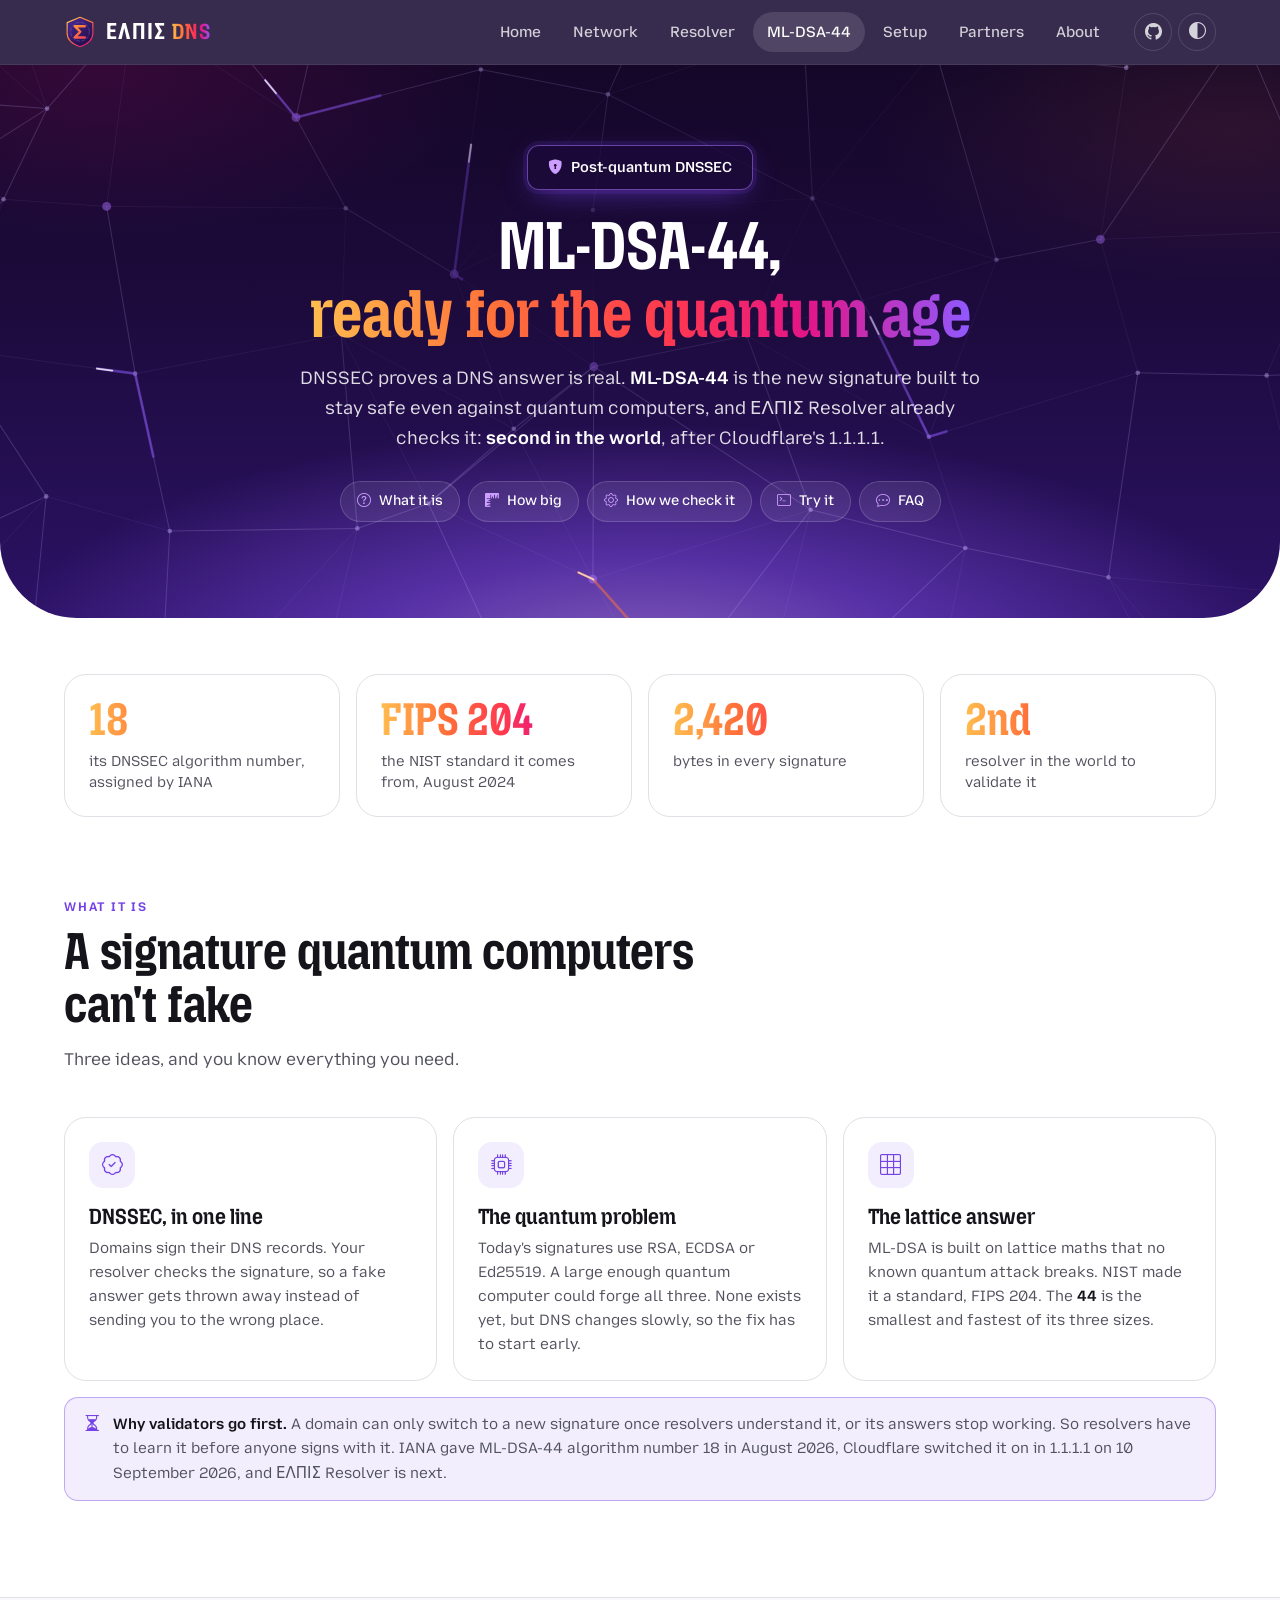
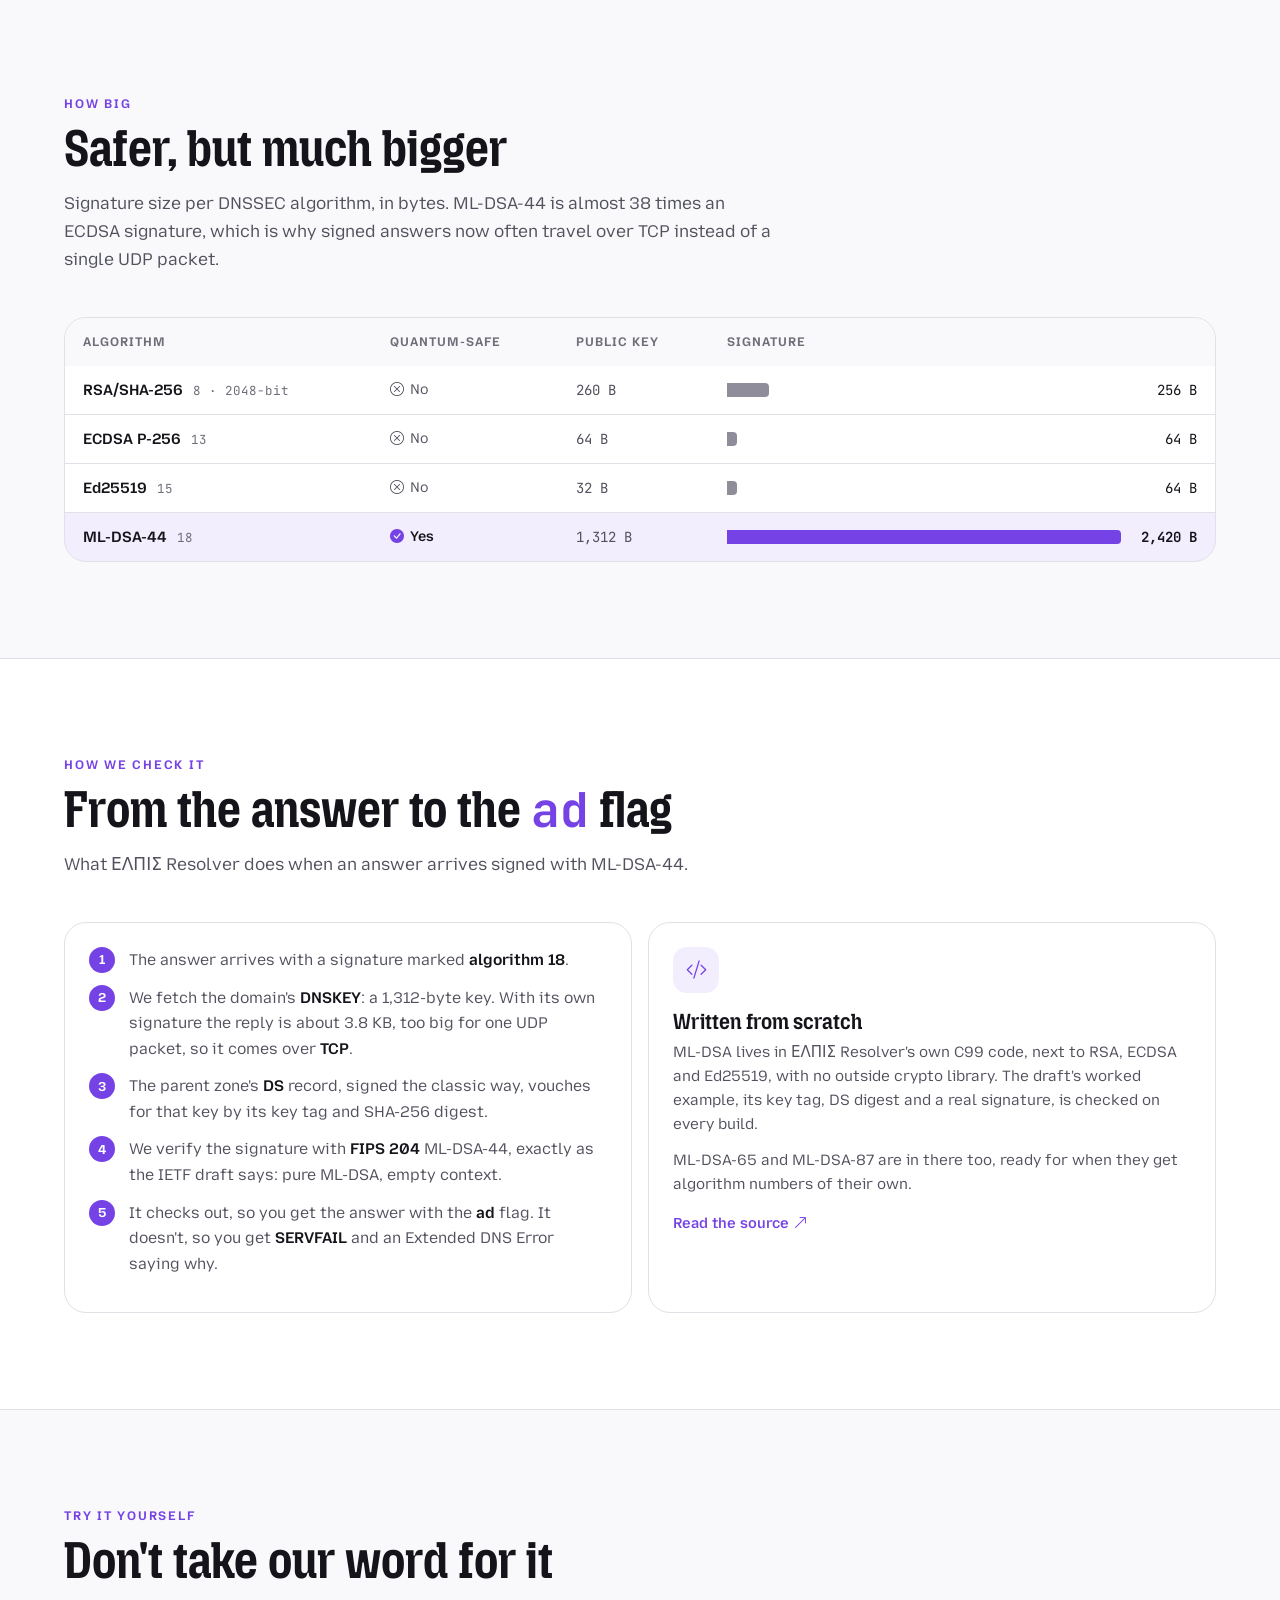
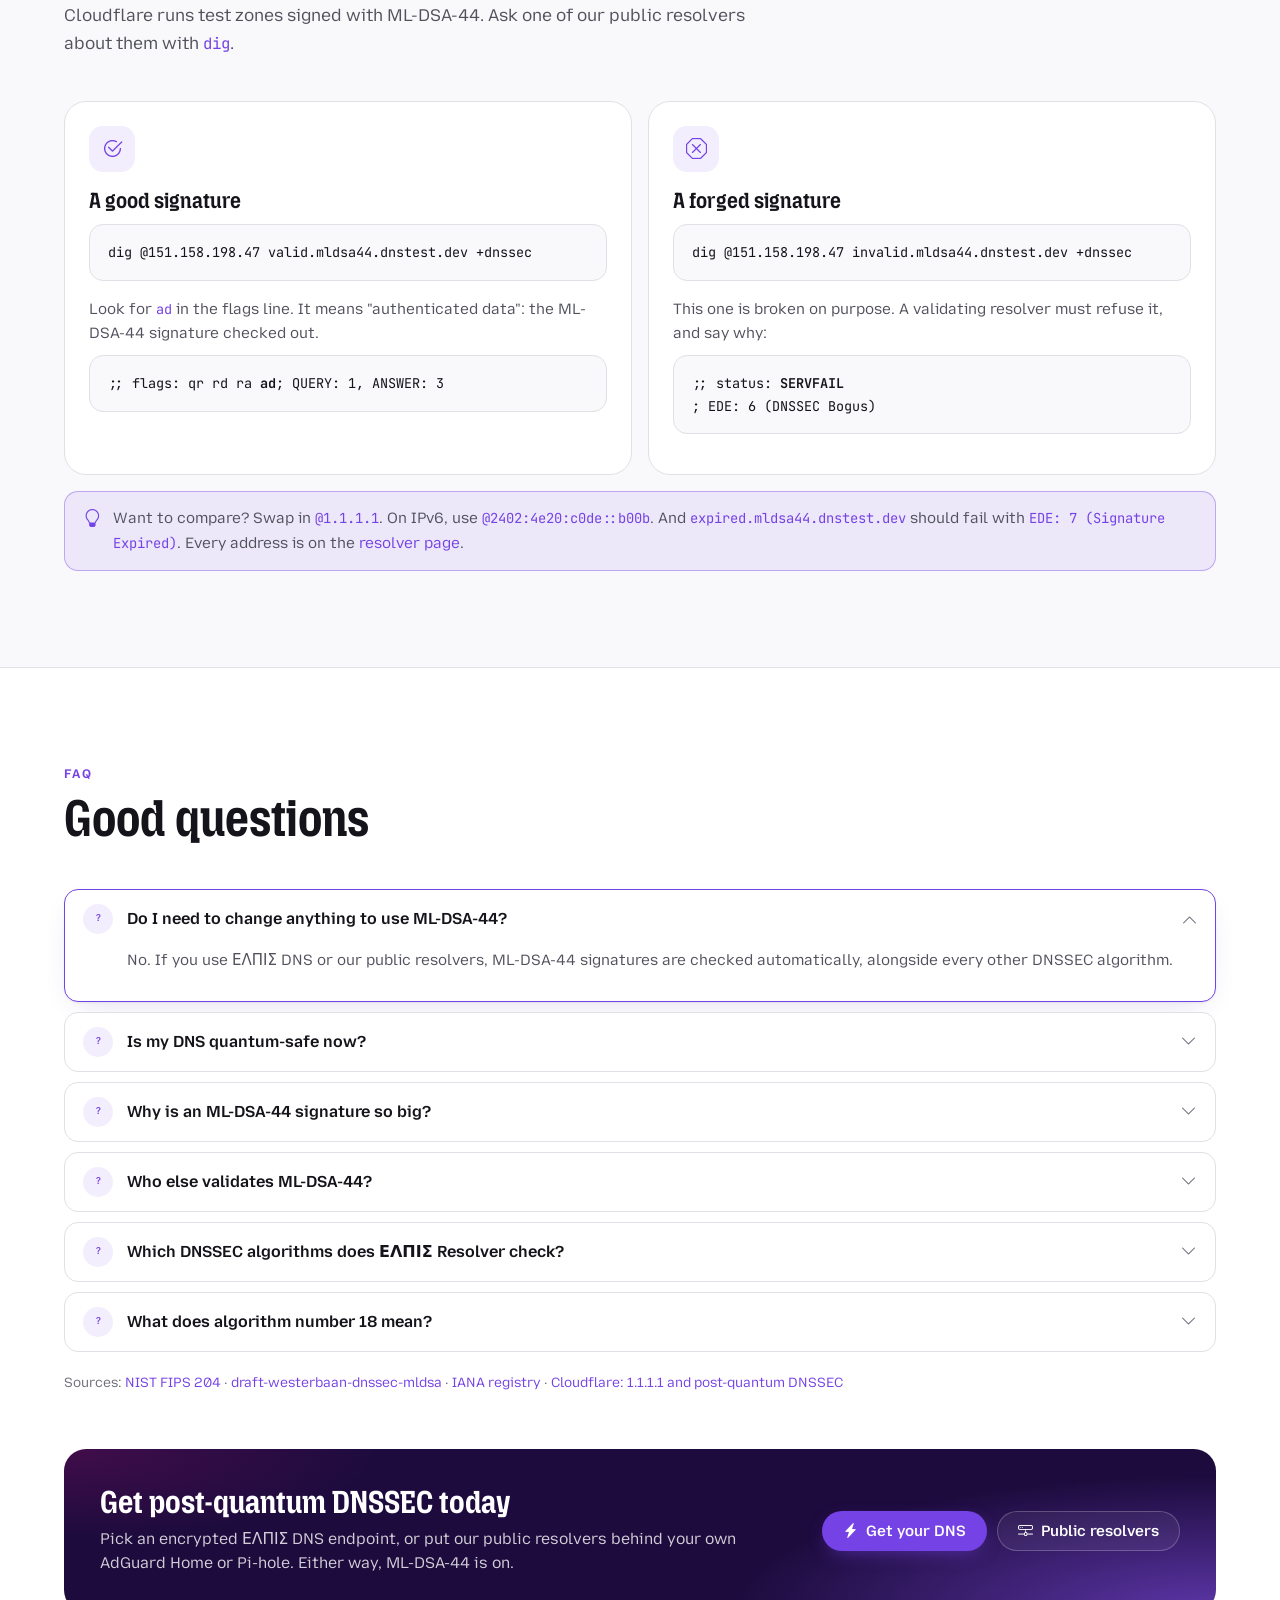
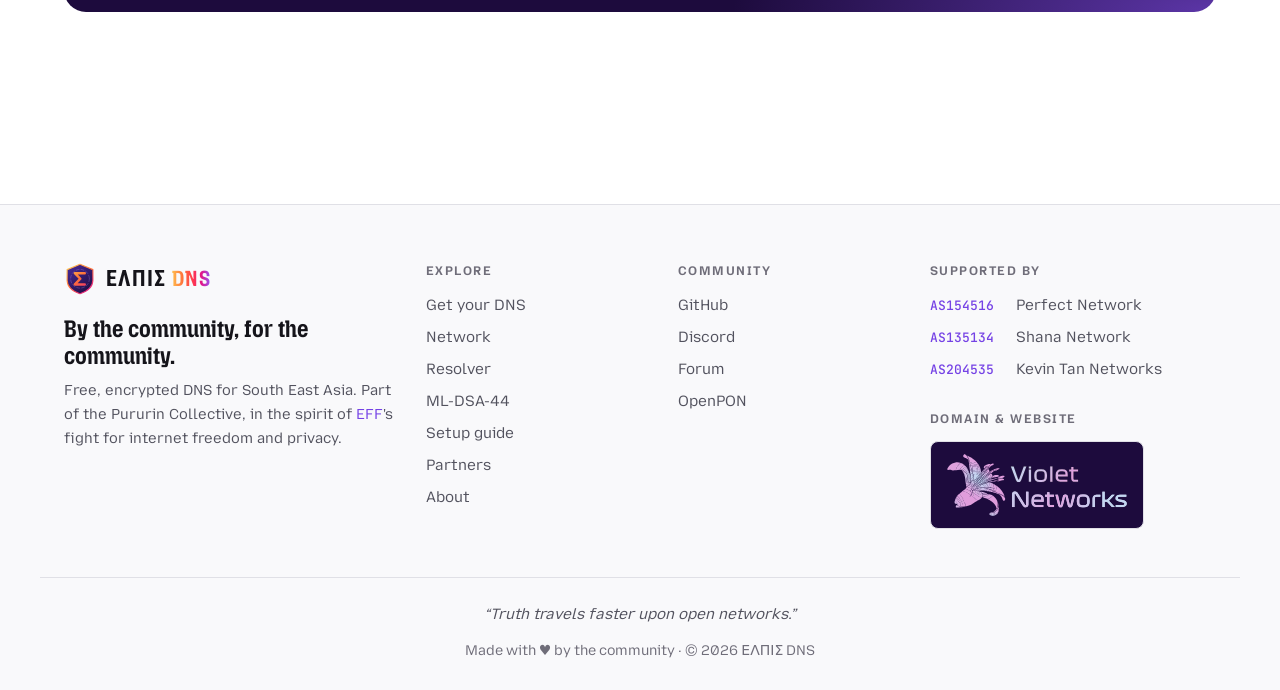
<file: ml-dsa-44.html>
<!DOCTYPE html>
<html lang="en">
<head>
<meta charset="UTF-8" />
<meta name="viewport" content="width=device-width, initial-scale=1.0" />

<title>ML-DSA-44: post-quantum DNSSEC, validated — ΕΛΠΙΣ DNS</title>
<link rel="icon" type="image/x-icon" href="favicon.ico">
<link rel="icon" type="image/svg+xml" href="img/elpis-mark.svg?hash=22f4687a">
<link rel="apple-touch-icon" sizes="180x180" href="img/apple-touch-icon.png">

<!-- Paint the correct theme before the first frame, no white flash -->
<script>
	(function(){
		var choice = "auto";
		try { choice = localStorage.getItem("elpis-theme") || "auto"; } catch(e){}
		var dark = choice === "dark" ||
			(choice === "auto" &&
			 window.matchMedia("(prefers-color-scheme: dark)").matches);
		document.documentElement.dataset.theme = dark ? "dark" : "light";
		document.documentElement.dataset.themeChoice = choice;
	})();
</script>

<link rel="preconnect" href="https://cdn.jsdelivr.net" crossorigin>
<link href="https://cdn.jsdelivr.net/npm/bootstrap-icons@1.11.3/font/bootstrap-icons.min.css" rel="stylesheet">

<link rel="preconnect" href="https://fonts.googleapis.com">
<link rel="preconnect" href="https://fonts.gstatic.com" crossorigin>
<link href="https://fonts.googleapis.com/css2?family=Mozilla+Headline:wdth,wght@75..100,500..700&family=Mozilla+Text:wght@400..700&family=JetBrains+Mono:wght@400;500&display=swap" rel="stylesheet">
<!-- Mozilla's fonts carry no Greek: this one is only the letters of ΕΛΠΙΣ -->
<link href="https://fonts.googleapis.com/css2?family=Roboto+Condensed:wght@700&text=%CE%95%CE%9B%CE%A0%CE%99%CE%A3&display=swap" rel="stylesheet">

<link href="style-main.css?hash=74386bac" rel="stylesheet">
<link href="style-mobile.css?hash=5f87fafb" rel="stylesheet">

<meta name="description" content="ML-DSA-44 is post-quantum DNSSEC: FIPS 204, algorithm 18. ΕΛΠΙΣ Resolver validates it, second in the world after 1.1.1.1. See how, and test it yourself.">
<link rel="canonical" href="https://elpis.violetnetworks.xyz/ml-dsa-44.html">
<meta name="robots" content="index, follow, max-image-preview:large, max-snippet:-1, max-video-preview:-1">
<meta name="author" content="ΕΛΠΙΣ DNS">

<!-- Open Graph: Facebook, Discord, Telegram, Slack, WhatsApp, LinkedIn -->
<meta property="og:type" content="article">
<meta property="og:site_name" content="ΕΛΠΙΣ DNS">
<meta property="og:locale" content="en_US">
<meta property="og:url" content="https://elpis.violetnetworks.xyz/ml-dsa-44.html">
<meta property="og:title" content="ML-DSA-44: post-quantum DNSSEC, validated">
<meta property="og:description" content="The DNSSEC signature built to survive quantum computers. ΕΛΠΙΣ Resolver checks it, second in the world after Cloudflare's 1.1.1.1. Here's how, and how to test it yourself.">
<meta property="og:image" content="https://elpis.violetnetworks.xyz/img/og-ml-dsa-44.jpg">
<meta property="og:image:secure_url" content="https://elpis.violetnetworks.xyz/img/og-ml-dsa-44.jpg">
<meta property="og:image:type" content="image/jpeg">
<meta property="og:image:width" content="1200">
<meta property="og:image:height" content="630">
<meta property="og:image:alt" content="ML-DSA-44, post-quantum DNSSEC: algorithm 18, FIPS 204, validated by ΕΛΠΙΣ Resolver, second in the world.">
<meta property="article:published_time" content="2026-10-02T00:00:00+08:00">
<meta property="article:modified_time" content="2026-10-02T00:00:00+08:00">
<meta property="article:section" content="DNSSEC">
<meta property="article:tag" content="ML-DSA-44">
<meta property="article:tag" content="Post-quantum cryptography">
<meta property="article:tag" content="DNSSEC">

<!-- X / Twitter -->
<meta name="twitter:card" content="summary_large_image">
<meta name="twitter:url" content="https://elpis.violetnetworks.xyz/ml-dsa-44.html">
<meta name="twitter:title" content="ML-DSA-44: post-quantum DNSSEC, validated">
<meta name="twitter:description" content="The DNSSEC signature built to survive quantum computers. ΕΛΠΙΣ Resolver checks it, second in the world after 1.1.1.1.">
<meta name="twitter:image" content="https://elpis.violetnetworks.xyz/img/og-ml-dsa-44.jpg">
<meta name="twitter:image:alt" content="ML-DSA-44, post-quantum DNSSEC: algorithm 18, FIPS 204, validated by ΕΛΠΙΣ Resolver, second in the world.">

<!-- The stripe Discord paints down the side of the embed -->
<meta name="theme-color" content="#1d0b3d">

<script type="application/ld+json">
{
	"@context": "https://schema.org",
	"@graph": [
		{
			"@type": "TechArticle",
			"@id": "https://elpis.violetnetworks.xyz/ml-dsa-44.html#article",
			"headline": "ML-DSA-44: post-quantum DNSSEC, validated",
			"description": "What ML-DSA-44 is, why DNSSEC needs it, how ΕΛΠΙΣ Resolver validates it, and how to test it yourself.",
			"image": "https://elpis.violetnetworks.xyz/img/og-ml-dsa-44.jpg",
			"datePublished": "2026-10-02",
			"dateModified": "2026-10-02",
			"inLanguage": "en",
			"proficiencyLevel": "Beginner",
			"mainEntityOfPage": "https://elpis.violetnetworks.xyz/ml-dsa-44.html",
			"isPartOf": {
				"@id": "https://elpis.violetnetworks.xyz/#website"
			},
			"author": {
				"@id": "https://elpis.violetnetworks.xyz/#org"
			},
			"publisher": {
				"@id": "https://elpis.violetnetworks.xyz/#org"
			},
			"about": [
				{
					"@type": "DefinedTerm",
					"name": "ML-DSA-44",
					"description": "The smallest parameter set of ML-DSA, the module-lattice digital signature algorithm standardised by NIST in FIPS 204. DNSSEC algorithm number 18."
				},
				{
					"@type": "Thing",
					"name": "DNSSEC",
					"sameAs": "https://en.wikipedia.org/wiki/Domain_Name_System_Security_Extensions"
				},
				{
					"@type": "Thing",
					"name": "Post-quantum cryptography",
					"sameAs": "https://en.wikipedia.org/wiki/Post-quantum_cryptography"
				}
			],
			"citation": [
				"https://csrc.nist.gov/pubs/fips/204/final",
				"https://datatracker.ietf.org/doc/draft-westerbaan-dnssec-mldsa/",
				"https://www.iana.org/assignments/dns-sec-alg-numbers"
			]
		},
		{
			"@type": "Organization",
			"@id": "https://elpis.violetnetworks.xyz/#org",
			"name": "ΕΛΠΙΣ DNS",
			"alternateName": "Elpis DNS",
			"url": "https://elpis.violetnetworks.xyz/",
			"logo": "https://elpis.violetnetworks.xyz/img/elpis-logo.svg"
		},
		{
			"@type": "FAQPage",
			"@id": "https://elpis.violetnetworks.xyz/ml-dsa-44.html#faq",
			"mainEntity": [
				{
					"@type": "Question",
					"name": "Do I need to change anything to use ML-DSA-44?",
					"acceptedAnswer": {
						"@type": "Answer",
						"text": "No. If you use ΕΛΠΙΣ DNS or our public resolvers, ML-DSA-44 signatures are checked automatically, alongside every other DNSSEC algorithm."
					}
				},
				{
					"@type": "Question",
					"name": "Is my DNS quantum-safe now?",
					"acceptedAnswer": {
						"@type": "Answer",
						"text": "Only for zones signed with ML-DSA-44, and today those are mostly test zones. The root and most top-level domains still sign with RSA or ECDSA, and the encryption on DoH and DoT is a separate matter. Validators have to come first; zones follow once enough resolvers can check the new signatures."
					}
				},
				{
					"@type": "Question",
					"name": "Why is an ML-DSA-44 signature so big?",
					"acceptedAnswer": {
						"@type": "Answer",
						"text": "Lattice signatures trade size for safety. An ML-DSA-44 signature is 2,420 bytes, almost 38 times an ECDSA P-256 signature. A signed answer often no longer fits in one UDP packet, so it moves to TCP. The resolver does that for you."
					}
				},
				{
					"@type": "Question",
					"name": "Who else validates ML-DSA-44?",
					"acceptedAnswer": {
						"@type": "Answer",
						"text": "Cloudflare's 1.1.1.1 was first, from 10 September 2026. ΕΛΠΙΣ Resolver is the second resolver in the world to validate it, and other open-source resolvers are working on it too."
					}
				},
				{
					"@type": "Question",
					"name": "Which DNSSEC algorithms does ΕΛΠΙΣ Resolver check?",
					"acceptedAnswer": {
						"@type": "Answer",
						"text": "RSA from 1024 to 4096 bits, ECDSA P-256 and P-384, Ed25519, and ML-DSA-44, with ML-DSA-65 and ML-DSA-87 ready for when they are given algorithm numbers. All of it is implemented from scratch in C99."
					}
				},
				{
					"@type": "Question",
					"name": "What does algorithm number 18 mean?",
					"acceptedAnswer": {
						"@type": "Answer",
						"text": "Every DNSSEC signature says which algorithm made it, as a number from the IANA registry. ML-DSA-44 was given number 18 in August 2026, from the draft by Bas Westerbaan and Sophie Schmieg."
					}
				}
			]
		},
		{
			"@type": "BreadcrumbList",
			"itemListElement": [
				{
					"@type": "ListItem",
					"position": 1,
					"name": "ΕΛΠΙΣ DNS",
					"item": "https://elpis.violetnetworks.xyz/"
				},
				{
					"@type": "ListItem",
					"position": 2,
					"name": "ML-DSA-44",
					"item": "https://elpis.violetnetworks.xyz/ml-dsa-44.html"
				}
			]
		}
	]
}
</script>
</head>

<body>

<a class="skip-link" href="#main">Skip to content</a>

<!-- Top bar -->
<header class="topbar">
	<div class="wrap topbar-inner">

		<a class="brand" href="index.html">
			<img src="img/elpis-mark.svg?hash=22f4687a" alt="" class="brand-mark" width="32" height="32">
			<span class="brand-name">ΕΛΠΙΣ <span class="brand-dns">DNS</span></span>
		</a>

		<nav class="nav" id="nav" aria-label="Main">
			<a href="index.html">Home</a>
			<a href="network.html">Network</a>
			<a href="resolver.html">Resolver</a>
			<a href="ml-dsa-44.html" aria-current="page">ML-DSA-44</a>
			<a href="setup.html">Setup</a>
			<a href="partners.html">Partners</a>
			<a href="mission.html">About</a>
		</nav>

		<div class="topbar-tools">
			<a class="icon-btn" href="https://github.com/PururinCollective/ElpisDNS" target="_blank" rel="noopener" title="Source on GitHub" aria-label="Source on GitHub">
				<i class="bi bi-github"></i>
			</a>
			<button class="icon-btn" id="theme-btn" type="button" title="Theme" aria-label="Theme">
				<i class="bi bi-circle-half"></i>
			</button>
			<button class="icon-btn nav-toggle" id="nav-btn" type="button" aria-label="Menu" aria-expanded="false" aria-controls="nav">
				<i class="bi bi-list"></i>
			</button>
		</div>
	</div>
</header>

<section class="page-hero on-night">
	<div class="wrap">
		<span class="page-pill"><i class="bi bi-shield-lock-fill"></i> Post-quantum DNSSEC</span>
		<h1 class="page-title">ML-DSA-44,<br><span class="flame">ready for the quantum age</span></h1>
		<p class="page-lead">
			DNSSEC proves a DNS answer is real. <b>ML-DSA-44</b> is the new signature
			built to stay safe even against quantum computers, and ΕΛΠΙΣ Resolver
			already checks it: <b>second in the world</b>, after Cloudflare's 1.1.1.1.
		</p>
		<div class="jump">
			<a href="#what"><i class="bi bi-question-circle"></i> What it is</a>
			<a href="#size"><i class="bi bi-rulers"></i> How big</a>
			<a href="#how"><i class="bi bi-gear"></i> How we check it</a>
			<a href="#try"><i class="bi bi-terminal"></i> Try it</a>
			<a href="#faq"><i class="bi bi-chat-dots"></i> FAQ</a>
		</div>
	</div>
</section>

<main id="main">

	<!-- The numbers -->
	<section class="section section-tight">
		<div class="wrap">

			<div class="stats">

				<div class="stat">
					<div class="stat-num">18</div>
					<p class="stat-text">its DNSSEC algorithm number, assigned by IANA</p>
				</div>

				<div class="stat">
					<div class="stat-num">FIPS 204</div>
					<p class="stat-text">the NIST standard it comes from, August 2024</p>
				</div>

				<div class="stat">
					<div class="stat-num">2,420</div>
					<p class="stat-text">bytes in every signature</p>
				</div>

				<div class="stat">
					<div class="stat-num">2nd</div>
					<p class="stat-text">resolver in the world to validate it</p>
				</div>
			</div>

			<!-- What it is -->
			<div class="section-head" id="what">
				<p class="eyebrow">What it is</p>
				<h2 class="section-title">A signature quantum computers can't fake</h2>
				<p class="section-lead">
					Three ideas, and you know everything you need.
				</p>
			</div>

			<div class="cards">

				<div class="card">
					<span class="card-icon"><i class="bi bi-patch-check"></i></span>
					<h3 class="card-title">DNSSEC, in one line</h3>
					<p class="card-text">
						Domains sign their DNS records. Your resolver checks the signature,
						so a fake answer gets thrown away instead of sending you to the
						wrong place.
					</p>
				</div>

				<div class="card">
					<span class="card-icon"><i class="bi bi-cpu"></i></span>
					<h3 class="card-title">The quantum problem</h3>
					<p class="card-text">
						Today's signatures use RSA, ECDSA or Ed25519. A large enough quantum
						computer could forge all three. None exists yet, but DNS changes
						slowly, so the fix has to start early.
					</p>
				</div>

				<div class="card">
					<span class="card-icon"><i class="bi bi-grid-3x3"></i></span>
					<h3 class="card-title">The lattice answer</h3>
					<p class="card-text">
						ML-DSA is built on lattice maths that no known quantum attack breaks.
						NIST made it a standard, FIPS 204. The <b>44</b> is the smallest and
						fastest of its three sizes.
					</p>
				</div>
			</div>

			<div class="note">
				<i class="bi bi-hourglass-split"></i>
				<div>
					<b>Why validators go first.</b> A domain can only switch to a new
					signature once resolvers understand it, or its answers stop working.
					So resolvers have to learn it before anyone signs with it. IANA gave
					ML-DSA-44 algorithm number 18 in August 2026, Cloudflare switched it on
					in 1.1.1.1 on 10 September 2026, and ΕΛΠΙΣ Resolver is next.
				</div>
			</div>
		</div>
	</section>

	<!-- Size -->
	<section class="section section-alt" id="size">
		<div class="wrap">

			<div class="section-head">
				<p class="eyebrow">How big</p>
				<h2 class="section-title">Safer, but much bigger</h2>
				<p class="section-lead">
					Signature size per DNSSEC algorithm, in bytes. ML-DSA-44 is almost
					38 times an ECDSA signature, which is why signed answers now often
					travel over TCP instead of a single UDP packet.
				</p>
			</div>

			<div class="table-wrap">
				<table class="ip-table size-table">
					<caption class="visually-hidden">DNSSEC algorithms compared: algorithm number, quantum safety, public key size and signature size in bytes.</caption>
					<thead>
						<tr>
							<th scope="col">Algorithm</th>
							<th scope="col">Quantum-safe</th>
							<th scope="col">Public key</th>
							<th scope="col" class="size-col">Signature</th>
						</tr>
					</thead>
					<tbody>
						<tr>
							<th scope="row"><span class="srv-name">RSA/SHA-256</span> <span class="alg-num">8 &middot; 2048-bit</span></th>
							<td data-label="Quantum"><span class="safe-no"><i class="bi bi-x-circle"></i> No</span></td>
							<td data-label="Key">260 B</td>
							<td data-label="Sig" class="size-col">
								<span class="size-cell">
									<span class="size-bar"><i style="--w:10.58%" title="RSA/SHA-256 signature: 256 bytes"></i></span>
									<span class="size-val">256 B</span>
								</span>
							</td>
						</tr>
						<tr>
							<th scope="row"><span class="srv-name">ECDSA P-256</span> <span class="alg-num">13</span></th>
							<td data-label="Quantum"><span class="safe-no"><i class="bi bi-x-circle"></i> No</span></td>
							<td data-label="Key">64 B</td>
							<td data-label="Sig" class="size-col">
								<span class="size-cell">
									<span class="size-bar"><i style="--w:2.64%" title="ECDSA P-256 signature: 64 bytes"></i></span>
									<span class="size-val">64 B</span>
								</span>
							</td>
						</tr>
						<tr>
							<th scope="row"><span class="srv-name">Ed25519</span> <span class="alg-num">15</span></th>
							<td data-label="Quantum"><span class="safe-no"><i class="bi bi-x-circle"></i> No</span></td>
							<td data-label="Key">32 B</td>
							<td data-label="Sig" class="size-col">
								<span class="size-cell">
									<span class="size-bar"><i style="--w:2.64%" title="Ed25519 signature: 64 bytes"></i></span>
									<span class="size-val">64 B</span>
								</span>
							</td>
						</tr>
						<tr class="is-hero">
							<th scope="row"><span class="srv-name">ML-DSA-44</span> <span class="alg-num">18</span></th>
							<td data-label="Quantum"><span class="safe-yes"><i class="bi bi-check-circle-fill"></i> Yes</span></td>
							<td data-label="Key">1,312 B</td>
							<td data-label="Sig" class="size-col">
								<span class="size-cell">
									<span class="size-bar"><i style="--w:100%" title="ML-DSA-44 signature: 2,420 bytes, almost 38 times ECDSA P-256"></i></span>
									<span class="size-val">2,420 B</span>
								</span>
							</td>
						</tr>
					</tbody>
				</table>
			</div>
		</div>
	</section>

	<!-- How -->
	<section class="section" id="how">
		<div class="wrap">

			<div class="section-head">
				<p class="eyebrow">How we check it</p>
				<h2 class="section-title">From the answer to the <code class="inline-code">ad</code> flag</h2>
				<p class="section-lead">
					What ΕΛΠΙΣ Resolver does when an answer arrives signed with ML-DSA-44.
				</p>
			</div>

			<div class="cards cards-2">

				<div class="card">
					<ol class="doc-steps">
						<li>The answer arrives with a signature marked <b>algorithm 18</b>.</li>
						<li>We fetch the domain's <b>DNSKEY</b>: a 1,312-byte key. With its own signature the reply is about 3.8 KB, too big for one UDP packet, so it comes over <b>TCP</b>.</li>
						<li>The parent zone's <b>DS</b> record, signed the classic way, vouches for that key by its key tag and SHA-256 digest.</li>
						<li>We verify the signature with <b>FIPS 204</b> ML-DSA-44, exactly as the IETF draft says: pure ML-DSA, empty context.</li>
						<li>It checks out, so you get the answer with the <b>ad</b> flag. It doesn't, so you get <b>SERVFAIL</b> and an Extended DNS Error saying why.</li>
					</ol>
				</div>

				<div class="card">
					<span class="card-icon"><i class="bi bi-code-slash"></i></span>
					<h3 class="card-title">Written from scratch</h3>
					<p class="card-text">
						ML-DSA lives in ΕΛΠΙΣ Resolver's own C99 code, next to RSA, ECDSA and
						Ed25519, with no outside crypto library. The draft's worked example,
						its key tag, DS digest and a real signature, is checked on every build.
					</p>
					<p class="card-text" style="margin-top:12px">
						ML-DSA-65 and ML-DSA-87 are in there too, ready for when they get
						algorithm numbers of their own.
					</p>
					<a class="card-more" href="https://github.com/PururinCollective/elpis-resolver" target="_blank" rel="noopener">
						Read the source <i class="bi bi-arrow-up-right"></i>
					</a>
				</div>
			</div>
		</div>
	</section>

	<!-- Try it -->
	<section class="section section-alt" id="try">
		<div class="wrap">

			<div class="section-head">
				<p class="eyebrow">Try it yourself</p>
				<h2 class="section-title">Don't take our word for it</h2>
				<p class="section-lead">
					Cloudflare runs test zones signed with ML-DSA-44. Ask one of our
					public resolvers about them with <code class="inline-code">dig</code>.
				</p>
			</div>

			<div class="cards cards-2">

				<div class="card">
					<span class="card-icon"><i class="bi bi-check2-circle"></i></span>
					<h3 class="card-title">A good signature</h3>
					<div class="code-block"><pre>dig @151.158.198.47 valid.mldsa44.dnstest.dev +dnssec</pre></div>
					<p class="card-text">
						Look for <code>ad</code> in the flags line. It means "authenticated
						data": the ML-DSA-44 signature checked out.
					</p>
					<div class="code-block"><pre>;; flags: qr rd ra <b>ad</b>; QUERY: 1, ANSWER: 3</pre></div>
				</div>

				<div class="card">
					<span class="card-icon"><i class="bi bi-x-octagon"></i></span>
					<h3 class="card-title">A forged signature</h3>
					<div class="code-block"><pre>dig @151.158.198.47 invalid.mldsa44.dnstest.dev +dnssec</pre></div>
					<p class="card-text">
						This one is broken on purpose. A validating resolver must refuse it,
						and say why:
					</p>
					<div class="code-block"><pre>;; status: <b>SERVFAIL</b>
; EDE: 6 (DNSSEC Bogus)</pre></div>
				</div>
			</div>

			<div class="note">
				<i class="bi bi-lightbulb"></i>
				<div>
					Want to compare? Swap in <code>@1.1.1.1</code>. On IPv6, use
					<code>@2402:4e20:c0de::b00b</code>. And
					<code>expired.mldsa44.dnstest.dev</code> should fail with
					<code>EDE: 7 (Signature Expired)</code>. Every address is on the
					<a href="resolver.html#public">resolver page</a>.
				</div>
			</div>
		</div>
	</section>

	<!-- FAQ -->
	<section class="section" id="faq">
		<div class="wrap">

			<div class="section-head">
				<p class="eyebrow">FAQ</p>
				<h2 class="section-title">Good questions</h2>
			</div>

			<div class="blacklist">

				<details class="bl-item" open>
					<summary>
						<span class="bl-index"><i class="bi bi-question"></i></span>
						<span class="bl-name">Do I need to change anything to use ML-DSA-44?</span>
						<i class="bi bi-chevron-down bl-chev"></i>
					</summary>
					<div class="bl-body">
						<p class="bl-text">
							No. If you use ΕΛΠΙΣ DNS or our public resolvers, ML-DSA-44
							signatures are checked automatically, alongside every other
							DNSSEC algorithm.
						</p>
					</div>
				</details>

				<details class="bl-item">
					<summary>
						<span class="bl-index"><i class="bi bi-question"></i></span>
						<span class="bl-name">Is my DNS quantum-safe now?</span>
						<i class="bi bi-chevron-down bl-chev"></i>
					</summary>
					<div class="bl-body">
						<p class="bl-text">
							Only for zones signed with ML-DSA-44, and today those are mostly
							test zones. The root and most top-level domains still sign with
							RSA or ECDSA, and the encryption on DoH and DoT is a separate
							matter. Validators have to come first; zones follow once enough
							resolvers can check the new signatures.
						</p>
					</div>
				</details>

				<details class="bl-item">
					<summary>
						<span class="bl-index"><i class="bi bi-question"></i></span>
						<span class="bl-name">Why is an ML-DSA-44 signature so big?</span>
						<i class="bi bi-chevron-down bl-chev"></i>
					</summary>
					<div class="bl-body">
						<p class="bl-text">
							Lattice signatures trade size for safety. An ML-DSA-44 signature
							is 2,420 bytes, almost 38 times an ECDSA P-256 signature. A signed
							answer often no longer fits in one UDP packet, so it moves to TCP.
							The resolver does that for you.
						</p>
					</div>
				</details>

				<details class="bl-item">
					<summary>
						<span class="bl-index"><i class="bi bi-question"></i></span>
						<span class="bl-name">Who else validates ML-DSA-44?</span>
						<i class="bi bi-chevron-down bl-chev"></i>
					</summary>
					<div class="bl-body">
						<p class="bl-text">
							Cloudflare's 1.1.1.1 was first, from 10 September 2026. ΕΛΠΙΣ
							Resolver is the second resolver in the world to validate it, and
							other open-source resolvers are working on it too.
						</p>
					</div>
				</details>

				<details class="bl-item">
					<summary>
						<span class="bl-index"><i class="bi bi-question"></i></span>
						<span class="bl-name">Which DNSSEC algorithms does ΕΛΠΙΣ Resolver check?</span>
						<i class="bi bi-chevron-down bl-chev"></i>
					</summary>
					<div class="bl-body">
						<p class="bl-text">
							RSA from 1024 to 4096 bits, ECDSA P-256 and P-384, Ed25519, and
							ML-DSA-44, with ML-DSA-65 and ML-DSA-87 ready for when they are
							given algorithm numbers. All of it is implemented from scratch in C99.
						</p>
					</div>
				</details>

				<details class="bl-item">
					<summary>
						<span class="bl-index"><i class="bi bi-question"></i></span>
						<span class="bl-name">What does algorithm number 18 mean?</span>
						<i class="bi bi-chevron-down bl-chev"></i>
					</summary>
					<div class="bl-body">
						<p class="bl-text">
							Every DNSSEC signature says which algorithm made it, as a number
							from the IANA registry. ML-DSA-44 was given number 18 in August
							2026, from the draft by Bas Westerbaan and Sophie Schmieg.
						</p>
						<a class="bl-src" href="https://www.iana.org/assignments/dns-sec-alg-numbers" target="_blank" rel="noopener">
							<i class="bi bi-box-arrow-up-right"></i> IANA DNSSEC algorithm numbers
						</a>
					</div>
				</details>
			</div>

			<p class="hint" style="margin-top:20px">
				Sources:
				<a href="https://csrc.nist.gov/pubs/fips/204/final" target="_blank" rel="noopener">NIST FIPS 204</a> &middot;
				<a href="https://datatracker.ietf.org/doc/draft-westerbaan-dnssec-mldsa/" target="_blank" rel="noopener">draft-westerbaan-dnssec-mldsa</a> &middot;
				<a href="https://www.iana.org/assignments/dns-sec-alg-numbers" target="_blank" rel="noopener">IANA registry</a> &middot;
				<a href="https://blog.cloudflare.com/post-quantum-dnssec-1111/" target="_blank" rel="noopener">Cloudflare: 1.1.1.1 and post-quantum DNSSEC</a>
			</p>

			<div class="cta">
				<div>
					<div class="cta-title">Get post-quantum DNSSEC today</div>
					<p class="cta-text">
						Pick an encrypted ΕΛΠΙΣ DNS endpoint, or put our public resolvers
						behind your own AdGuard Home or Pi-hole. Either way, ML-DSA-44 is on.
					</p>
				</div>
				<div class="cta-actions">
					<a class="btn btn-elpis" href="index.html#start">
						<i class="bi bi-lightning-charge-fill"></i> Get your DNS
					</a>
					<a class="btn btn-night-ghost" href="resolver.html#public">
						<i class="bi bi-hdd-network"></i> Public resolvers
					</a>
				</div>
			</div>
		</div>
	</section>
</main>

<!-- Footer -->
<footer class="footer">
	<div class="wrap footer-grid">

		<div>
			<a class="brand" href="index.html">
				<img src="img/elpis-mark.svg?hash=22f4687a" alt="" class="brand-mark" width="32" height="32">
				<span class="brand-name">ΕΛΠΙΣ <span class="brand-dns">DNS</span></span>
			</a>
			<p class="footer-slogan">By the community, for the community.</p>
			<p class="footer-text">
				Free, encrypted DNS for South East Asia. Part of the Pururin
				Collective, in the spirit of
				<a href="https://www.eff.org/" target="_blank" rel="noopener">EFF</a>'s
				fight for internet freedom and privacy.
			</p>
		</div>

		<div>
			<h2 class="footer-title">Explore</h2>
			<ul class="footer-links">
				<li><a href="index.html#start">Get your DNS</a></li>
				<li><a href="network.html">Network</a></li>
				<li><a href="resolver.html">Resolver</a></li>
				<li><a href="ml-dsa-44.html">ML-DSA-44</a></li>
				<li><a href="setup.html">Setup guide</a></li>
				<li><a href="partners.html">Partners</a></li>
				<li><a href="mission.html">About</a></li>
			</ul>
		</div>

		<div>
			<h2 class="footer-title">Community</h2>
			<ul class="footer-links">
				<li><a href="https://github.com/PururinCollective/ElpisDNS" target="_blank" rel="noopener">GitHub</a></li>
				<li><a href="https://discord.gg/aw8pt2SWnv" target="_blank" rel="noopener">Discord</a></li>
				<li><a href="https://pururin.moe/" target="_blank" rel="noopener">Forum</a></li>
				<li><a href="https://openpon.org/" target="_blank" rel="noopener">OpenPON</a></li>
			</ul>
		</div>

		<div>
			<h2 class="footer-title">Supported by</h2>
			<ul class="footer-links">
				<li><a href="https://bgp.tools/as/154516" target="_blank" rel="noopener"><span class="as-num">AS154516</span> Perfect Network</a></li>
				<li><a href="https://bgp.tools/as/135134" target="_blank" rel="noopener"><span class="as-num">AS135134</span> Shana Network</a></li>
				<li><a href="https://bgp.tools/as/204535" target="_blank" rel="noopener"><span class="as-num">AS204535</span> Kevin Tan Networks</a></li>
			</ul>

			<h2 class="footer-title footer-title-more">Domain &amp; website</h2>
			<a class="footer-sponsor" href="https://violetnetworks.xyz/" target="_blank" rel="noopener">
				<img src="img/violetnetworks-logo.svg?hash=72ef2be5" alt="Violet Networks" class="footer-sponsor-logo" width="180" height="62">
			</a>
		</div>
	</div>

	<div class="wrap footer-bottom">
		<div id="footer-quote"></div>
		<p>Made with ♥ by the community &middot; © 2026 ΕΛΠΙΣ DNS</p>
	</div>
</footer>

<script src="js/app-theme.js?hash=eeee62ab"></script>
<script src="js/app-nav.js?hash=12265ac1"></script>
<script src="js/app-setup.js?hash=f5859101"></script>
<script src="js/app-quote.js?hash=04725593"></script>

</body>
</html>
</file>
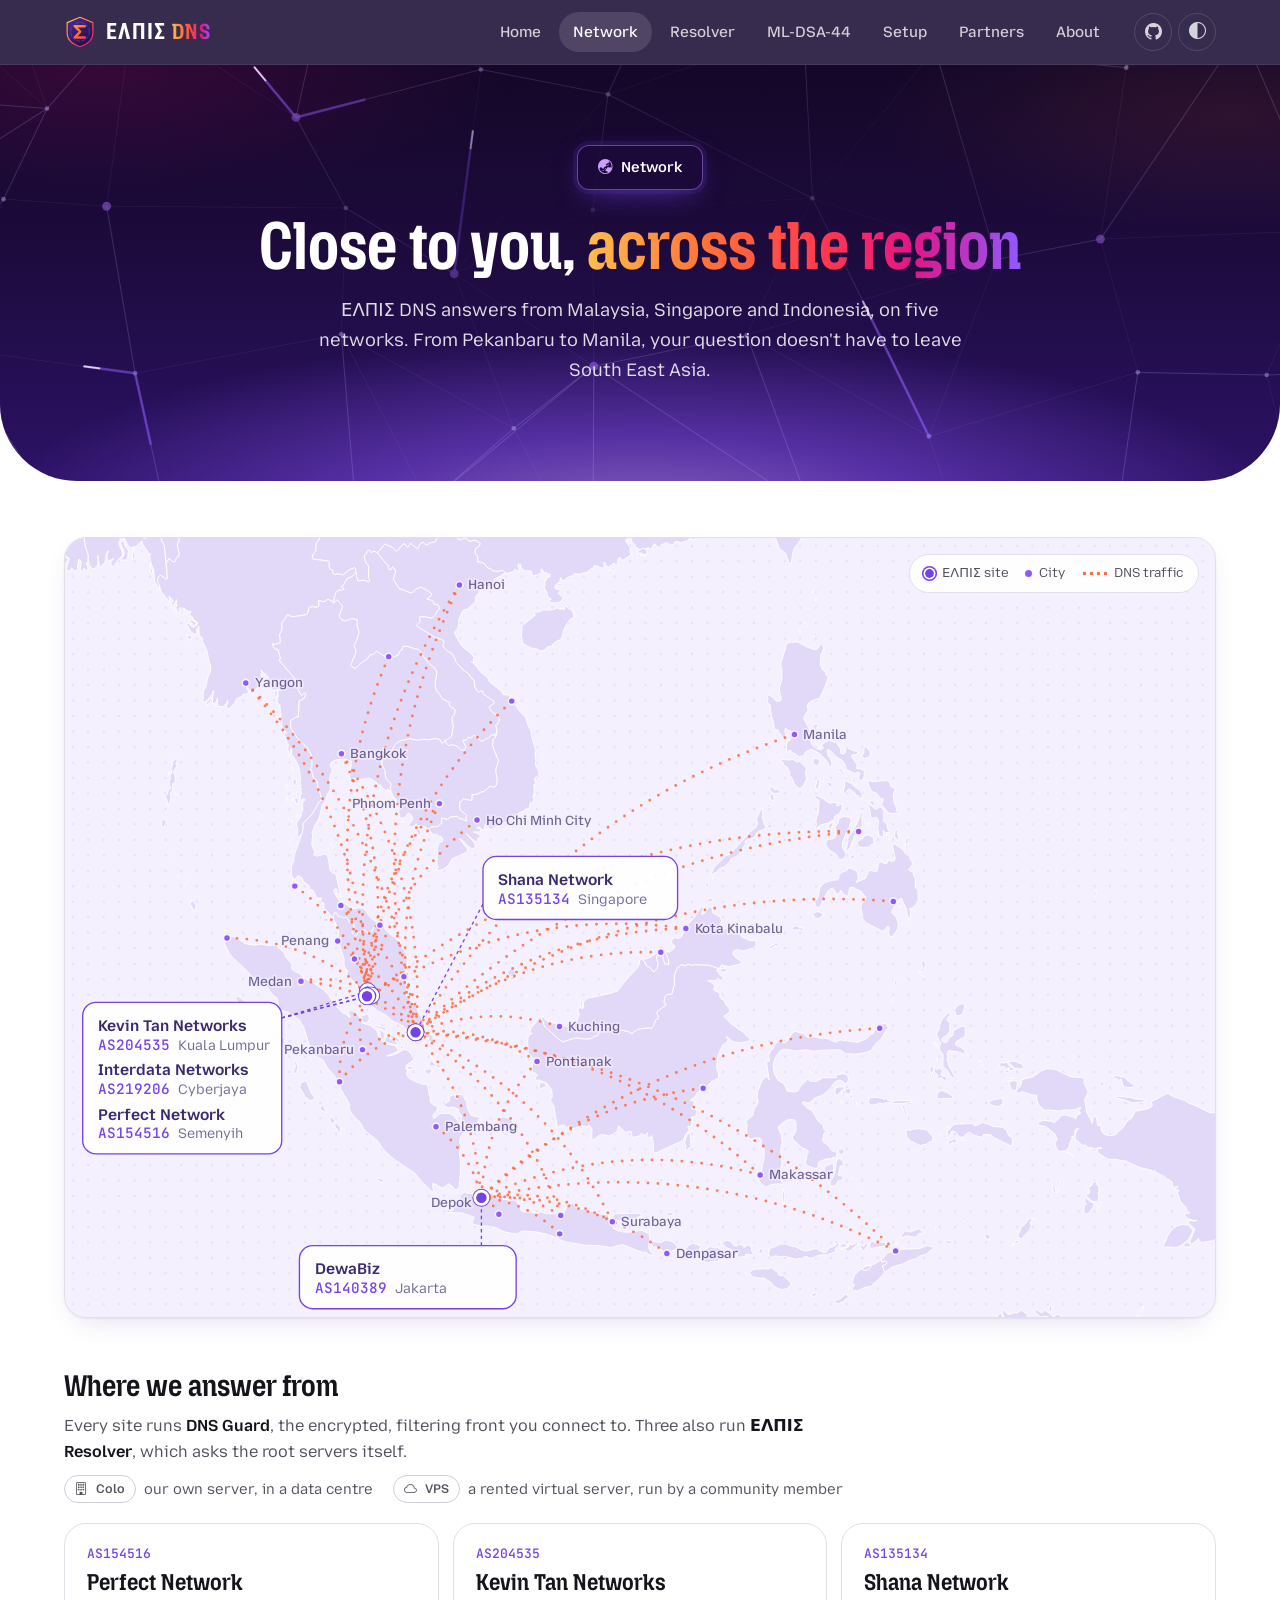
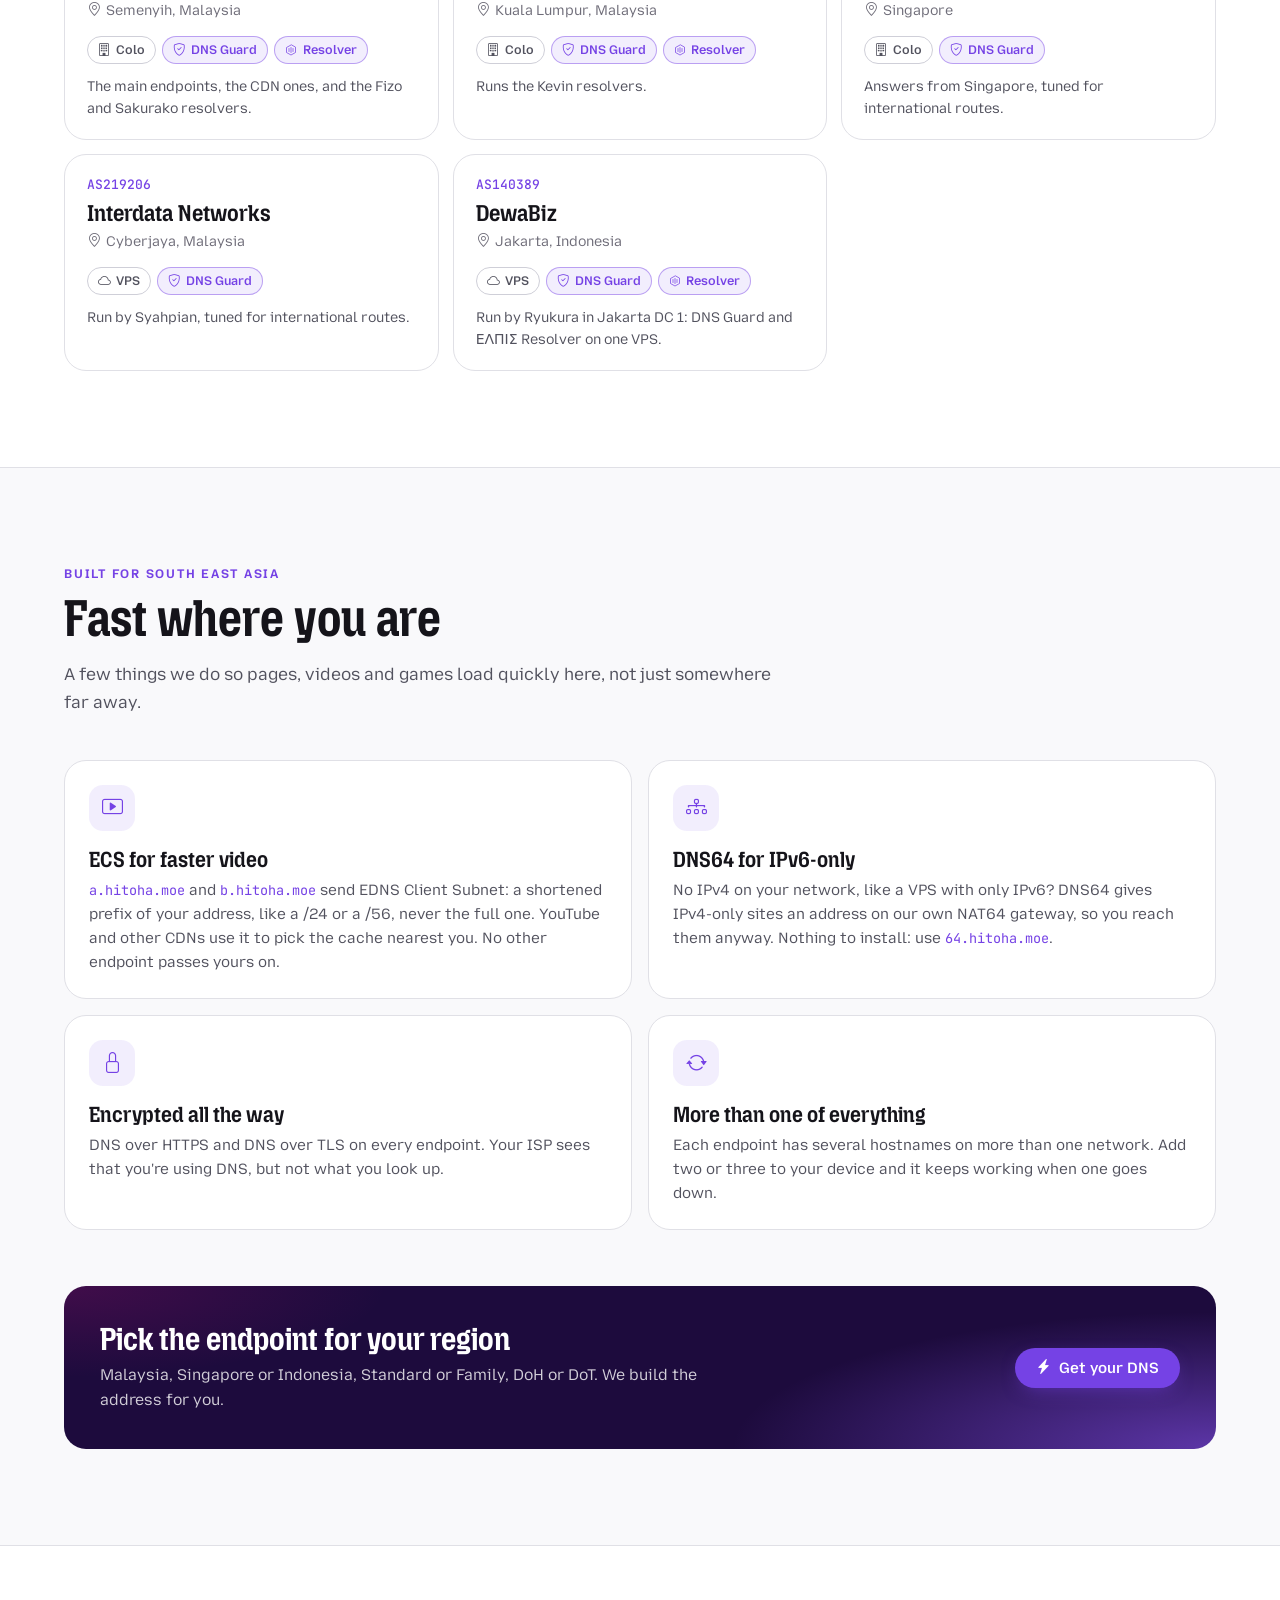
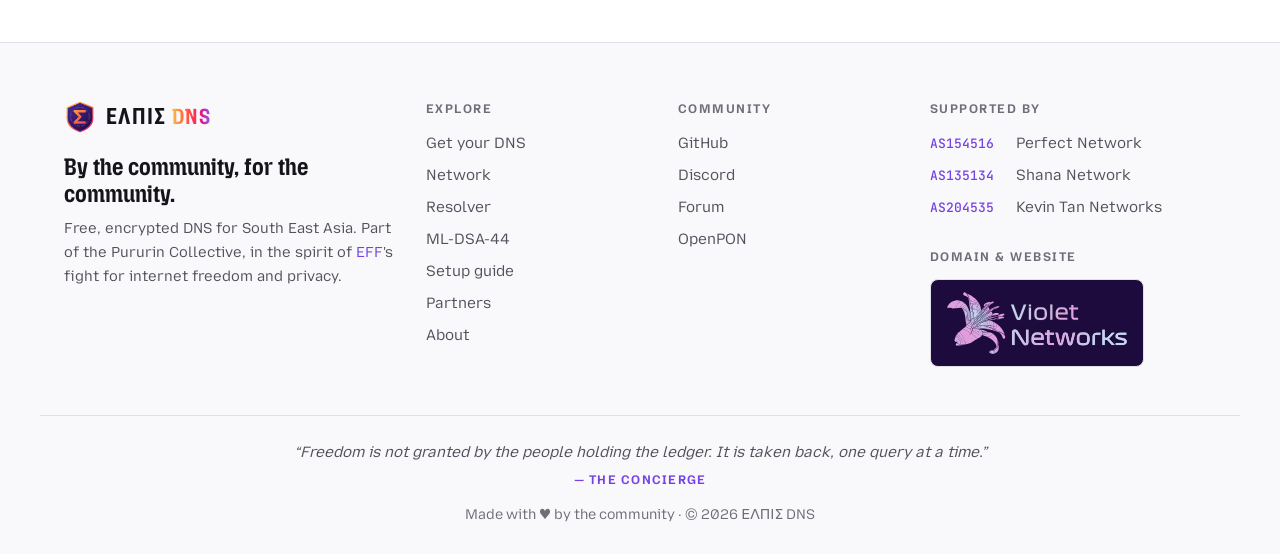
<file: network.html>
<!DOCTYPE html>
<html lang="en">
<head>
<meta charset="UTF-8" />
<meta name="viewport" content="width=device-width, initial-scale=1.0" />

<title>Our network — ΕΛΠΙΣ DNS across South East Asia</title>
<link rel="icon" type="image/x-icon" href="favicon.ico">
<link rel="icon" type="image/svg+xml" href="img/elpis-mark.svg?hash=22f4687a">
<link rel="apple-touch-icon" sizes="180x180" href="img/apple-touch-icon.png">

<!-- Paint the correct theme before the first frame, no white flash -->
<script>
	(function(){
		var choice = "auto";
		try { choice = localStorage.getItem("elpis-theme") || "auto"; } catch(e){}
		var dark = choice === "dark" ||
			(choice === "auto" &&
			 window.matchMedia("(prefers-color-scheme: dark)").matches);
		document.documentElement.dataset.theme = dark ? "dark" : "light";
		document.documentElement.dataset.themeChoice = choice;
	})();
</script>

<link rel="preconnect" href="https://cdn.jsdelivr.net" crossorigin>
<link href="https://cdn.jsdelivr.net/npm/bootstrap-icons@1.11.3/font/bootstrap-icons.min.css" rel="stylesheet">

<link rel="preconnect" href="https://fonts.googleapis.com">
<link rel="preconnect" href="https://fonts.gstatic.com" crossorigin>
<link href="https://fonts.googleapis.com/css2?family=Mozilla+Headline:wdth,wght@75..100,500..700&family=Mozilla+Text:wght@400..700&family=JetBrains+Mono:wght@400;500&display=swap" rel="stylesheet">
<!-- Mozilla's fonts carry no Greek: this one is only the letters of ΕΛΠΙΣ -->
<link href="https://fonts.googleapis.com/css2?family=Roboto+Condensed:wght@700&text=%CE%95%CE%9B%CE%A0%CE%99%CE%A3&display=swap" rel="stylesheet">

<link href="style-main.css?hash=74386bac" rel="stylesheet">
<link href="style-mobile.css?hash=5f87fafb" rel="stylesheet">

<meta name="description" content="Where Elpis DNS runs: five networks in Malaysia, Singapore and Indonesia, with DNS Guard everywhere, our own resolver, ECS for CDN speed and DNS64.">
<link rel="canonical" href="https://elpis.violetnetworks.xyz/network.html">
<meta name="robots" content="index, follow, max-image-preview:large, max-snippet:-1, max-video-preview:-1">

<!-- Open Graph: Facebook, Discord, Telegram, Slack, WhatsApp, LinkedIn -->
<meta property="og:type" content="website">
<meta property="og:site_name" content="ΕΛΠΙΣ DNS">
<meta property="og:locale" content="en_US">
<meta property="og:url" content="https://elpis.violetnetworks.xyz/network.html">
<meta property="og:title" content="The ΕΛΠΙΣ DNS network">
<meta property="og:description" content="Five networks across Malaysia, Singapore and Indonesia, one goal: private, fast DNS close to you.">
<meta property="og:image" content="https://elpis.violetnetworks.xyz/img/og-image.jpg">
<meta property="og:image:secure_url" content="https://elpis.violetnetworks.xyz/img/og-image.jpg">
<meta property="og:image:type" content="image/jpeg">
<meta property="og:image:width" content="1200">
<meta property="og:image:height" content="630">
<meta property="og:image:alt" content="ΕΛΠΙΣ DNS — By the community, for the community">

<!-- X / Twitter -->
<meta name="twitter:card" content="summary_large_image">
<meta name="twitter:url" content="https://elpis.violetnetworks.xyz/network.html">
<meta name="twitter:title" content="The ΕΛΠΙΣ DNS network">
<meta name="twitter:description" content="Five networks across Malaysia, Singapore and Indonesia, one goal: private, fast DNS close to you.">
<meta name="twitter:image" content="https://elpis.violetnetworks.xyz/img/og-image.jpg">
<meta name="twitter:image:alt" content="ΕΛΠΙΣ DNS — By the community, for the community">

<!-- The stripe Discord paints down the side of the embed -->
<meta name="theme-color" content="#1d0b3d">

<script type="application/ld+json">
{
	"@context": "https://schema.org",
	"@graph": [
		{
			"@type": "WebPage",
			"@id": "https://elpis.violetnetworks.xyz/network.html#page",
			"url": "https://elpis.violetnetworks.xyz/network.html",
			"name": "The ΕΛΠΙΣ DNS network",
			"isPartOf": {
				"@id": "https://elpis.violetnetworks.xyz/#website"
			}
		},
		{
			"@type": "BreadcrumbList",
			"itemListElement": [
				{
					"@type": "ListItem",
					"position": 1,
					"name": "ΕΛΠΙΣ DNS",
					"item": "https://elpis.violetnetworks.xyz/"
				},
				{
					"@type": "ListItem",
					"position": 2,
					"name": "Network",
					"item": "https://elpis.violetnetworks.xyz/network.html"
				}
			]
		}
	]
}
</script>
</head>

<body>

<a class="skip-link" href="#main">Skip to content</a>

<!-- Top bar -->
<header class="topbar">
	<div class="wrap topbar-inner">

		<a class="brand" href="index.html">
			<img src="img/elpis-mark.svg?hash=22f4687a" alt="" class="brand-mark" width="32" height="32">
			<span class="brand-name">ΕΛΠΙΣ <span class="brand-dns">DNS</span></span>
		</a>

		<nav class="nav" id="nav" aria-label="Main">
			<a href="index.html">Home</a>
			<a href="network.html" aria-current="page">Network</a>
			<a href="resolver.html">Resolver</a>
			<a href="ml-dsa-44.html">ML-DSA-44</a>
			<a href="setup.html">Setup</a>
			<a href="partners.html">Partners</a>
			<a href="mission.html">About</a>
		</nav>

		<div class="topbar-tools">
			<a class="icon-btn" href="https://github.com/PururinCollective/ElpisDNS" target="_blank" rel="noopener" title="Source on GitHub" aria-label="Source on GitHub">
				<i class="bi bi-github"></i>
			</a>
			<button class="icon-btn" id="theme-btn" type="button" title="Theme" aria-label="Theme">
				<i class="bi bi-circle-half"></i>
			</button>
			<button class="icon-btn nav-toggle" id="nav-btn" type="button" aria-label="Menu" aria-expanded="false" aria-controls="nav">
				<i class="bi bi-list"></i>
			</button>
		</div>
	</div>
</header>

<section class="page-hero on-night">
	<div class="wrap">
		<span class="page-pill"><i class="bi bi-globe-asia-australia"></i> Network</span>
		<h1 class="page-title">Close to you, <span class="flame">across the region</span></h1>
		<p class="page-lead">
			ΕΛΠΙΣ DNS answers from Malaysia, Singapore and Indonesia, on five
			networks. From Pekanbaru to Manila, your question doesn't have to
			leave South East Asia.
		</p>
	</div>
</section>

<main id="main">

	<!-- The map -->
	<section class="section section-tight">
		<div class="wrap">

			<div class="map-card">
				<svg class="sea-map" id="sea-map" viewBox="0 0 1040 704" data-proj="88 140 23"
					role="img" aria-labelledby="map-title">

					<title id="map-title">Map of South East Asia. ΕΛΠΙΣ DNS answers from Kuala Lumpur, Cyberjaya, Semenyih, Singapore and Jakarta, with DNS traffic arriving from cities across the region.</title>

					<defs>
						<pattern id="sea-dots" width="14" height="14" patternUnits="userSpaceOnUse">
							<circle class="map-dots" cx="7" cy="7" r="1.1"/>
						</pattern>
					</defs>

					<rect class="map-sea" width="1040" height="704"/>
					<rect width="1040" height="704" fill="url(#sea-dots)"/>

					<use class="map-land" href="img/sea-map.svg?hash=c736c038#land"/>

					<g id="map-traffic"></g>
					<g id="map-cities"></g>
					<g id="map-callouts"></g>
					<g id="map-hubs"></g>
				</svg>

				<div class="map-legend" aria-hidden="true">
					<span><i class="legend-hub"></i> ΕΛΠΙΣ site</span>
					<span><i class="legend-city"></i> City</span>
					<span><i class="legend-traffic"></i> DNS traffic</span>
				</div>
			</div>

			<h2 class="sub-title">Where we answer from</h2>

			<p class="sub-lead">
				Every site runs <b>DNS Guard</b>, the encrypted, filtering front you
				connect to. Three also run <b>ΕΛΠΙΣ Resolver</b>, which asks the root
				servers itself.
			</p>

			<div class="roles">
				<span><span class="as-tag"><i class="bi bi-building"></i> Colo</span> our own server, in a data centre</span>
				<span><span class="as-tag"><i class="bi bi-cloud"></i> VPS</span> a rented virtual server, run by a community member</span>
			</div>

			<div class="as-grid as-grid-3">

				<a class="as-card" href="https://bgp.tools/as/154516" target="_blank" rel="noopener">
					<span class="as-num">AS154516</span>
					<span class="as-name">Perfect Network</span>
					<span class="as-where"><i class="bi bi-geo-alt"></i> Semenyih, Malaysia</span>
					<span class="as-tags">
						<span class="as-tag"><i class="bi bi-building"></i> Colo</span>
						<span class="as-tag as-tag-run"><i class="bi bi-shield-check"></i> DNS Guard</span>
						<span class="as-tag as-tag-run"><i class="bi-resolver"></i> Resolver</span>
					</span>
					<span class="as-role">The main endpoints, the CDN ones, and the Fizo and Sakurako resolvers.</span>
				</a>

				<a class="as-card" href="https://bgp.tools/as/204535" target="_blank" rel="noopener">
					<span class="as-num">AS204535</span>
					<span class="as-name">Kevin Tan Networks</span>
					<span class="as-where"><i class="bi bi-geo-alt"></i> Kuala Lumpur, Malaysia</span>
					<span class="as-tags">
						<span class="as-tag"><i class="bi bi-building"></i> Colo</span>
						<span class="as-tag as-tag-run"><i class="bi bi-shield-check"></i> DNS Guard</span>
						<span class="as-tag as-tag-run"><i class="bi-resolver"></i> Resolver</span>
					</span>
					<span class="as-role">Runs the Kevin resolvers.</span>
				</a>

				<a class="as-card" href="https://bgp.tools/as/135134" target="_blank" rel="noopener">
					<span class="as-num">AS135134</span>
					<span class="as-name">Shana Network</span>
					<span class="as-where"><i class="bi bi-geo-alt"></i> Singapore</span>
					<span class="as-tags">
						<span class="as-tag"><i class="bi bi-building"></i> Colo</span>
						<span class="as-tag as-tag-run"><i class="bi bi-shield-check"></i> DNS Guard</span>
					</span>
					<span class="as-role">Answers from Singapore, tuned for international routes.</span>
				</a>

				<a class="as-card" href="https://bgp.tools/as/219206" target="_blank" rel="noopener">
					<span class="as-num">AS219206</span>
					<span class="as-name">Interdata Networks</span>
					<span class="as-where"><i class="bi bi-geo-alt"></i> Cyberjaya, Malaysia</span>
					<span class="as-tags">
						<span class="as-tag"><i class="bi bi-cloud"></i> VPS</span>
						<span class="as-tag as-tag-run"><i class="bi bi-shield-check"></i> DNS Guard</span>
					</span>
					<span class="as-role">Run by Syahpian, tuned for international routes.</span>
				</a>

				<a class="as-card" href="https://bgp.tools/as/140389" target="_blank" rel="noopener">
					<span class="as-num">AS140389</span>
					<span class="as-name">DewaBiz</span>
					<span class="as-where"><i class="bi bi-geo-alt"></i> Jakarta, Indonesia</span>
					<span class="as-tags">
						<span class="as-tag"><i class="bi bi-cloud"></i> VPS</span>
						<span class="as-tag as-tag-run"><i class="bi bi-shield-check"></i> DNS Guard</span>
						<span class="as-tag as-tag-run"><i class="bi-resolver"></i> Resolver</span>
					</span>
					<span class="as-role">Run by Ryukura in Jakarta DC 1: DNS Guard and ΕΛΠΙΣ Resolver on one VPS.</span>
				</a>
			</div>
		</div>
	</section>

	<!-- What makes it fast -->
	<section class="section section-alt">
		<div class="wrap">

			<div class="section-head">
				<p class="eyebrow">Built for South East Asia</p>
				<h2 class="section-title">Fast where you are</h2>
				<p class="section-lead">
					A few things we do so pages, videos and games load quickly here,
					not just somewhere far away.
				</p>
			</div>

			<div class="cards cards-2">

				<div class="card">
					<span class="card-icon"><i class="bi bi-play-btn"></i></span>
					<h3 class="card-title">ECS for faster video</h3>
					<p class="card-text">
						<code>a.hitoha.moe</code> and <code>b.hitoha.moe</code> send EDNS
						Client Subnet: a shortened prefix of your address, like a /24
						or a /56, never the full one. YouTube and other CDNs use it to
						pick the cache nearest you. No other endpoint passes yours on.
					</p>
				</div>

				<div class="card">
					<span class="card-icon"><i class="bi bi-diagram-3"></i></span>
					<h3 class="card-title">DNS64 for IPv6-only</h3>
					<p class="card-text">
						No IPv4 on your network, like a VPS with only IPv6? DNS64 gives
						IPv4-only sites an address on our own NAT64 gateway, so you
						reach them anyway. Nothing to install: use <code>64.hitoha.moe</code>.
					</p>
				</div>

				<div class="card">
					<span class="card-icon"><i class="bi bi-lock"></i></span>
					<h3 class="card-title">Encrypted all the way</h3>
					<p class="card-text">
						DNS over HTTPS and DNS over TLS on every endpoint. Your ISP sees
						that you're using DNS, but not what you look up.
					</p>
				</div>

				<div class="card">
					<span class="card-icon"><i class="bi bi-arrow-repeat"></i></span>
					<h3 class="card-title">More than one of everything</h3>
					<p class="card-text">
						Each endpoint has several hostnames on more than one network.
						Add two or three to your device and it keeps working when one
						goes down.
					</p>
				</div>
			</div>

			<div class="cta">
				<div>
					<div class="cta-title">Pick the endpoint for your region</div>
					<p class="cta-text">
						Malaysia, Singapore or Indonesia, Standard or Family, DoH or DoT.
						We build the address for you.
					</p>
				</div>
				<div class="cta-actions">
					<a class="btn btn-elpis" href="index.html#start">
						<i class="bi bi-lightning-charge-fill"></i> Get your DNS
					</a>
				</div>
			</div>
		</div>
	</section>
</main>

<!-- Footer -->
<footer class="footer">
	<div class="wrap footer-grid">

		<div>
			<a class="brand" href="index.html">
				<img src="img/elpis-mark.svg?hash=22f4687a" alt="" class="brand-mark" width="32" height="32">
				<span class="brand-name">ΕΛΠΙΣ <span class="brand-dns">DNS</span></span>
			</a>
			<p class="footer-slogan">By the community, for the community.</p>
			<p class="footer-text">
				Free, encrypted DNS for South East Asia. Part of the Pururin
				Collective, in the spirit of
				<a href="https://www.eff.org/" target="_blank" rel="noopener">EFF</a>'s
				fight for internet freedom and privacy.
			</p>
		</div>

		<div>
			<h2 class="footer-title">Explore</h2>
			<ul class="footer-links">
				<li><a href="index.html#start">Get your DNS</a></li>
				<li><a href="network.html">Network</a></li>
				<li><a href="resolver.html">Resolver</a></li>
				<li><a href="ml-dsa-44.html">ML-DSA-44</a></li>
				<li><a href="setup.html">Setup guide</a></li>
				<li><a href="partners.html">Partners</a></li>
				<li><a href="mission.html">About</a></li>
			</ul>
		</div>

		<div>
			<h2 class="footer-title">Community</h2>
			<ul class="footer-links">
				<li><a href="https://github.com/PururinCollective/ElpisDNS" target="_blank" rel="noopener">GitHub</a></li>
				<li><a href="https://discord.gg/aw8pt2SWnv" target="_blank" rel="noopener">Discord</a></li>
				<li><a href="https://pururin.moe/" target="_blank" rel="noopener">Forum</a></li>
				<li><a href="https://openpon.org/" target="_blank" rel="noopener">OpenPON</a></li>
			</ul>
		</div>

		<div>
			<h2 class="footer-title">Supported by</h2>
			<ul class="footer-links">
				<li><a href="https://bgp.tools/as/154516" target="_blank" rel="noopener"><span class="as-num">AS154516</span> Perfect Network</a></li>
				<li><a href="https://bgp.tools/as/135134" target="_blank" rel="noopener"><span class="as-num">AS135134</span> Shana Network</a></li>
				<li><a href="https://bgp.tools/as/204535" target="_blank" rel="noopener"><span class="as-num">AS204535</span> Kevin Tan Networks</a></li>
			</ul>

			<h2 class="footer-title footer-title-more">Domain &amp; website</h2>
			<a class="footer-sponsor" href="https://violetnetworks.xyz/" target="_blank" rel="noopener">
				<img src="img/violetnetworks-logo.svg?hash=72ef2be5" alt="Violet Networks" class="footer-sponsor-logo" width="180" height="62">
			</a>
		</div>
	</div>

	<div class="wrap footer-bottom">
		<div id="footer-quote"></div>
		<p>Made with ♥ by the community &middot; © 2026 ΕΛΠΙΣ DNS</p>
	</div>
</footer>

<script src="js/app-theme.js?hash=eeee62ab"></script>
<script src="js/app-nav.js?hash=12265ac1"></script>
<script src="js/app-quote.js?hash=04725593"></script>
<script src="js/app-map.js?hash=4f4c835b"></script>

</body>
</html>
</file>
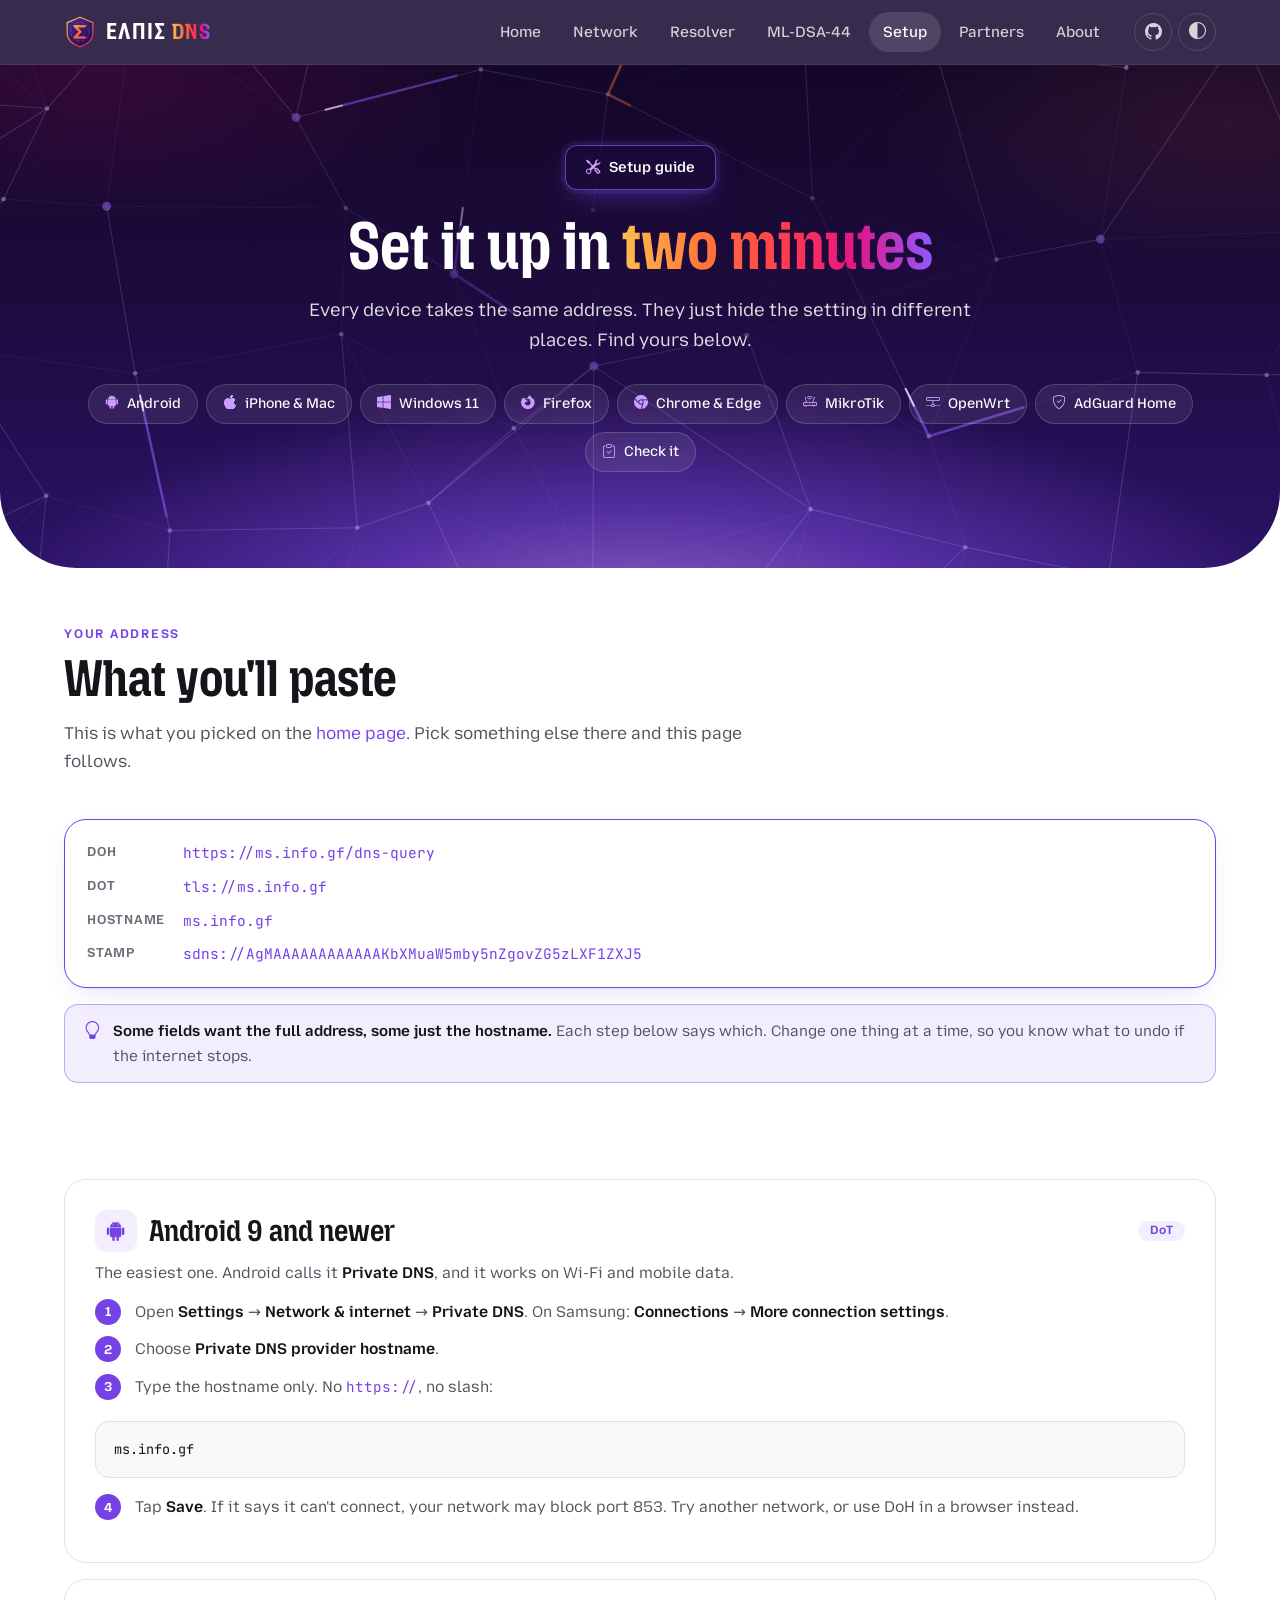
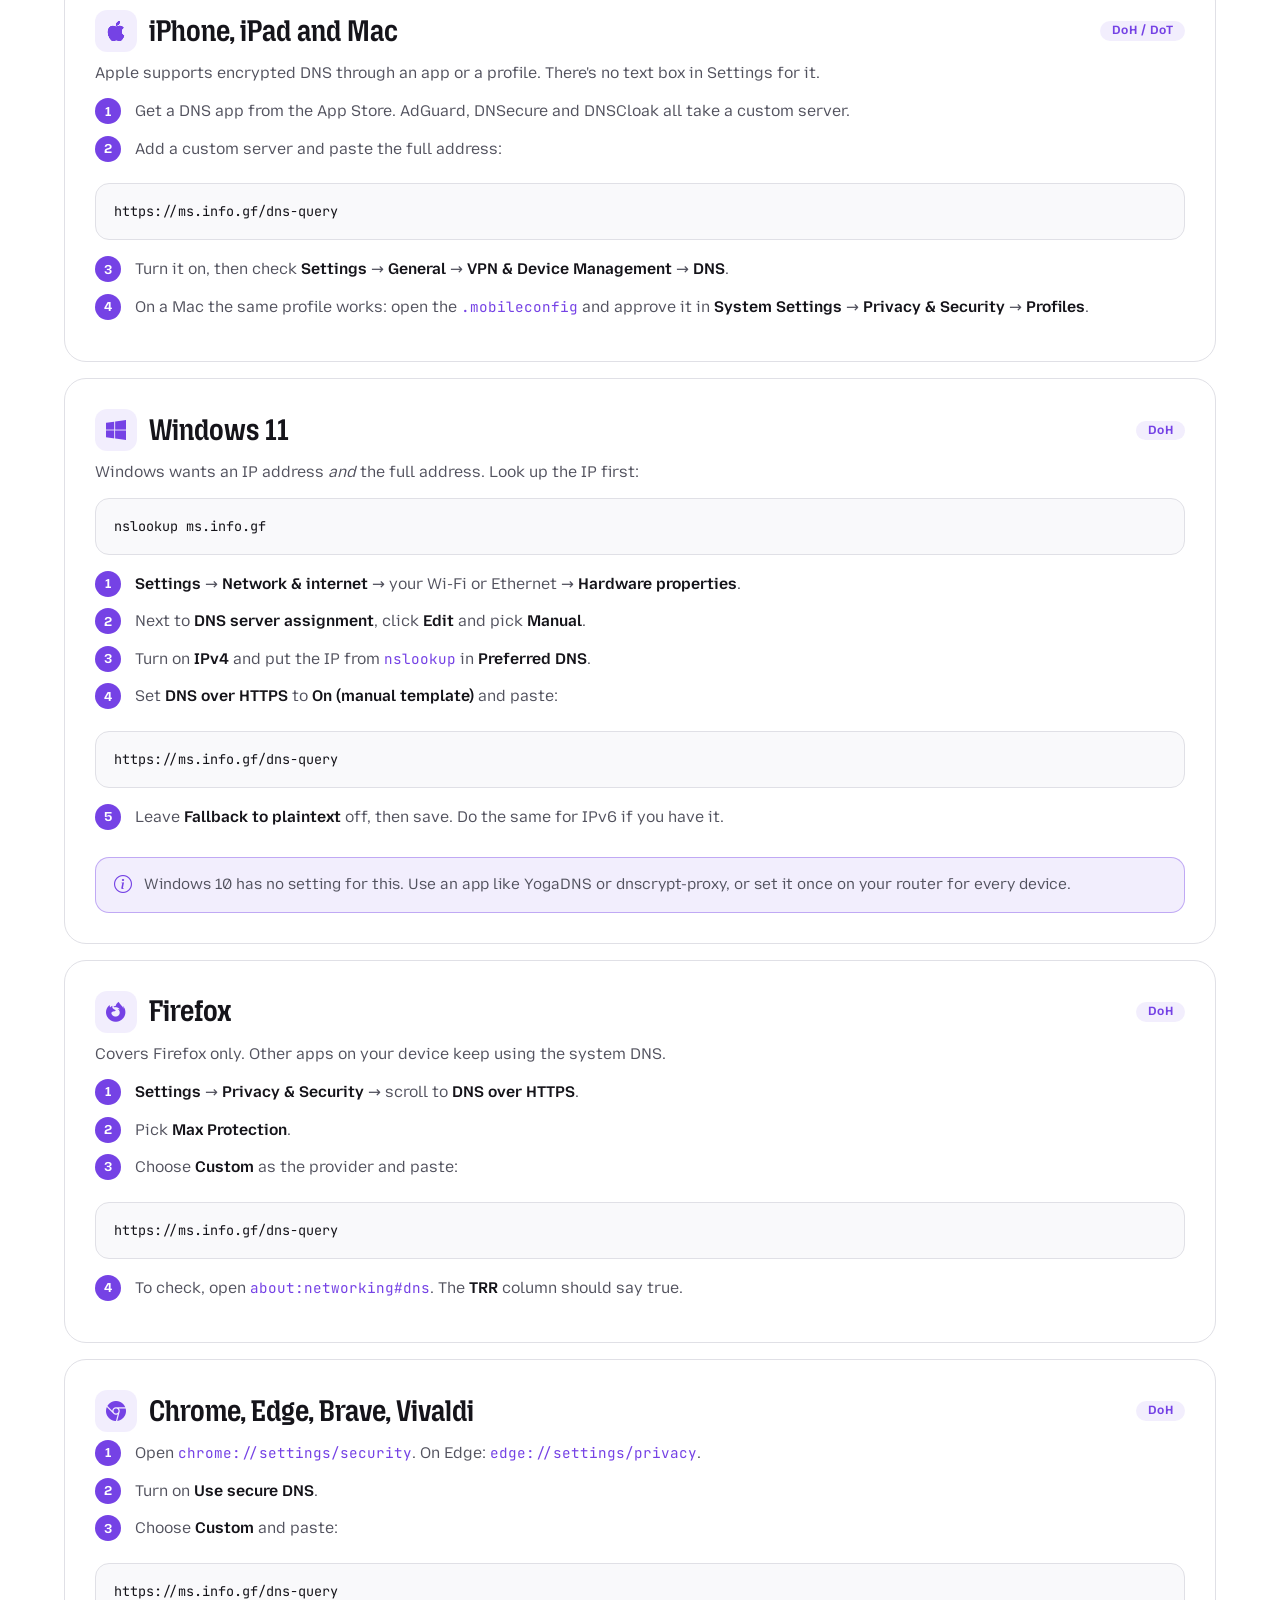
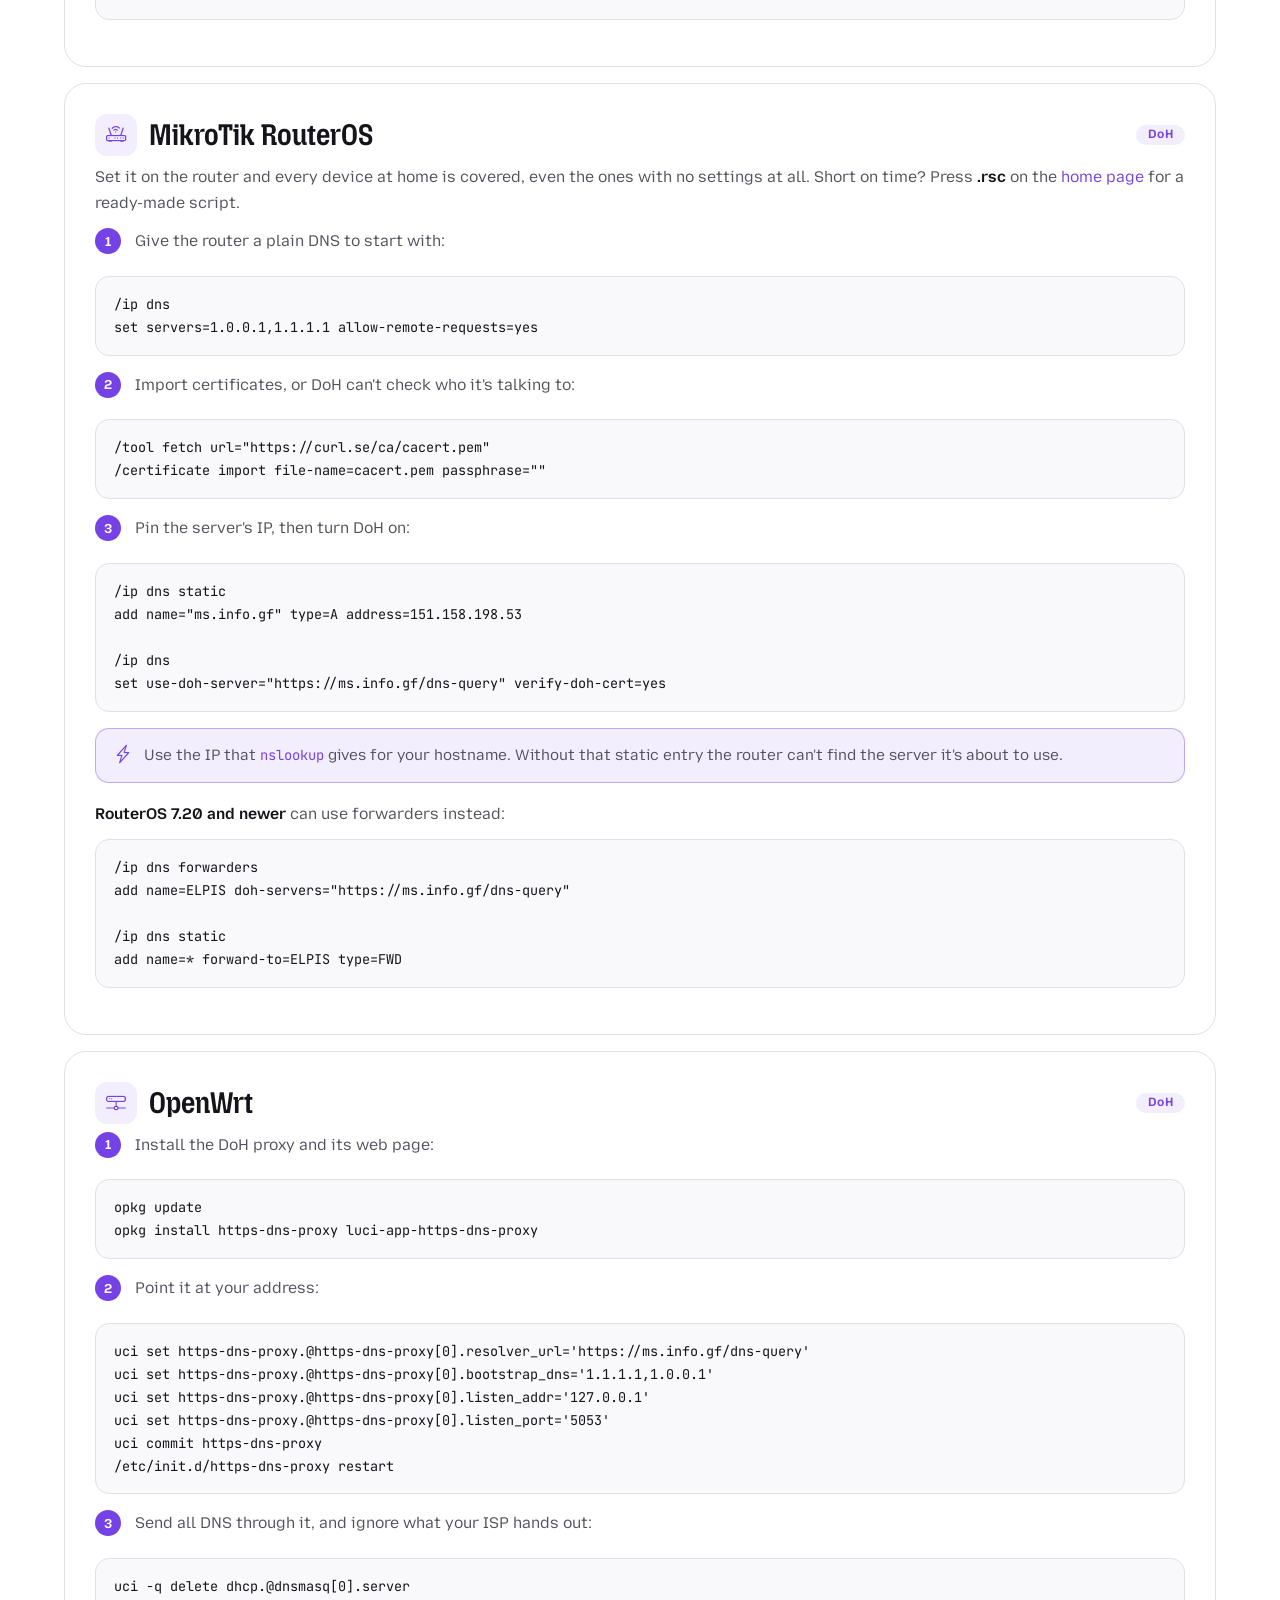
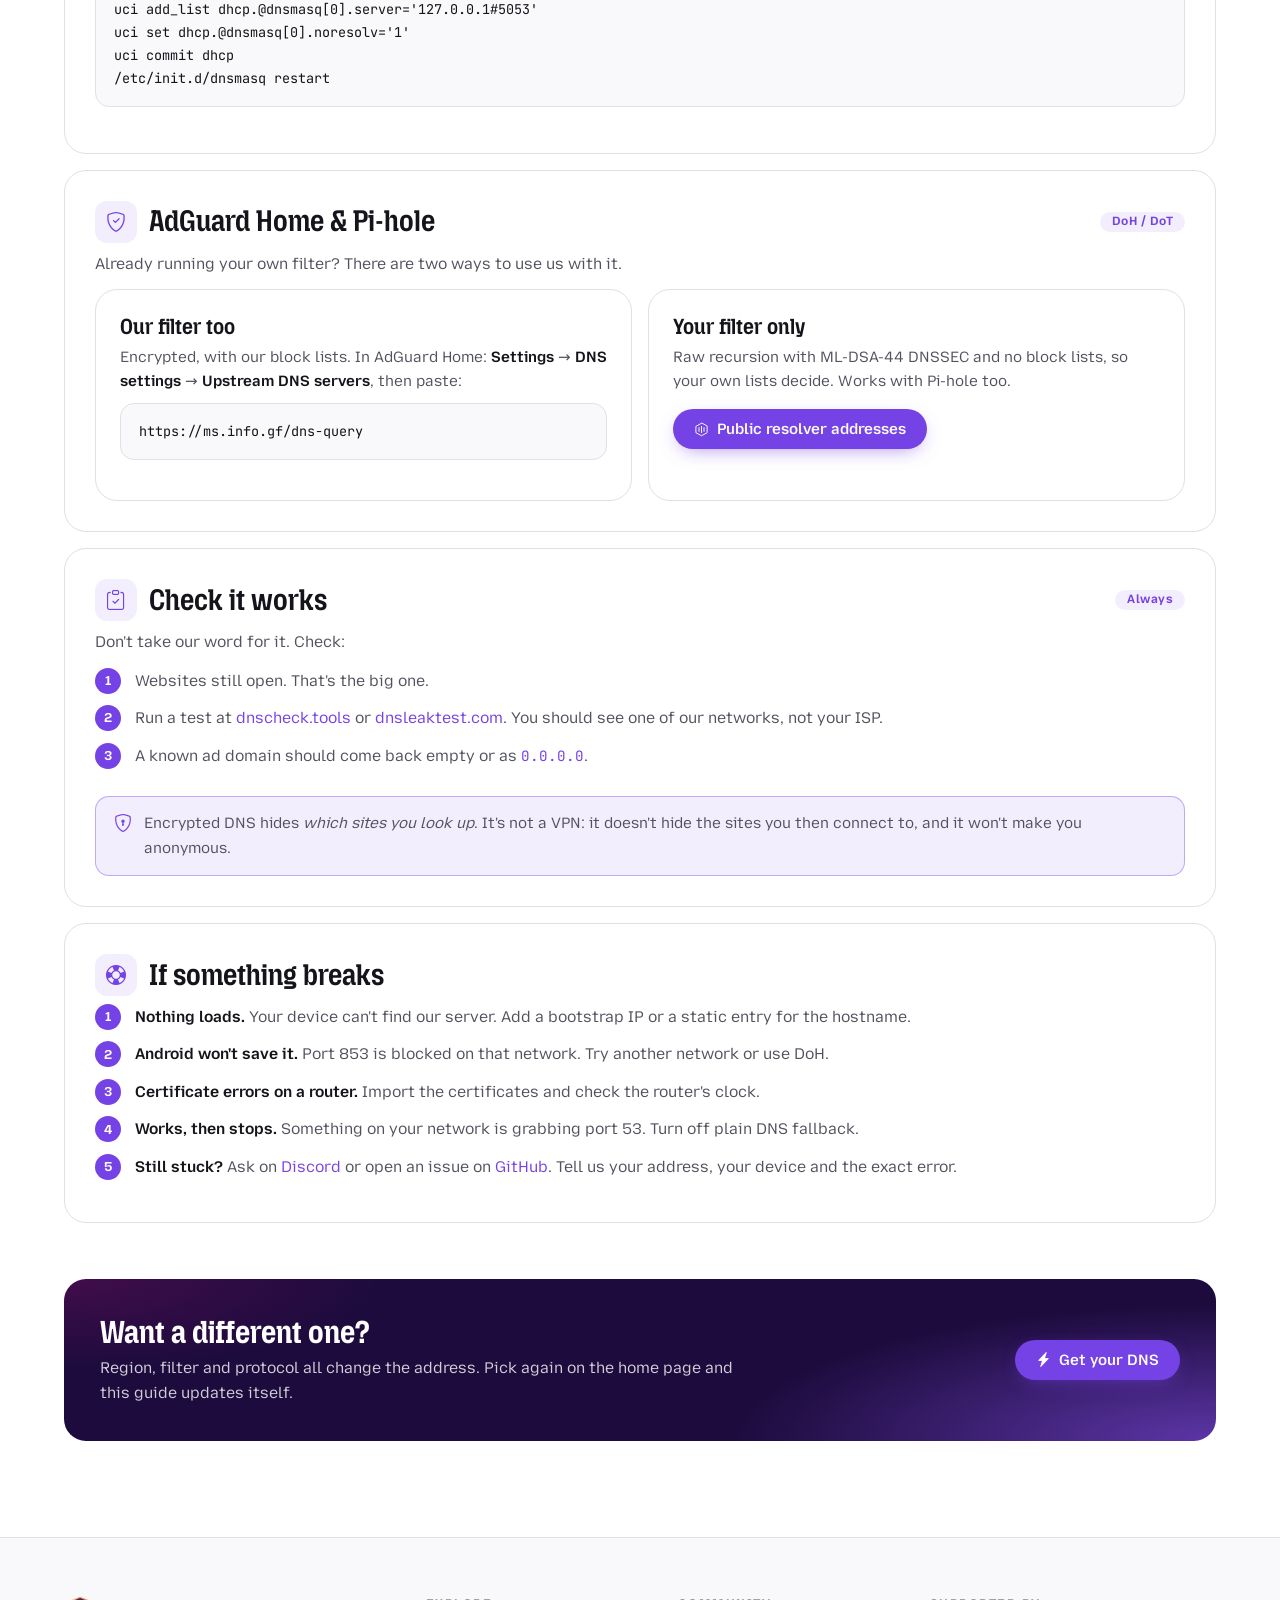
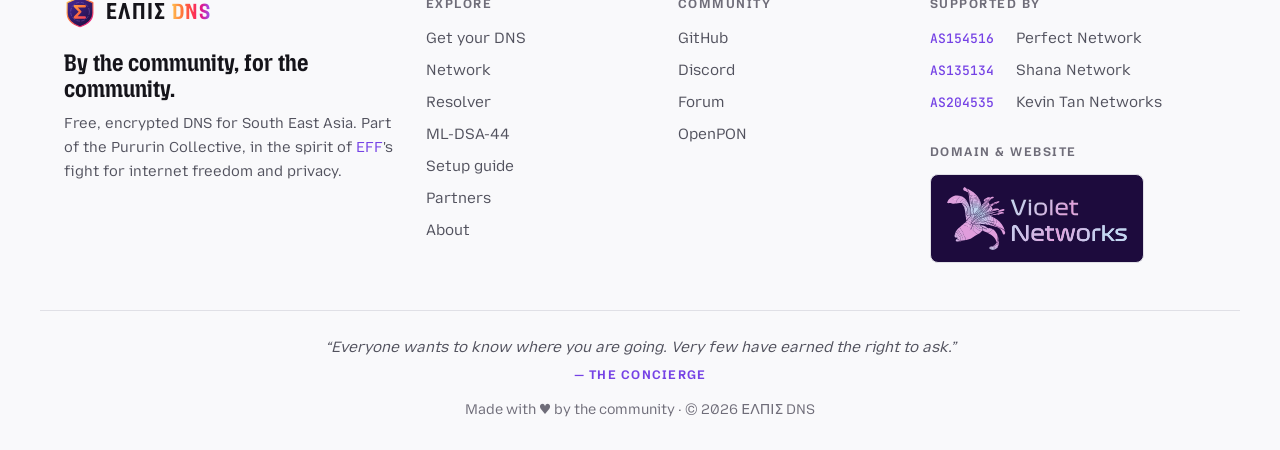
<file: setup.html>
<!DOCTYPE html>
<html lang="en">
<head>
<meta charset="UTF-8" />
<meta name="viewport" content="width=device-width, initial-scale=1.0" />

<title>Set up ΕΛΠΙΣ DNS — Android, iPhone, Windows, browsers, routers</title>
<link rel="icon" type="image/x-icon" href="favicon.ico">
<link rel="icon" type="image/svg+xml" href="img/elpis-mark.svg?hash=22f4687a">
<link rel="apple-touch-icon" sizes="180x180" href="img/apple-touch-icon.png">

<!-- Paint the correct theme before the first frame, no white flash -->
<script>
	(function(){
		var choice = "auto";
		try { choice = localStorage.getItem("elpis-theme") || "auto"; } catch(e){}
		var dark = choice === "dark" ||
			(choice === "auto" &&
			 window.matchMedia("(prefers-color-scheme: dark)").matches);
		document.documentElement.dataset.theme = dark ? "dark" : "light";
		document.documentElement.dataset.themeChoice = choice;
	})();
</script>

<link rel="preconnect" href="https://cdn.jsdelivr.net" crossorigin>
<link href="https://cdn.jsdelivr.net/npm/bootstrap-icons@1.11.3/font/bootstrap-icons.min.css" rel="stylesheet">

<link rel="preconnect" href="https://fonts.googleapis.com">
<link rel="preconnect" href="https://fonts.gstatic.com" crossorigin>
<link href="https://fonts.googleapis.com/css2?family=Mozilla+Headline:wdth,wght@75..100,500..700&family=Mozilla+Text:wght@400..700&family=JetBrains+Mono:wght@400;500&display=swap" rel="stylesheet">
<!-- Mozilla's fonts carry no Greek: this one is only the letters of ΕΛΠΙΣ -->
<link href="https://fonts.googleapis.com/css2?family=Roboto+Condensed:wght@700&text=%CE%95%CE%9B%CE%A0%CE%99%CE%A3&display=swap" rel="stylesheet">

<link href="style-main.css?hash=74386bac" rel="stylesheet">
<link href="style-mobile.css?hash=5f87fafb" rel="stylesheet">

<meta name="description" content="Point Android, iPhone, Windows 11, Firefox, Chrome, MikroTik, OpenWrt or AdGuard Home at an encrypted Elpis DNS resolver. One address, every platform, step by step.">
<link rel="canonical" href="https://elpis.violetnetworks.xyz/setup.html">
<meta name="robots" content="index, follow, max-image-preview:large, max-snippet:-1, max-video-preview:-1">

<!-- Open Graph: Facebook, Discord, Telegram, Slack, WhatsApp, LinkedIn -->
<meta property="og:type" content="website">
<meta property="og:site_name" content="ΕΛΠΙΣ DNS">
<meta property="og:locale" content="en_US">
<meta property="og:url" content="https://elpis.violetnetworks.xyz/setup.html">
<meta property="og:title" content="Set up ΕΛΠΙΣ DNS">
<meta property="og:description" content="Android, iPhone, Windows, Firefox, Chrome, MikroTik, OpenWrt, AdGuard Home: one address, every platform, step by step.">
<meta property="og:image" content="https://elpis.violetnetworks.xyz/img/og-image.jpg">
<meta property="og:image:secure_url" content="https://elpis.violetnetworks.xyz/img/og-image.jpg">
<meta property="og:image:type" content="image/jpeg">
<meta property="og:image:width" content="1200">
<meta property="og:image:height" content="630">
<meta property="og:image:alt" content="ΕΛΠΙΣ DNS — By the community, for the community">

<!-- X / Twitter -->
<meta name="twitter:card" content="summary_large_image">
<meta name="twitter:url" content="https://elpis.violetnetworks.xyz/setup.html">
<meta name="twitter:title" content="Set up ΕΛΠΙΣ DNS">
<meta name="twitter:description" content="Android, iPhone, Windows, Firefox, Chrome, MikroTik, OpenWrt, AdGuard Home: one address, every platform, step by step.">
<meta name="twitter:image" content="https://elpis.violetnetworks.xyz/img/og-image.jpg">
<meta name="twitter:image:alt" content="ΕΛΠΙΣ DNS — By the community, for the community">

<!-- The stripe Discord paints down the side of the embed -->
<meta name="theme-color" content="#1d0b3d">

<script type="application/ld+json">
{
	"@context": "https://schema.org",
	"@graph": [
		{
			"@type": "HowTo",
			"@id": "https://elpis.violetnetworks.xyz/setup.html#howto",
			"name": "Set up ΕΛΠΙΣ DNS",
			"description": "Point a phone, computer, browser or router at an encrypted ΕΛΠΙΣ DNS resolver.",
			"step": [
				{ "@type": "HowToStep", "name": "Get your address", "url": "https://elpis.violetnetworks.xyz/#start" },
				{ "@type": "HowToStep", "name": "Find your device and paste it in", "url": "https://elpis.violetnetworks.xyz/setup.html#android" },
				{ "@type": "HowToStep", "name": "Check it works", "url": "https://elpis.violetnetworks.xyz/setup.html#verify" }
			]
		},
		{
			"@type": "BreadcrumbList",
			"itemListElement": [
				{
					"@type": "ListItem",
					"position": 1,
					"name": "ΕΛΠΙΣ DNS",
					"item": "https://elpis.violetnetworks.xyz/"
				},
				{
					"@type": "ListItem",
					"position": 2,
					"name": "Setup guide",
					"item": "https://elpis.violetnetworks.xyz/setup.html"
				}
			]
		}
	]
}
</script>
</head>

<body>

<a class="skip-link" href="#main">Skip to content</a>

<!-- Top bar -->
<header class="topbar">
	<div class="wrap topbar-inner">

		<a class="brand" href="index.html">
			<img src="img/elpis-mark.svg?hash=22f4687a" alt="" class="brand-mark" width="32" height="32">
			<span class="brand-name">ΕΛΠΙΣ <span class="brand-dns">DNS</span></span>
		</a>

		<nav class="nav" id="nav" aria-label="Main">
			<a href="index.html">Home</a>
			<a href="network.html">Network</a>
			<a href="resolver.html">Resolver</a>
			<a href="ml-dsa-44.html">ML-DSA-44</a>
			<a href="setup.html" aria-current="page">Setup</a>
			<a href="partners.html">Partners</a>
			<a href="mission.html">About</a>
		</nav>

		<div class="topbar-tools">
			<a class="icon-btn" href="https://github.com/PururinCollective/ElpisDNS" target="_blank" rel="noopener" title="Source on GitHub" aria-label="Source on GitHub">
				<i class="bi bi-github"></i>
			</a>
			<button class="icon-btn" id="theme-btn" type="button" title="Theme" aria-label="Theme">
				<i class="bi bi-circle-half"></i>
			</button>
			<button class="icon-btn nav-toggle" id="nav-btn" type="button" aria-label="Menu" aria-expanded="false" aria-controls="nav">
				<i class="bi bi-list"></i>
			</button>
		</div>
	</div>
</header>

<section class="page-hero on-night">
	<div class="wrap">
		<span class="page-pill"><i class="bi bi-tools"></i> Setup guide</span>
		<h1 class="page-title">Set it up in <span class="flame">two minutes</span></h1>
		<p class="page-lead">
			Every device takes the same address. They just hide the setting in
			different places. Find yours below.
		</p>
		<div class="jump">
			<a href="#android"><i class="bi bi-android2"></i> Android</a>
			<a href="#apple"><i class="bi bi-apple"></i> iPhone &amp; Mac</a>
			<a href="#windows"><i class="bi bi-windows"></i> Windows 11</a>
			<a href="#firefox"><i class="bi bi-browser-firefox"></i> Firefox</a>
			<a href="#chrome"><i class="bi bi-browser-chrome"></i> Chrome &amp; Edge</a>
			<a href="#mikrotik"><i class="bi bi-router"></i> MikroTik</a>
			<a href="#openwrt"><i class="bi bi-hdd-network"></i> OpenWrt</a>
			<a href="#adguard"><i class="bi bi-shield-check"></i> AdGuard Home</a>
			<a href="#verify"><i class="bi bi-clipboard-check"></i> Check it</a>
		</div>
	</div>
</section>

<main id="main" class="wrap">

	<!-- What you picked -->
	<section class="section section-tight">

		<div class="section-head">
			<p class="eyebrow">Your address</p>
			<h2 class="section-title">What you'll paste</h2>
			<p class="section-lead">
				This is what you picked on the <a href="index.html#start">home page</a>.
				Pick something else there and this page follows.
			</p>
		</div>

		<dl class="picked-box">
			<dt>DoH</dt>
			<dd><span class="picked" data-picked="https">https://b.hitoha.moe/dns-query</span></dd>

			<dt>DoT</dt>
			<dd><span class="picked" data-picked="tls">tls://b.hitoha.moe</span></dd>

			<dt>Hostname</dt>
			<dd><span class="picked" data-picked="host">b.hitoha.moe</span></dd>

			<dt>Stamp</dt>
			<dd><span class="picked" data-picked="stamp">sdns://AgMAAAAAAAAAAAAMYi5oaXRvaGEubW9lCi9kbnMtcXVlcnk</span></dd>
		</dl>

		<div class="note">
			<i class="bi bi-lightbulb"></i>
			<div>
				<b>Some fields want the full address, some just the hostname.</b>
				Each step below says which. Change one thing at a time, so you know
				what to undo if the internet stops.
			</div>
		</div>
	</section>

	<!-- Android -->
	<section class="doc-section" id="android">
		<h2 class="doc-title">
			<i class="bi bi-android2"></i> Android 9 and newer
			<span class="doc-tag">DoT</span>
		</h2>
		<p class="doc-text">
			The easiest one. Android calls it <b>Private DNS</b>, and it works on Wi-Fi
			and mobile data.
		</p>
		<ol class="doc-steps">
			<li>Open <b>Settings</b> &rarr; <b>Network &amp; internet</b> &rarr; <b>Private DNS</b>. On Samsung: <b>Connections</b> &rarr; <b>More connection settings</b>.</li>
			<li>Choose <b>Private DNS provider hostname</b>.</li>
			<li>Type the hostname only. No <code>https://</code>, no slash:</li>
		</ol>
		<div class="code-block"><pre data-picked="host">b.hitoha.moe</pre></div>
		<ol class="doc-steps" style="--start:3">
			<li>Tap <b>Save</b>. If it says it can't connect, your network may block port 853. Try another network, or use DoH in a browser instead.</li>
		</ol>
	</section>

	<!-- Apple -->
	<section class="doc-section" id="apple">
		<h2 class="doc-title">
			<i class="bi bi-apple"></i> iPhone, iPad and Mac
			<span class="doc-tag">DoH / DoT</span>
		</h2>
		<p class="doc-text">
			Apple supports encrypted DNS through an app or a profile. There's no text
			box in Settings for it.
		</p>
		<ol class="doc-steps">
			<li>Get a DNS app from the App Store. AdGuard, DNSecure and DNSCloak all take a custom server.</li>
			<li>Add a custom server and paste the full address:</li>
		</ol>
		<div class="code-block"><pre data-picked="https">https://b.hitoha.moe/dns-query</pre></div>
		<ol class="doc-steps" style="--start:2">
			<li>Turn it on, then check <b>Settings</b> &rarr; <b>General</b> &rarr; <b>VPN &amp; Device Management</b> &rarr; <b>DNS</b>.</li>
			<li>On a Mac the same profile works: open the <code>.mobileconfig</code> and approve it in <b>System Settings</b> &rarr; <b>Privacy &amp; Security</b> &rarr; <b>Profiles</b>.</li>
		</ol>
	</section>

	<!-- Windows -->
	<section class="doc-section" id="windows">
		<h2 class="doc-title">
			<i class="bi bi-windows"></i> Windows 11
			<span class="doc-tag">DoH</span>
		</h2>
		<p class="doc-text">
			Windows wants an IP address <i>and</i> the full address. Look up the IP first:
		</p>
		<div class="code-block"><pre>nslookup <span data-picked="host">b.hitoha.moe</span></pre></div>
		<ol class="doc-steps">
			<li><b>Settings</b> &rarr; <b>Network &amp; internet</b> &rarr; your Wi-Fi or Ethernet &rarr; <b>Hardware properties</b>.</li>
			<li>Next to <b>DNS server assignment</b>, click <b>Edit</b> and pick <b>Manual</b>.</li>
			<li>Turn on <b>IPv4</b> and put the IP from <code>nslookup</code> in <b>Preferred DNS</b>.</li>
			<li>Set <b>DNS over HTTPS</b> to <b>On (manual template)</b> and paste:</li>
		</ol>
		<div class="code-block"><pre data-picked="https">https://b.hitoha.moe/dns-query</pre></div>
		<ol class="doc-steps" style="--start:4">
			<li>Leave <b>Fallback to plaintext</b> off, then save. Do the same for IPv6 if you have it.</li>
		</ol>
		<div class="note">
			<i class="bi bi-info-circle"></i>
			<div>
				Windows 10 has no setting for this. Use an app like YogaDNS or
				dnscrypt-proxy, or set it once on your router for every device.
			</div>
		</div>
	</section>

	<!-- Firefox -->
	<section class="doc-section" id="firefox">
		<h2 class="doc-title">
			<i class="bi bi-browser-firefox"></i> Firefox
			<span class="doc-tag">DoH</span>
		</h2>
		<p class="doc-text">
			Covers Firefox only. Other apps on your device keep using the system DNS.
		</p>
		<ol class="doc-steps">
			<li><b>Settings</b> &rarr; <b>Privacy &amp; Security</b> &rarr; scroll to <b>DNS over HTTPS</b>.</li>
			<li>Pick <b>Max Protection</b>.</li>
			<li>Choose <b>Custom</b> as the provider and paste:</li>
		</ol>
		<div class="code-block"><pre data-picked="https">https://b.hitoha.moe/dns-query</pre></div>
		<ol class="doc-steps" style="--start:3">
			<li>To check, open <code>about:networking#dns</code>. The <b>TRR</b> column should say true.</li>
		</ol>
	</section>

	<!-- Chrome -->
	<section class="doc-section" id="chrome">
		<h2 class="doc-title">
			<i class="bi bi-browser-chrome"></i> Chrome, Edge, Brave, Vivaldi
			<span class="doc-tag">DoH</span>
		</h2>
		<ol class="doc-steps">
			<li>Open <code>chrome://settings/security</code>. On Edge: <code>edge://settings/privacy</code>.</li>
			<li>Turn on <b>Use secure DNS</b>.</li>
			<li>Choose <b>Custom</b> and paste:</li>
		</ol>
		<div class="code-block"><pre data-picked="https">https://b.hitoha.moe/dns-query</pre></div>
	</section>

	<!-- MikroTik -->
	<section class="doc-section" id="mikrotik">
		<h2 class="doc-title">
			<i class="bi bi-router"></i> MikroTik RouterOS
			<span class="doc-tag">DoH</span>
		</h2>
		<p class="doc-text">
			Set it on the router and every device at home is covered, even the ones
			with no settings at all. Short on time? Press <b>.rsc</b> on the
			<a href="index.html#start">home page</a> for a ready-made script.
		</p>

		<ol class="doc-steps">
			<li>Give the router a plain DNS to start with:</li>
		</ol>
		<div class="code-block"><pre>/ip dns
set servers=1.0.0.1,1.1.1.1 allow-remote-requests=yes</pre></div>

		<ol class="doc-steps" style="--start:1">
			<li>Import certificates, or DoH can't check who it's talking to:</li>
		</ol>
		<div class="code-block"><pre>/tool fetch url="https://curl.se/ca/cacert.pem"
/certificate import file-name=cacert.pem passphrase=""</pre></div>

		<ol class="doc-steps" style="--start:2">
			<li>Pin the server's IP, then turn DoH on:</li>
		</ol>
		<div class="code-block"><pre>/ip dns static
add name="<span data-picked="host">b.hitoha.moe</span>" type=A address=151.158.198.53

/ip dns
set use-doh-server="<span data-picked="https">https://b.hitoha.moe/dns-query</span>" verify-doh-cert=yes</pre></div>

		<div class="note">
			<i class="bi bi-lightning-charge"></i>
			<div>
				Use the IP that <code>nslookup</code> gives for your hostname. Without
				that static entry the router can't find the server it's about to use.
			</div>
		</div>

		<p class="doc-text" style="margin-top:18px"><b>RouterOS 7.20 and newer</b> can use forwarders instead:</p>
		<div class="code-block"><pre>/ip dns forwarders
add name=ELPIS doh-servers="<span data-picked="https">https://b.hitoha.moe/dns-query</span>"

/ip dns static
add name=* forward-to=ELPIS type=FWD</pre></div>
	</section>

	<!-- OpenWrt -->
	<section class="doc-section" id="openwrt">
		<h2 class="doc-title">
			<i class="bi bi-hdd-network"></i> OpenWrt
			<span class="doc-tag">DoH</span>
		</h2>
		<ol class="doc-steps">
			<li>Install the DoH proxy and its web page:</li>
		</ol>
		<div class="code-block"><pre>opkg update
opkg install https-dns-proxy luci-app-https-dns-proxy</pre></div>
		<ol class="doc-steps" style="--start:1">
			<li>Point it at your address:</li>
		</ol>
		<div class="code-block"><pre>uci set https-dns-proxy.@https-dns-proxy[0].resolver_url='<span data-picked="https">https://b.hitoha.moe/dns-query</span>'
uci set https-dns-proxy.@https-dns-proxy[0].bootstrap_dns='1.1.1.1,1.0.0.1'
uci set https-dns-proxy.@https-dns-proxy[0].listen_addr='127.0.0.1'
uci set https-dns-proxy.@https-dns-proxy[0].listen_port='5053'
uci commit https-dns-proxy
/etc/init.d/https-dns-proxy restart</pre></div>
		<ol class="doc-steps" style="--start:2">
			<li>Send all DNS through it, and ignore what your ISP hands out:</li>
		</ol>
		<div class="code-block"><pre>uci -q delete dhcp.@dnsmasq[0].server
uci add_list dhcp.@dnsmasq[0].server='127.0.0.1#5053'
uci set dhcp.@dnsmasq[0].noresolv='1'
uci commit dhcp
/etc/init.d/dnsmasq restart</pre></div>
	</section>

	<!-- AdGuard Home -->
	<section class="doc-section" id="adguard">
		<h2 class="doc-title">
			<i class="bi bi-shield-check"></i> AdGuard Home &amp; Pi-hole
			<span class="doc-tag">DoH / DoT</span>
		</h2>
		<p class="doc-text">
			Already running your own filter? There are two ways to use us with it.
		</p>

		<div class="cards cards-2">
			<div class="card">
				<h3 class="card-title">Our filter too</h3>
				<p class="card-text">
					Encrypted, with our block lists. In AdGuard Home: <b>Settings</b>
					&rarr; <b>DNS settings</b> &rarr; <b>Upstream DNS servers</b>, then paste:
				</p>
				<div class="code-block"><pre data-picked="https">https://b.hitoha.moe/dns-query</pre></div>
			</div>

			<div class="card">
				<h3 class="card-title">Your filter only</h3>
				<p class="card-text">
					Raw recursion with ML-DSA-44 DNSSEC and no block lists, so your own
					lists decide. Works with Pi-hole too.
				</p>
				<a class="btn btn-elpis" href="resolver.html#public" style="margin-top:16px">
					<i class="bi-resolver"></i> Public resolver addresses
				</a>
			</div>
		</div>
	</section>

	<!-- Verify -->
	<section class="doc-section" id="verify">
		<h2 class="doc-title">
			<i class="bi bi-clipboard-check"></i> Check it works
			<span class="doc-tag">Always</span>
		</h2>
		<p class="doc-text">Don't take our word for it. Check:</p>
		<ol class="doc-steps">
			<li>Websites still open. That's the big one.</li>
			<li>Run a test at <a href="https://www.dnscheck.tools/" target="_blank" rel="noopener">dnscheck.tools</a> or <a href="https://dnsleaktest.com/" target="_blank" rel="noopener">dnsleaktest.com</a>. You should see one of our networks, not your ISP.</li>
			<li>A known ad domain should come back empty or as <code>0.0.0.0</code>.</li>
		</ol>
		<div class="note">
			<i class="bi bi-shield-lock"></i>
			<div>
				Encrypted DNS hides <i>which sites you look up</i>. It's not a VPN: it
				doesn't hide the sites you then connect to, and it won't make you
				anonymous.
			</div>
		</div>
	</section>

	<!-- Trouble -->
	<section class="doc-section" id="trouble">
		<h2 class="doc-title">
			<i class="bi bi-life-preserver"></i> If something breaks
		</h2>
		<ol class="doc-steps">
			<li><b>Nothing loads.</b> Your device can't find our server. Add a bootstrap IP or a static entry for the hostname.</li>
			<li><b>Android won't save it.</b> Port 853 is blocked on that network. Try another network or use DoH.</li>
			<li><b>Certificate errors on a router.</b> Import the certificates and check the router's clock.</li>
			<li><b>Works, then stops.</b> Something on your network is grabbing port 53. Turn off plain DNS fallback.</li>
			<li><b>Still stuck?</b> Ask on <a href="https://discord.gg/aw8pt2SWnv" target="_blank" rel="noopener">Discord</a> or open an issue on <a href="https://github.com/PururinCollective/ElpisDNS/issues" target="_blank" rel="noopener">GitHub</a>. Tell us your address, your device and the exact error.</li>
		</ol>
	</section>

	<div class="cta">
		<div>
			<div class="cta-title">Want a different one?</div>
			<p class="cta-text">
				Region, filter and protocol all change the address. Pick again on the
				home page and this guide updates itself.
			</p>
		</div>
		<div class="cta-actions">
			<a class="btn btn-elpis" href="index.html#start">
				<i class="bi bi-lightning-charge-fill"></i> Get your DNS
			</a>
		</div>
	</div>
</main>

<!-- Footer -->
<footer class="footer">
	<div class="wrap footer-grid">

		<div>
			<a class="brand" href="index.html">
				<img src="img/elpis-mark.svg?hash=22f4687a" alt="" class="brand-mark" width="32" height="32">
				<span class="brand-name">ΕΛΠΙΣ <span class="brand-dns">DNS</span></span>
			</a>
			<p class="footer-slogan">By the community, for the community.</p>
			<p class="footer-text">
				Free, encrypted DNS for South East Asia. Part of the Pururin
				Collective, in the spirit of
				<a href="https://www.eff.org/" target="_blank" rel="noopener">EFF</a>'s
				fight for internet freedom and privacy.
			</p>
		</div>

		<div>
			<h2 class="footer-title">Explore</h2>
			<ul class="footer-links">
				<li><a href="index.html#start">Get your DNS</a></li>
				<li><a href="network.html">Network</a></li>
				<li><a href="resolver.html">Resolver</a></li>
				<li><a href="ml-dsa-44.html">ML-DSA-44</a></li>
				<li><a href="setup.html">Setup guide</a></li>
				<li><a href="partners.html">Partners</a></li>
				<li><a href="mission.html">About</a></li>
			</ul>
		</div>

		<div>
			<h2 class="footer-title">Community</h2>
			<ul class="footer-links">
				<li><a href="https://github.com/PururinCollective/ElpisDNS" target="_blank" rel="noopener">GitHub</a></li>
				<li><a href="https://discord.gg/aw8pt2SWnv" target="_blank" rel="noopener">Discord</a></li>
				<li><a href="https://pururin.moe/" target="_blank" rel="noopener">Forum</a></li>
				<li><a href="https://openpon.org/" target="_blank" rel="noopener">OpenPON</a></li>
			</ul>
		</div>

		<div>
			<h2 class="footer-title">Supported by</h2>
			<ul class="footer-links">
				<li><a href="https://bgp.tools/as/154516" target="_blank" rel="noopener"><span class="as-num">AS154516</span> Perfect Network</a></li>
				<li><a href="https://bgp.tools/as/135134" target="_blank" rel="noopener"><span class="as-num">AS135134</span> Shana Network</a></li>
				<li><a href="https://bgp.tools/as/204535" target="_blank" rel="noopener"><span class="as-num">AS204535</span> Kevin Tan Networks</a></li>
			</ul>

			<h2 class="footer-title footer-title-more">Domain &amp; website</h2>
			<a class="footer-sponsor" href="https://violetnetworks.xyz/" target="_blank" rel="noopener">
				<img src="img/violetnetworks-logo.svg?hash=72ef2be5" alt="Violet Networks" class="footer-sponsor-logo" width="180" height="62">
			</a>
		</div>
	</div>

	<div class="wrap footer-bottom">
		<div id="footer-quote"></div>
		<p>Made with ♥ by the community &middot; © 2026 ΕΛΠΙΣ DNS</p>
	</div>
</footer>

<script src="js/app-theme.js?hash=eeee62ab"></script>
<script src="js/app-nav.js?hash=12265ac1"></script>
<script src="js/app-setup.js?hash=f5859101"></script>
<script src="js/app-quote.js?hash=04725593"></script>

</body>
</html>
</file>
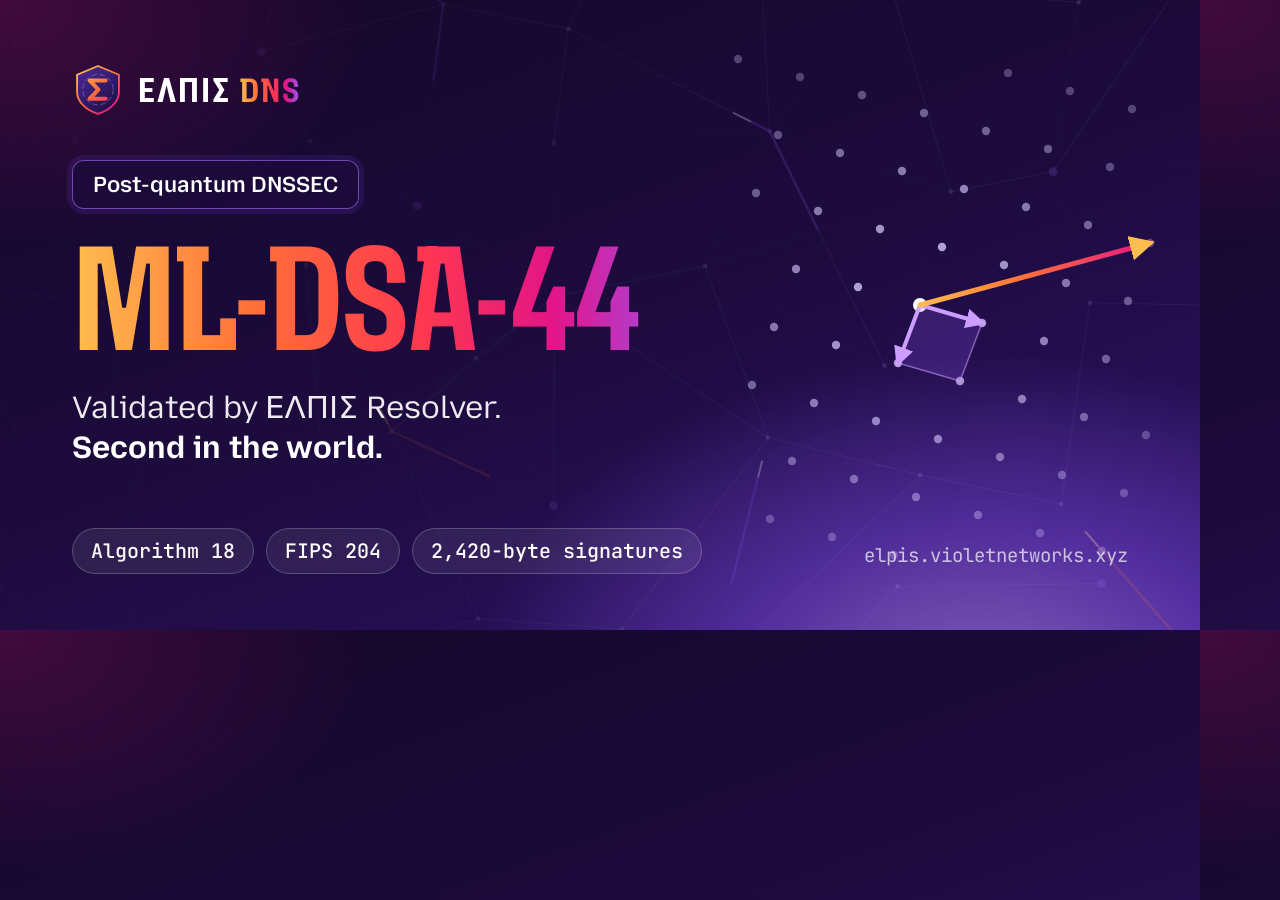
<file: tools/cards/ml-dsa-44.html>
<!DOCTYPE html>
<html lang="en">
<head>
<meta charset="UTF-8" />
<!--
	Social card for ml-dsa-44.html: what Discord, Telegram, X, Facebook
	and friends show when the page is shared. Exactly 1200 x 630.

	Not part of the site. Render it with:

		python tools/make-og-card.py ml-dsa-44

	which writes img/og-ml-dsa-44.jpg.
-->
<link href="https://fonts.googleapis.com/css2?family=Mozilla+Headline:wdth,wght@75..100,500..700&family=Mozilla+Text:wght@400..700&family=JetBrains+Mono:wght@500&display=block" rel="stylesheet">
<link href="https://fonts.googleapis.com/css2?family=Roboto+Condensed:wght@700&text=%CE%95%CE%9B%CE%A0%CE%99%CE%A3&display=block" rel="stylesheet">
<style>
	:root{
		--flame:linear-gradient(90deg,#ffbd4f 0%,#ff7139 28%,#ff3750 55%,#e31587 75%,#9059ff 100%);
		--display:"Mozilla Headline","Roboto Condensed","Arial Narrow",sans-serif;
		--body:"Mozilla Text",system-ui,sans-serif;
	}

	html,body{
		margin:0;
		width:1200px;
		height:630px;
		overflow:hidden;
	}

	body{
		position:relative;
		color:#fff;
		font-family:var(--body);

		background:
			radial-gradient(60% 75% at 82% 110%, rgba(203,158,255,.55) 0%, rgba(144,89,255,.4) 35%, rgba(117,66,229,0) 72%),
			radial-gradient(45% 55% at 0% 0%, rgba(227,21,135,.22) 0%, rgba(227,21,135,0) 70%),
			linear-gradient(160deg, #140728 0%, #1d0b3d 50%, #2c1266 100%);
	}

	.mesh{
		position:absolute;
		inset:0;
		background:url("../../img/hero-mesh.svg") center / cover no-repeat;
		opacity:.3;
		-webkit-mask-image:linear-gradient(90deg, rgba(0,0,0,.15) 0%, #000 70%);
		mask-image:linear-gradient(90deg, rgba(0,0,0,.15) 0%, #000 70%);
	}

	.text{
		position:absolute;
		left:72px;
		top:64px;
		width:640px;
	}

	.brand{
		display:flex;
		align-items:center;
		gap:14px;
		font-family:var(--display);
		font-size:34px;
		font-weight:700;
		font-stretch:85%;
		letter-spacing:.06em;
	}

	.brand img{
		width:52px;
		height:52px;
	}

	.flame{
		background:var(--flame);
		-webkit-background-clip:text;
		background-clip:text;
		color:transparent;
	}

	.pill{
		display:inline-block;
		margin-top:44px;
		padding:10px 20px;
		border-radius:12px;
		background:rgba(29,11,61,.75);
		border:1.5px solid rgba(171,113,255,.6);
		box-shadow:0 0 0 5px rgba(117,66,229,.14);
		font-size:22px;
		font-weight:600;
	}

	h1{
		margin:18px 0 0;
		font-family:var(--display);
		font-size:150px;
		font-weight:700;
		font-stretch:78%;
		line-height:.95;
		letter-spacing:-.01em;
	}

	.lead{
		margin:18px 0 0;
		font-size:31px;
		line-height:1.3;
		color:rgba(255,255,255,.92);
	}

	.lead b{
		color:#fff;
	}

	.chips{
		position:absolute;
		left:72px;
		bottom:56px;
		display:flex;
		gap:12px;
	}

	.chips span{
		padding:9px 18px;
		border-radius:999px;
		background:rgba(255,255,255,.08);
		border:1px solid rgba(255,255,255,.2);
		font-family:"JetBrains Mono",monospace;
		font-size:20px;
		font-weight:500;
	}

	.lattice{
		position:absolute;
		right:30px;
		top:50px;
		width:440px;
		height:530px;
	}

	.url{
		position:absolute;
		right:72px;
		bottom:62px;
		color:rgba(255,255,255,.7);
		font-family:"JetBrains Mono",monospace;
		font-size:19px;
	}
</style>
</head>
<body>

<div class="mesh"></div>

<!-- A lattice: every point is a whole-number mix of two base vectors.
     Finding the shortest vector in one is the hard problem ML-DSA rests on. -->
<svg class="lattice" viewBox="0 0 440 530" aria-hidden="true">
	<defs>
		<linearGradient id="flame" x1="0" y1="0" x2="1" y2="0">
			<stop offset="0" stop-color="#ffbd4f"/>
			<stop offset=".45" stop-color="#ff7139"/>
			<stop offset="1" stop-color="#e31587"/>
		</linearGradient>
		<marker id="tip" viewBox="0 0 10 10" refX="8" refY="5" markerWidth="5" markerHeight="5" orient="auto">
			<path d="M0 0 L10 5 L0 10 z" fill="#ffbd4f"/>
		</marker>
		<marker id="tip-v" viewBox="0 0 10 10" refX="8" refY="5" markerWidth="5" markerHeight="5" orient="auto">
			<path d="M0 0 L10 5 L0 10 z" fill="#cb9eff"/>
		</marker>
	</defs>
	<g id="points"></g>
	<g id="art"></g>
</svg>

<div class="text">
	<div class="brand">
		<img src="../../img/elpis-mark.svg" alt="">
		<span>ΕΛΠΙΣ <span class="flame">DNS</span></span>
	</div>

	<div class="pill">Post-quantum DNSSEC</div>

	<h1 class="flame">ML-DSA-44</h1>

	<p class="lead">
		Validated by ΕΛΠΙΣ Resolver.<br>
		<b>Second in the world.</b>
	</p>
</div>

<div class="chips">
	<span>Algorithm 18</span>
	<span>FIPS 204</span>
	<span>2,420-byte signatures</span>
</div>

<div class="url">elpis.violetnetworks.xyz</div>

<script>
	// Lattice points from two skewed base vectors, drawn once at load.
	(function(){
		var ns = "http://www.w3.org/2000/svg";
		var points = document.getElementById("points");
		var art = document.getElementById("art");
		var b1 = [62, 18], b2 = [-22, 58];
		var o = [190, 255];

		function el(name, attrs){
			var n = document.createElementNS(ns, name);
			for(var k in attrs) n.setAttribute(k, attrs[k]);
			return n;
		}

		function at(i, j){
			return [o[0] + i * b1[0] + j * b2[0], o[1] + i * b1[1] + j * b2[1]];
		}

		for(var i = -6; i <= 6; i++){
			for(var j = -6; j <= 6; j++){
				var p = at(i, j);
				if(p[0] < 8 || p[0] > 432 || p[1] < 8 || p[1] > 522) continue;
				var d = Math.hypot(p[0] - o[0], p[1] - o[1]);
				points.appendChild(el("circle", {
					cx: p[0], cy: p[1],
					r: d < 1 ? 7 : 4.2,
					fill: d < 1 ? "#fff" : "#d9c8ff",
					"fill-opacity": d < 1 ? 1 : Math.max(.3, .95 - d / 380)
				}));
			}
		}

		// The cell the two base vectors span.
		var c1 = at(1, 0), c2 = at(1, 1), c3 = at(0, 1);
		art.appendChild(el("path", {
			d: "M" + o + " L" + c1 + " L" + c2 + " L" + c3 + " Z",
			fill: "rgba(144,89,255,.22)",
			stroke: "rgba(203,158,255,.55)",
			"stroke-width": 1.5
		}));

		// The base vectors, and a long one that is a mix of them.
		function arrow(to, stroke, marker, width){
			art.appendChild(el("line", {
				x1: o[0], y1: o[1], x2: to[0], y2: to[1],
				stroke: stroke, "stroke-width": width, "stroke-linecap": "round",
				"marker-end": "url(#" + marker + ")"
			}));
		}

		arrow(c1, "#cb9eff", "tip-v", 4);
		arrow(c3, "#cb9eff", "tip-v", 4);
		arrow(at(3, -2), "url(#flame)", "tip", 5);
	})();
</script>

</body>
</html>
</file>
<file: style-main.css>
/*
	ΕΛΠΙΣ DNS - main stylesheet

	Dressed like Firefox: night-violet banners with a glow underneath,
	Mozilla Headline for the big words, violet pills for the buttons.
	Every colour is a token defined here, so the dark theme is a swap
	and not a second stylesheet.

	Light : white paper, violet ink
	Dark  : night violet, lavender ink
	Banners and the top bar are night violet in both, the way the
	Firefox "what's new" page is.
*/

:root{
	/* Mozilla's fonts carry no Greek, so ΕΛΠΙΣ falls through to the next
	   family. Roboto Condensed is loaded for exactly those five letters. */
	--font-display:"Mozilla Headline","Roboto Condensed","Arial Narrow",system-ui,sans-serif;
	--font-body:"Mozilla Text",system-ui,"Segoe UI",Roboto,Helvetica,Arial,sans-serif;
	--font-mono:"JetBrains Mono",ui-monospace,Consolas,"SF Mono",monospace;

	--radius-sm:8px;
	--radius:14px;
	--radius-lg:22px;
	--pill:999px;
	--speed:.18s;
	--wrap:1200px;
	--gutter:24px;

	/* Firefox brand colours. Fixed, never themed. */
	--night:#1d0b3d;
	--night-deep:#140728;
	--violet:#7542e5;
	--violet-dark:#592acb;
	--violet-light:#9059ff;
	--lavender:#cb9eff;
	--flame:linear-gradient(90deg,#ffbd4f 0%,#ff7139 28%,#ff3750 55%,#e31587 75%,#9059ff 100%);

	--primary:var(--violet);
	--on-primary:#ffffff;
}

/* ---------- light ---------- */

:root,
:root[data-theme="light"]{
	--bg:#ffffff;
	--bg-alt:#f9f9fb;
	--surface:#ffffff;
	--surface-alt:#f0f0f4;

	--text:#15141a;
	--text-soft:#52525e;
	--text-faint:#6f6d79;

	--line:#e0e0e6;
	--line-strong:#cfcfd8;

	--accent:#7542e5;
	--accent-strong:#592acb;
	--accent-soft:rgba(117,66,229,.09);
	--primary-hover:#592acb;

	--btn-bg:#f0f0f4;
	--btn-text:#2b2a33;
	--btn-dead-bg:#f9f9fb;
	--btn-dead-text:#a8a6b3;

	--warn:#b45309;
	--warn-soft:rgba(255,164,54,.12);

	--shadow:0 1px 2px rgba(21,20,26,.05),0 10px 30px -12px rgba(58,21,140,.18);

	--map-sea:#f4f0fe;
	--map-dots:rgba(117,66,229,.10);
	--map-land:#e2d9f8;
	--map-border:#ffffff;
	--map-city:#9059ff;
	--map-hub:#7542e5;
	--map-traffic:#ff6a3d;
	--map-label:#3b2a6e;
	--map-callout:rgba(255,255,255,.94);

	/* Size chart: the one bar the story is about, and the rest for scale.
	   Both checked for contrast and colour-blind separation on --surface. */
	--bar-hero:#7542e5;
	--bar-context:#8f8d9a;
}

/* ---------- dark ---------- */

:root[data-theme="dark"]{
	--bg:#140b26;
	--bg-alt:#1a0f31;
	--surface:#20143c;
	--surface-alt:#2a1b4d;

	--text:#fbfbfe;
	--text-soft:#cfc7e6;
	--text-faint:#a49cbf;

	--line:#33255a;
	--line-strong:#4a3a7c;

	--accent:#ab71ff;
	--accent-strong:#c689ff;
	--accent-soft:rgba(171,113,255,.14);
	--primary-hover:#9059ff;

	--btn-bg:#2a1b4d;
	--btn-text:#e7defe;
	--btn-dead-bg:#1c1236;
	--btn-dead-text:#62577f;

	--warn:#ffbd4f;
	--warn-soft:rgba(255,189,79,.10);

	--shadow:0 1px 2px rgba(0,0,0,.4),0 14px 36px -14px rgba(0,0,0,.6);

	--map-sea:#0f0822;
	--map-dots:rgba(203,158,255,.08);
	--map-land:#2a1c50;
	--map-border:#43327a;
	--map-city:#cb9eff;
	--map-hub:#ab71ff;
	--map-traffic:#ff9a5c;
	--map-label:#e7defe;
	--map-callout:rgba(29,11,61,.92);

	--bar-hero:#a06bff;
	--bar-context:#7d7299;
}

/* ---------- base ---------- */

*,
*::before,
*::after{
	box-sizing:border-box;
}

html{
	color-scheme:light;
	scroll-behavior:smooth;
	-webkit-text-size-adjust:100%;
}

:root[data-theme="dark"]{
	color-scheme:dark;
}

@media (prefers-reduced-motion: reduce){
	html{ scroll-behavior:auto }
}

body{
	margin:0;
	background:var(--bg);
	color:var(--text);
	font-family:var(--font-body);
	font-size:16px;
	line-height:1.6;
	-webkit-font-smoothing:antialiased;
}

h1,h2,h3,h4,p,ol,ul,figure{
	margin:0;
}

img,
svg{
	max-width:100%;
}

a{
	color:var(--accent);
	text-decoration:none;
}

a:hover{
	color:var(--accent-strong);
	text-decoration:underline;
}

b,
strong{
	font-weight:650;
	color:var(--text);
}

code,
.inline-code{
	font-family:var(--font-mono);
	font-size:.92em;
	color:var(--accent);
}

::selection{
	background:var(--violet);
	color:#fff;
}

:focus-visible{
	outline:2px solid var(--accent);
	outline-offset:2px;
}

.wrap{
	width:100%;
	max-width:var(--wrap);
	margin:0 auto;
	padding:0 var(--gutter);
}

.visually-hidden{
	position:absolute !important;
	width:1px;
	height:1px;
	overflow:hidden;
	clip:rect(0 0 0 0);
	white-space:nowrap;
}

.skip-link{
	position:absolute;
	left:12px;
	top:-60px;
	z-index:50;
	padding:10px 16px;
	border-radius:var(--pill);
	background:var(--violet);
	color:#fff;
	font-weight:600;
}

.skip-link:focus{
	top:12px;
	color:#fff;
}

/* ---------- top bar ---------- */

/*
	Night violet on every page and in both themes, so it melts into the
	banner below it the way the Firefox page header does.
*/

.topbar{
	position:sticky;
	top:0;
	z-index:30;

	background:rgba(23,9,49,.86);
	-webkit-backdrop-filter:saturate(1.4) blur(14px);
	backdrop-filter:saturate(1.4) blur(14px);
	border-bottom:1px solid rgba(255,255,255,.07);
}

.topbar-inner{
	display:flex;
	align-items:center;
	gap:20px;
	min-height:64px;
}

.brand{
	display:inline-flex;
	align-items:center;
	gap:10px;
	color:#fff;
	text-decoration:none;
	flex-shrink:0;
}

.brand:hover{
	color:#fff;
	text-decoration:none;
}

.brand-mark{
	width:32px;
	height:32px;
}

.brand-name{
	font-family:var(--font-display);
	font-size:22px;
	font-weight:700;
	font-stretch:85%;
	letter-spacing:.06em;
}

.brand-dns{
	background:var(--flame);
	-webkit-background-clip:text;
	background-clip:text;
	color:transparent;
}

.nav{
	display:flex;
	align-items:center;
	gap:4px;
	margin-left:auto;
}

.nav a{
	padding:8px 14px;
	border-radius:var(--pill);

	color:rgba(255,255,255,.78);
	font-size:15px;
	font-weight:500;

	transition:var(--speed);
}

.nav a:hover{
	color:#fff;
	background:rgba(255,255,255,.08);
	text-decoration:none;
}

.nav a[aria-current="page"]{
	color:#fff;
	background:rgba(255,255,255,.12);
}

.topbar-tools{
	display:flex;
	align-items:center;
	gap:6px;
}

.icon-btn{
	display:inline-flex;
	align-items:center;
	justify-content:center;

	width:38px;
	height:38px;
	padding:0;

	background:transparent;
	color:rgba(255,255,255,.8);
	border:1px solid rgba(255,255,255,.14);
	border-radius:var(--pill);

	font-size:17px;
	cursor:pointer;
	transition:var(--speed);
}

.icon-btn:hover{
	color:#fff;
	background:rgba(255,255,255,.10);
	border-color:rgba(255,255,255,.28);
	text-decoration:none;
}

.nav-toggle{
	display:none;
}

/*
	The ΕΛΠΙΣ Resolver mark, used like a Bootstrap icon: <i class="bi-resolver">.
	A mask rather than an <img>, so it takes the colour of the text around
	it in either theme, and sits on the same baseline as the bi-* glyphs.
*/
.bi-resolver{
	display:inline-block;
	width:1em;
	height:1em;
	vertical-align:-.125em;

	background-color:currentColor;
	-webkit-mask:url("img/resolver-mark.svg?hash=885d971e") center / contain no-repeat;
	mask:url("img/resolver-mark.svg?hash=885d971e") center / contain no-repeat;
}

/* ---------- buttons ---------- */

.btn{
	display:inline-flex;
	align-items:center;
	justify-content:center;
	gap:8px;

	padding:10px 20px;

	border:1px solid transparent;
	border-radius:var(--pill);

	font-family:var(--font-body);
	font-size:15px;
	font-weight:600;
	line-height:1.2;
	white-space:nowrap;

	cursor:pointer;
	transition:var(--speed);
}

.btn:hover{
	text-decoration:none;
}

.btn-sm{
	padding:7px 14px;
	font-size:13.5px;
}

.btn-lg{
	padding:14px 26px;
	font-size:16px;
}

.btn-elpis{
	background:var(--primary);
	color:var(--on-primary);
	box-shadow:0 6px 20px -8px rgba(117,66,229,.7);
}

.btn-elpis:hover{
	background:var(--primary-hover);
	color:var(--on-primary);
}

.btn-elpis-ghost{
	background:transparent;
	border-color:var(--line-strong);
	color:var(--text-soft);
}

.btn-elpis-ghost:hover{
	border-color:var(--accent);
	color:var(--accent);
	background:var(--accent-soft);
}

/* On the night-violet banners, whatever the page theme is. */
.on-night .btn-elpis:hover{
	background:var(--violet-light);
}

.btn-night-ghost{
	background:rgba(255,255,255,.06);
	border-color:rgba(255,255,255,.22);
	color:#fff;
}

.btn-night-ghost:hover{
	background:rgba(255,255,255,.14);
	border-color:rgba(255,255,255,.4);
	color:#fff;
}

.btn:disabled{
	opacity:.6;
	cursor:progress;
}

/* ---------- banners ---------- */

/*
	The front page banner and the smaller one that opens every other page
	share one recipe: night violet at the top, a violet glow rising from
	the bottom, the light mesh drifting behind, and big round corners
	where it meets the page.
*/

.hero,
.page-hero{
	position:relative;
	isolation:isolate;
	overflow:hidden;

	color:#fff;
	text-align:center;

	background:
		radial-gradient(70% 60% at 50% 108%, rgba(203,158,255,.55) 0%, rgba(144,89,255,.42) 32%, rgba(117,66,229,0) 72%),
		radial-gradient(45% 45% at 8% 0%, rgba(227,21,135,.16) 0%, rgba(227,21,135,0) 70%),
		radial-gradient(40% 40% at 96% 12%, rgba(255,113,57,.10) 0%, rgba(255,113,57,0) 70%),
		linear-gradient(180deg, var(--night-deep) 0%, var(--night) 45%, #2c1266 100%);

	border-radius:0 0 clamp(28px,6vw,96px) clamp(28px,6vw,96px);
}

.hero::before,
.page-hero::before{
	content:"";
	position:absolute;
	inset:0;
	z-index:-1;

	background:url("img/hero-mesh.svg?hash=cb467bac") center top / cover no-repeat;

	/* Busy at the edges, calm behind the words. */
	-webkit-mask-image:radial-gradient(60% 55% at 50% 32%, rgba(0,0,0,.25) 0%, #000 75%);
	mask-image:radial-gradient(60% 55% at 50% 32%, rgba(0,0,0,.25) 0%, #000 75%);
	opacity:.9;
	pointer-events:none;
}

.hero-inner{
	padding-top:clamp(40px,7vw,72px);
}

.hero-pill,
.page-pill{
	display:inline-flex;
	align-items:center;
	gap:8px;

	padding:10px 20px;
	border-radius:12px;

	background:rgba(29,11,61,.7);
	border:1px solid rgba(171,113,255,.55);
	box-shadow:0 0 0 4px rgba(117,66,229,.12),0 8px 30px -10px rgba(117,66,229,.8);

	color:#fff;
	font-size:14.5px;
	font-weight:600;
}

a.hero-pill:hover{
	color:#fff;
	text-decoration:none;
	border-color:var(--lavender);
}

.hero-pill i,
.page-pill i{
	color:var(--lavender);
}

.hero-eyebrow{
	margin-top:clamp(28px,5vw,52px);

	color:var(--lavender);
	font-size:12.5px;
	font-weight:600;
	letter-spacing:.14em;
	text-transform:uppercase;
}

.hero-title{
	margin-top:10px;

	font-family:var(--font-display);
	font-size:clamp(40px,7.4vw,84px);
	font-weight:700;
	font-stretch:80%;
	line-height:.98;
	letter-spacing:-.005em;
}

.hero-title .flame,
.page-title .flame{
	background:var(--flame);
	-webkit-background-clip:text;
	background-clip:text;
	color:transparent;
}

.hero-lead{
	max-width:640px;
	margin:18px auto 0;

	color:rgba(255,255,255,.86);
	font-size:clamp(15.5px,1.6vw,18px);
	line-height:1.6;
}

.hero-cta{
	display:flex;
	justify-content:center;
	flex-wrap:wrap;
	gap:12px;
	margin-top:30px;
}

.page-hero{
	padding:clamp(44px,7vw,80px) 0 clamp(56px,8vw,96px);
}

.page-title{
	margin-top:22px;

	font-family:var(--font-display);
	font-size:clamp(36px,6vw,68px);
	font-weight:700;
	font-stretch:80%;
	line-height:1;
}

.page-lead{
	max-width:680px;
	margin:16px auto 0;

	color:rgba(255,255,255,.86);
	font-size:clamp(15.5px,1.6vw,18px);
	line-height:1.65;
}

.page-lead b{
	color:#fff;
}

/* ---------- the DNS flow, in a browser window ---------- */

/*
	A little browser window in the glow, like the ones on the Firefox
	page, with one DNS lookup playing inside it. The boxes are laid out
	by the grid below; js/app-flow.js measures them and draws the wires.
*/

.flow-window{
	position:relative;
	max-width:1040px;
	margin:clamp(36px,6vw,64px) auto 0;

	background:rgba(20,8,44,.78);
	-webkit-backdrop-filter:blur(10px);
	backdrop-filter:blur(10px);
	border:1px solid rgba(255,255,255,.14);
	border-bottom:0;
	border-radius:18px 18px 0 0;

	box-shadow:0 -10px 60px -20px rgba(144,89,255,.6);
	text-align:left;
}

.flow-bar{
	display:flex;
	align-items:center;
	gap:12px;
	padding:10px 14px;
	border-bottom:1px solid rgba(255,255,255,.08);
}

.flow-dots{
	display:flex;
	gap:6px;
}

.flow-dots i{
	width:10px;
	height:10px;
	border-radius:50%;
	background:#ff5f57;
}

.flow-dots i:nth-child(2){ background:#febc2e }
.flow-dots i:nth-child(3){ background:#28c840 }

.flow-url{
	flex:1;
	min-width:0;

	padding:6px 14px;
	border-radius:var(--pill);
	background:rgba(255,255,255,.07);

	color:rgba(255,255,255,.8);
	font-family:var(--font-mono);
	font-size:12.5px;
	white-space:nowrap;
	overflow:hidden;
	text-overflow:ellipsis;
}

.flow-url i{
	color:#7ee2a8;
	margin-right:6px;
}

.flow-badge{
	display:inline-flex;
	align-items:center;
	gap:6px;

	padding:5px 11px;
	border-radius:var(--pill);
	background:rgba(126,226,168,.12);

	color:#7ee2a8;
	font-size:12px;
	font-weight:600;
	white-space:nowrap;
}

.flow{
	position:relative;

	display:grid;
	grid-template-columns:repeat(4,minmax(0,1fr));
	grid-template-areas:
		".   .   .        root"
		"you dns resolver tld"
		".   .   .        ns";
	align-items:center;
	column-gap:clamp(16px,6vw,80px);
	row-gap:14px;

	padding:30px clamp(14px,4vw,40px) 26px;
}

.flow-wires{
	position:absolute;
	inset:0;
	width:100%;
	height:100%;
	overflow:visible;
	pointer-events:none;
}

.wire{
	fill:none;
	stroke:rgba(203,158,255,.22);
	stroke-width:1.5;
	stroke-dasharray:3 5;
}

.streak-tail,
.streak-core{
	fill:none;
	stroke-linecap:round;
}

.streak-tail{
	stroke:var(--violet-light);
	stroke-opacity:.6;
	stroke-width:5;
	filter:drop-shadow(0 0 6px rgba(144,89,255,.9));
}

.streak-core{
	stroke:#f4eaff;
	stroke-width:2.2;
}

.streak-head{
	fill:#fff;
	filter:drop-shadow(0 0 6px #ab71ff) drop-shadow(0 0 2px #fff);
}

.is-answer .streak-tail{
	stroke:#ff7139;
	filter:drop-shadow(0 0 6px rgba(255,113,57,.9));
}

.is-answer .streak-core{
	stroke:#ffe1c4;
}

.is-answer .streak-head{
	filter:drop-shadow(0 0 6px #ff7139) drop-shadow(0 0 2px #fff);
}

.flow-node{
	position:relative;
	z-index:1;

	display:flex;
	align-items:center;
	gap:10px;

	padding:10px 12px;
	border-radius:14px;

	background:rgba(43,22,90,.85);
	border:1px solid rgba(255,255,255,.12);

	transition:border-color .3s, box-shadow .3s, transform .3s;
}

.flow-node[data-node="you"]{ grid-area:you }
.flow-node[data-node="dns"]{ grid-area:dns }
.flow-node[data-node="resolver"]{ grid-area:resolver }
.flow-node[data-node="root"]{ grid-area:root }
.flow-node[data-node="tld"]{ grid-area:tld }
.flow-node[data-node="ns"]{ grid-area:ns }

/* The two boxes that are ours carry the Firefox flame on their edge. */
.flow-node.is-elpis{
	background:
		linear-gradient(rgba(43,22,90,.96),rgba(43,22,90,.96)) padding-box,
		var(--flame) border-box;
	border:1.5px solid transparent;
}

.flow-node.is-active{
	border-color:rgba(203,158,255,.7);
	box-shadow:0 0 0 4px rgba(144,89,255,.18),0 0 28px -4px rgba(144,89,255,.8);
}

.flow-node.is-elpis.is-active{
	border-color:transparent;
}

.fn-icon{
	display:inline-flex;
	align-items:center;
	justify-content:center;
	flex-shrink:0;

	width:38px;
	height:38px;
	border-radius:11px;

	background:rgba(255,255,255,.08);
	color:var(--lavender);
	font-size:18px;
}

.fn-icon img{
	width:26px;
	height:26px;
}

.fn-glyph{
	font-family:var(--font-mono);
	font-size:14px;
	font-weight:500;
	color:#fff;
}

.fn-text{
	display:flex;
	flex-direction:column;
	min-width:0;
	line-height:1.25;
}

.fn-text b{
	color:#fff;
	font-size:14.5px;
	font-weight:650;
}

.fn-text small{
	color:rgba(255,255,255,.6);
	font-size:12px;
	white-space:nowrap;
	overflow:hidden;
	text-overflow:ellipsis;
}

/* The words that ride along with the packet, and the notes that pop up
   above a box when it does something. */
.flow-chip,
.flow-note{
	position:absolute;
	left:0;
	top:0;
	z-index:3;

	padding:4px 10px;
	border-radius:var(--pill);

	font-family:var(--font-mono);
	font-size:12px;
	font-weight:500;
	white-space:nowrap;

	pointer-events:none;
	opacity:0;
	transition:opacity .2s;
}

.flow-chip{
	background:#f4eaff;
	color:#321c64;
	box-shadow:0 4px 18px -4px rgba(144,89,255,.9);
}

.flow-chip.is-answer{
	background:#ffe1c4;
	color:#7a2a07;
	box-shadow:0 4px 18px -4px rgba(255,113,57,.9);
}

.flow-note{
	background:rgba(126,226,168,.16);
	border:1px solid rgba(126,226,168,.5);
	color:#bff3d4;
	font-family:var(--font-body);
	font-weight:600;
}

.flow-chip.is-on,
.flow-note.is-on{
	opacity:1;
}

/* Six steps under the diagram. All of them read like a list without
   JavaScript; with it, the one playing is lit. */
.flow-steps{
	display:grid;
	grid-template-columns:repeat(6,minmax(0,1fr));
	gap:0;

	margin:0;
	padding:0;
	list-style:none;
	counter-reset:flow;

	border-top:1px solid rgba(255,255,255,.08);
}

.flow-steps li{
	counter-increment:flow;
	position:relative;

	padding:16px 14px 20px;

	color:rgba(255,255,255,.55);
	font-size:13px;
	line-height:1.45;

	border-right:1px solid rgba(255,255,255,.06);
	transition:color .3s, background .3s;
}

.flow-steps li:last-child{
	border-right:0;
}

.flow-steps li::before{
	content:counter(flow);

	display:flex;
	align-items:center;
	justify-content:center;

	width:22px;
	height:22px;
	margin-bottom:8px;
	border-radius:50%;

	background:rgba(255,255,255,.1);
	color:#fff;
	font-size:11.5px;
	font-weight:700;
}

.flow-steps li b{
	color:inherit;
}

.flow-steps li.is-on{
	color:#fff;
	background:linear-gradient(180deg,rgba(144,89,255,.2),rgba(144,89,255,0));
}

.flow-steps li.is-on::before{
	background:var(--violet-light);
}

.flow-steps li.is-done::before{
	background:rgba(144,89,255,.5);
}

.flow-steps li.is-on::after{
	content:"";
	position:absolute;
	left:0;
	right:0;
	top:-1px;
	height:2px;
	background:var(--flame);
}

/* ---------- sections ---------- */

.section{
	padding:clamp(56px,8vw,96px) 0;
}

.section-tight{
	padding-top:clamp(36px,5vw,56px);
}

/* Jump links land below the sticky top bar, not under it. */
[id]{
	scroll-margin-top:76px;
}

.section-alt{
	background:var(--bg-alt);
	border-top:1px solid var(--line);
	border-bottom:1px solid var(--line);
}

.section-head{
	max-width:720px;
	margin-bottom:clamp(28px,4vw,44px);
}

.section-head.center{
	margin-left:auto;
	margin-right:auto;
	text-align:center;
}

.eyebrow{
	color:var(--accent);
	font-size:12.5px;
	font-weight:700;
	letter-spacing:.14em;
	text-transform:uppercase;
}

.section-title{
	margin-top:8px;

	font-family:var(--font-display);
	font-size:clamp(32px,4.6vw,52px);
	font-weight:700;
	font-stretch:82%;
	line-height:1.02;
	color:var(--text);
}

.section-lead{
	margin-top:14px;
	color:var(--text-soft);
	font-size:17px;
	line-height:1.65;
}

.sub-title{
	margin:clamp(36px,5vw,52px) 0 16px;

	font-family:var(--font-display);
	font-size:clamp(24px,3vw,30px);
	font-weight:650;
	font-stretch:85%;
	line-height:1.1;
	color:var(--text);
}

.sub-lead{
	max-width:760px;
	margin:-6px 0 14px;
	color:var(--text-soft);
	font-size:16px;
	line-height:1.65;
}

.prose{
	max-width:760px;
	color:var(--text-soft);
	font-size:16px;
	line-height:1.75;
}

.prose p + p{
	margin-top:14px;
}

/* ---------- cards ---------- */

.cards{
	display:grid;
	grid-template-columns:repeat(3,minmax(0,1fr));
	gap:16px;
}

.cards-2{ grid-template-columns:repeat(2,minmax(0,1fr)) }
.cards-4{ grid-template-columns:repeat(4,minmax(0,1fr)) }

.card{
	position:relative;

	background:var(--surface);
	border:1px solid var(--line);
	border-radius:var(--radius-lg);
	padding:24px;

	/* A long line in a code block scrolls inside it instead of
	   stretching the card past a phone's edge. */
	min-width:0;

	transition:var(--speed);
}

.card:hover{
	border-color:var(--line-strong);
	box-shadow:var(--shadow);
}

.card-icon{
	display:inline-flex;
	align-items:center;
	justify-content:center;

	width:46px;
	height:46px;
	margin-bottom:16px;
	border-radius:14px;

	background:var(--accent-soft);
	color:var(--accent);
	font-size:21px;
}

.card-title{
	margin-bottom:6px;

	font-family:var(--font-display);
	font-size:22px;
	font-weight:650;
	font-stretch:88%;
	line-height:1.15;
	color:var(--text);
}

.card-text{
	color:var(--text-soft);
	font-size:15px;
	line-height:1.6;
}

.card-text code{
	font-size:13.5px;
}

/* A card that is a link all over. */
a.card{
	display:flex;
	flex-direction:column;
	color:var(--text);
	text-decoration:none;
}

a.card:hover{
	color:var(--text);
	text-decoration:none;
	transform:translateY(-3px);
	border-color:var(--accent);
}

.card-more{
	display:inline-flex;
	align-items:center;
	gap:4px;
	margin-top:auto;
	padding-top:16px;

	color:var(--accent);
	font-size:14.5px;
	font-weight:600;
}

.card-more i{
	transition:transform var(--speed);
}

a.card:hover .card-more i{
	transform:translateX(4px);
}

/* ---------- stats ---------- */

.stats{
	display:grid;
	grid-template-columns:repeat(4,minmax(0,1fr));
	gap:16px;
}

.stat{
	padding:22px 24px;
	border-radius:var(--radius-lg);
	background:var(--surface);
	border:1px solid var(--line);
}

.stat-num{
	font-family:var(--font-display);
	font-size:clamp(34px,4vw,46px);
	font-weight:700;
	font-stretch:80%;
	line-height:1;

	background:var(--flame);
	-webkit-background-clip:text;
	background-clip:text;
	color:transparent;
}

.stats + .section-head{
	margin-top:clamp(48px,7vw,80px);
}

.stat-text{
	margin-top:8px;
	color:var(--text-soft);
	font-size:14.5px;
	line-height:1.5;
}

/* ---------- endpoint picker ---------- */

.picker{
	background:var(--surface);
	border:1px solid var(--line);
	border-radius:var(--radius-lg);
	box-shadow:var(--shadow);
	overflow:hidden;
}

.pick-rows{
	padding:18px 22px 8px;
}

.pick-row{
	display:flex;
	align-items:flex-start;
	gap:16px;
	padding:6px 0;
}

.pick-label{
	flex:0 0 110px;
	padding-top:11px;

	color:var(--text-faint);
	font-size:13px;
	font-weight:700;
	letter-spacing:.08em;
	text-transform:uppercase;
}

.pick-options{
	flex:1;
	display:flex;
	flex-wrap:wrap;
	gap:6px;
	min-width:0;
}

.option-btn{
	flex:1 1 0;
	min-width:max-content;

	padding:10px 16px;

	background:var(--btn-bg);
	color:var(--btn-text);
	border:1px solid transparent;
	border-radius:12px;

	font-family:var(--font-body);
	font-size:14.5px;
	font-weight:550;

	cursor:pointer;
	transition:var(--speed);
}

.option-btn:hover:not(.disabled-option){
	border-color:var(--accent);
	color:var(--accent);
	background:var(--accent-soft);
}

.option-btn.active,
.option-btn.active:hover{
	background:var(--primary);
	border-color:var(--primary);
	color:var(--on-primary);
	font-weight:650;
	box-shadow:0 4px 14px -6px rgba(117,66,229,.8);
}

.disabled-option{
	background:var(--btn-dead-bg) !important;
	color:var(--btn-dead-text) !important;
	text-decoration:line-through;
	cursor:not-allowed;
}

.pick-result{
	margin-top:10px;
	padding:22px;

	background:var(--bg-alt);
	border-top:1px solid var(--line);
}

.result-label{
	color:var(--text-faint);
	font-size:13px;
	font-weight:700;
	letter-spacing:.08em;
	text-transform:uppercase;
	margin-bottom:8px;
}

.endpoint-line{
	display:flex;
	align-items:center;
	gap:10px;
	flex-wrap:wrap;
}

#endpoint{
	flex:1 1 320px;
	min-width:0;

	padding:12px 16px;
	border-radius:12px;
	background:var(--surface);
	border:1.5px solid var(--accent);

	color:var(--text);
	font-size:16px;
	white-space:nowrap;
	overflow-x:auto;
}

.result-actions{
	display:flex;
	flex-wrap:wrap;
	gap:8px;
}

.stamp-box{
	margin-top:14px;
}

.stamp-box > summary{
	display:inline-flex;
	align-items:center;
	gap:6px;

	color:var(--text-soft);
	font-size:14px;
	font-weight:600;
	cursor:pointer;
	list-style:none;
}

.stamp-box > summary::-webkit-details-marker{
	display:none;
}

.stamp-box > summary i{
	transition:transform var(--speed);
}

.stamp-box[open] > summary i{
	transform:rotate(90deg);
}

.stamp-box .endpoint-line{
	margin-top:10px;
}

#stamp{
	flex:1 1 320px;
	min-width:0;

	padding:10px 14px;
	border-radius:10px;
	background:var(--surface);
	border:1px solid var(--line);

	color:var(--text-soft);
	font-size:13px;
	white-space:nowrap;
	overflow-x:auto;
}

.hint{
	margin-top:8px;
	color:var(--text-faint);
	font-size:13.5px;
	line-height:1.6;
}

.selection-summary{
	margin-top:18px;
	color:var(--text-soft);
	font-size:15px;
}

.summary-chips{
	display:flex;
	flex-wrap:wrap;
	gap:6px;
}

.summary-chip{
	display:inline-flex;
	align-items:center;
	gap:6px;

	padding:4px 10px;
	border-radius:var(--pill);
	background:var(--surface);
	border:1px solid var(--line);

	font-size:13px;
}

.summary-chip b{
	color:var(--text);
	font-weight:600;
}

.summary-key{
	color:var(--text-faint);
	font-size:11px;
	font-weight:700;
	letter-spacing:.06em;
	text-transform:uppercase;
}

.summary-note{
	margin-top:10px;
	line-height:1.6;
	font-size:14.5px;
}

.summary-meta{
	margin-top:8px;
	font-size:13px;
	color:var(--text-faint);
}

.rotation{
	margin-top:16px;
}

.rotation-label{
	color:var(--text-faint);
	font-size:13px;
}

.server-list{
	display:flex;
	flex-wrap:wrap;
	gap:6px;
	margin-top:8px;
}

.server-badge{
	display:inline-block;

	padding:4px 10px;
	border-radius:var(--pill);
	background:var(--surface);
	border:1px solid var(--line);

	color:var(--text-soft);
	font-family:var(--font-mono);
	font-size:12.5px;
}

.picker-next{
	display:flex;
	align-items:center;
	justify-content:space-between;
	gap:16px;
	flex-wrap:wrap;

	padding:16px 22px;
	border-top:1px solid var(--line);
	color:var(--text-soft);
	font-size:15px;
}

/* ---------- supporters ---------- */

.as-grid{
	display:grid;
	grid-template-columns:repeat(4,minmax(0,1fr));
	gap:14px;
}

.as-card{
	display:flex;
	flex-direction:column;
	gap:4px;

	padding:20px 22px;
	border-radius:var(--radius-lg);
	background:var(--surface);
	border:1px solid var(--line);

	color:var(--text);
	text-decoration:none;
	transition:var(--speed);
}

a.as-card:hover{
	color:var(--text);
	text-decoration:none;
	border-color:var(--accent);
	box-shadow:var(--shadow);
	transform:translateY(-2px);
}

.as-num{
	font-family:var(--font-mono);
	font-size:13px;
	font-weight:500;
	color:var(--accent);
}

.as-name{
	font-family:var(--font-display);
	font-size:23px;
	font-weight:650;
	font-stretch:88%;
	line-height:1.15;
}

.as-where{
	display:inline-flex;
	align-items:center;
	gap:5px;
	color:var(--text-faint);
	font-size:14px;
}

.as-role{
	margin-top:8px;
	color:var(--text-soft);
	font-size:14px;
	line-height:1.55;
}

.as-grid-3{
	grid-template-columns:repeat(3,minmax(0,1fr));
}

/* What a site is (Colo or VPS) and what it runs (DNS Guard, Resolver). */
.as-tags{
	display:flex;
	flex-wrap:wrap;
	gap:6px;
	margin-top:10px;
}

.as-tag{
	display:inline-flex;
	align-items:center;
	gap:5px;

	padding:3px 10px;
	border-radius:var(--pill);
	border:1px solid var(--line-strong);

	color:var(--text-soft);
	font-size:12.5px;
	font-weight:600;
}

.as-tag-run{
	border-color:color-mix(in srgb, var(--accent) 45%, transparent);
	background:var(--accent-soft);
	color:var(--accent);
}

.roles{
	display:flex;
	flex-wrap:wrap;
	gap:8px 20px;
	margin:-4px 0 20px;
	color:var(--text-soft);
	font-size:14.5px;
}

.roles span{
	display:inline-flex;
	align-items:center;
	gap:8px;
}

/* ---------- network map ---------- */

.map-card{
	position:relative;
	overflow:hidden;

	border:1px solid var(--line);
	border-radius:var(--radius-lg);
	background:var(--map-sea);
	box-shadow:var(--shadow);
}

.sea-map{
	display:block;
	width:100%;
	height:auto;
}

.map-sea{
	fill:var(--map-sea);
}

.map-land{
	fill:var(--map-land);
	stroke:var(--map-border);
	stroke-width:.8;
	stroke-linejoin:round;
}

.map-dots{
	fill:var(--map-dots);
}

.traffic{
	fill:none;
	stroke:var(--map-traffic);
	stroke-width:2.6;
	stroke-linecap:round;
	stroke-dasharray:0 9;
	opacity:.85;
	animation:traffic var(--dur,4s) linear infinite;
	animation-delay:var(--delay,0s);
}

@keyframes traffic{
	from{ stroke-dashoffset:0 }
	to{ stroke-dashoffset:-90 }
}

.city{
	fill:var(--map-city);
	stroke:var(--map-sea);
	stroke-width:1.5;
}

.city-label{
	fill:var(--map-label);
	font-family:var(--font-body);
	font-size:12px;
	font-weight:500;
	opacity:.7;
	paint-order:stroke;
	stroke:var(--map-sea);
	stroke-width:3px;
	stroke-linejoin:round;
}

.hub-core{
	fill:var(--map-hub);
	stroke:#fff;
	stroke-width:2.5;
}

.hub-ring{
	fill:none;
	stroke:var(--map-hub);
	stroke-width:2;
	transform-box:fill-box;
	transform-origin:center;
	animation:hub-pulse 2.4s ease-out infinite;
}

.hub-ring.late{
	animation-delay:1.2s;
}

@keyframes hub-pulse{
	from{ transform:scale(.6); opacity:.9 }
	to{ transform:scale(3.2); opacity:0 }
}

.callout-box{
	fill:var(--map-callout);
	stroke:var(--map-hub);
	stroke-width:1.2;
}

.callout-line{
	fill:none;
	stroke:var(--map-hub);
	stroke-width:1.2;
	stroke-dasharray:3 3;
}

.callout-asn{
	fill:var(--map-hub);
	font-family:var(--font-mono);
	font-size:13px;
	font-weight:500;
}

.callout-name{
	fill:var(--map-label);
	font-family:var(--font-body);
	font-size:14px;
	font-weight:650;
}

.callout-where{
	fill:var(--map-label);
	font-family:var(--font-body);
	font-size:12.5px;
	opacity:.7;
}

/* Top right: the Philippine Sea is empty, and the bottom left is where
   the Malaysian and Indonesian labels need the room. */
.map-legend{
	position:absolute;
	right:16px;
	top:16px;

	display:flex;
	flex-wrap:wrap;
	gap:6px 16px;

	padding:8px 14px;
	border-radius:var(--pill);
	background:var(--map-callout);
	border:1px solid var(--line);

	color:var(--text-soft);
	font-size:13px;
}

.map-legend span{
	display:inline-flex;
	align-items:center;
	gap:7px;
}

.legend-hub{
	width:11px;
	height:11px;
	border-radius:50%;
	background:var(--map-hub);
	box-shadow:0 0 0 2px #fff,0 0 0 4px var(--map-hub);
	transform:scale(.8);
}

.legend-traffic{
	width:26px;
	height:3px;
	background:radial-gradient(circle, var(--map-traffic) 1.4px, transparent 1.6px) 0 50% / 7px 3px repeat-x;
}

.legend-city{
	width:7px;
	height:7px;
	border-radius:50%;
	background:var(--map-city);
}

@media (prefers-reduced-motion: reduce){
	.traffic,
	.hub-ring{
		animation:none;
	}
}

/* ---------- address table ---------- */

.table-wrap{
	overflow-x:auto;
	border:1px solid var(--line);
	border-radius:var(--radius-lg);
	background:var(--surface);
}

.ip-table{
	width:100%;
	border-collapse:collapse;
	font-size:15px;
}

.ip-table th{
	padding:14px 18px;
	background:var(--bg-alt);
	border-bottom:1px solid var(--line);

	color:var(--text-faint);
	font-size:12.5px;
	font-weight:700;
	letter-spacing:.08em;
	text-align:left;
	text-transform:uppercase;
}

.ip-table td{
	padding:10px 18px;
	border-bottom:1px solid var(--line);
	vertical-align:middle;
	white-space:nowrap;
}

.ip-table tr:last-child td{
	border-bottom:0;
}

.ip-table tbody tr:hover{
	background:var(--accent-soft);
}

.srv-name{
	font-weight:650;
}

.srv-tag{
	display:inline-block;
	margin-left:8px;
	padding:1px 8px;
	border-radius:var(--pill);
	background:var(--warn-soft);
	color:var(--warn);
	font-size:11.5px;
	font-weight:700;
	vertical-align:1px;
}

.srv-tag-info{
	background:var(--accent-soft);
	color:var(--accent);
}

.ip-none{
	color:var(--text-faint);
	font-size:13.5px;
}

.ip-cell{
	display:inline-flex;
	align-items:center;
	gap:8px;
}

.ip-cell code{
	color:var(--text);
	font-size:14px;
}

.copy-mini{
	display:inline-flex;
	align-items:center;
	justify-content:center;
	gap:4px;

	height:28px;
	padding:0 9px;

	background:transparent;
	border:1px solid var(--line);
	border-radius:var(--pill);
	color:var(--text-faint);

	font-family:var(--font-body);
	font-size:12px;
	cursor:pointer;
	transition:var(--speed);
}

.copy-mini:hover{
	border-color:var(--accent);
	color:var(--accent);
	background:var(--accent-soft);
}

.table-actions{
	display:flex;
	flex-wrap:wrap;
	gap:8px;
	margin-top:14px;
}

/* ---------- size chart ---------- */

/*
	A table that is also a bar chart: every value is printed, so the bars
	only carry the proportion. One axis, starting at zero, scaled to the
	largest signature. Thin bars, square at the baseline, 4px round at the
	data end.
*/

.size-table tbody th{
	padding:12px 18px;
	border-bottom:1px solid var(--line);
	background:none;

	color:var(--text);
	font-size:15px;
	font-weight:400;
	letter-spacing:0;
	text-transform:none;
	white-space:nowrap;
}

.size-table tr:last-child th{
	border-bottom:0;
}

.alg-num{
	margin-left:6px;
	color:var(--text-faint);
	font-family:var(--font-mono);
	font-size:12.5px;
}

.size-table td{
	color:var(--text-soft);
	font-family:var(--font-mono);
	font-size:14px;
}

.size-col{
	width:44%;
}

.size-cell{
	display:flex;
	align-items:center;
	gap:12px;
}

.size-bar{
	flex:1;
	display:block;
	height:14px;
}

.size-bar i{
	display:block;
	width:var(--w);
	min-width:3px;
	height:100%;

	background:var(--bar-context);
	border-radius:0 4px 4px 0;
}

.size-val{
	flex:0 0 64px;
	color:var(--text);
	text-align:right;
}

.size-table .is-hero{
	background:var(--accent-soft);
}

.size-table .is-hero .size-bar i{
	background:var(--bar-hero);
}

.size-table .is-hero .srv-name,
.size-table .is-hero .size-val{
	font-weight:650;
}

.safe-no,
.safe-yes{
	display:inline-flex;
	align-items:center;
	gap:6px;
	font-family:var(--font-body);
}

.safe-yes{
	color:var(--text);
	font-weight:600;
}

.safe-yes i{
	color:var(--accent);
}

/* ---------- notes and calls to action ---------- */

.note{
	display:flex;
	gap:12px;

	margin-top:16px;
	padding:14px 18px;
	border-radius:var(--radius);
	background:var(--accent-soft);
	border:1px solid color-mix(in srgb, var(--accent) 40%, transparent);

	color:var(--text-soft);
	font-size:15px;
	line-height:1.65;
}

.note > i{
	color:var(--accent);
	font-size:18px;
	line-height:1.4;
}

.note-warn{
	background:var(--warn-soft);
	border-color:color-mix(in srgb, var(--warn) 45%, transparent);
}

.note-warn > i{
	color:var(--warn);
}

.cta{
	display:flex;
	align-items:center;
	justify-content:space-between;
	gap:24px;

	margin-top:clamp(36px,5vw,56px);
	padding:clamp(24px,4vw,36px);
	border-radius:var(--radius-lg);

	color:#fff;
	background:
		radial-gradient(60% 120% at 100% 100%, rgba(144,89,255,.55) 0%, rgba(144,89,255,0) 70%),
		radial-gradient(40% 80% at 0% 0%, rgba(227,21,135,.18) 0%, rgba(227,21,135,0) 70%),
		var(--night);
}

.cta-title{
	font-family:var(--font-display);
	font-size:clamp(24px,3vw,32px);
	font-weight:700;
	font-stretch:85%;
	line-height:1.1;
}

.cta-text{
	margin-top:6px;
	max-width:640px;
	color:rgba(255,255,255,.8);
	font-size:15.5px;
	line-height:1.6;
}

.cta-text b{
	color:#fff;
}

.cta-actions{
	display:flex;
	flex-wrap:wrap;
	gap:10px;
	flex-shrink:0;
}

/* ---------- jump list ---------- */

.jump{
	display:flex;
	flex-wrap:wrap;
	justify-content:center;
	gap:8px;
	margin-top:28px;
}

.jump a{
	display:inline-flex;
	align-items:center;
	gap:8px;

	padding:8px 16px;
	border-radius:var(--pill);
	background:rgba(255,255,255,.08);
	border:1px solid rgba(255,255,255,.16);

	color:#fff;
	font-size:14px;
	font-weight:500;
	transition:var(--speed);
}

.jump a:hover{
	background:rgba(255,255,255,.16);
	color:#fff;
	text-decoration:none;
}

.jump a i{
	color:var(--lavender);
}

/* ---------- block lists ---------- */

/*
	Each list is a native <details>: one line closed, the description and
	subscription URLs open. No JavaScript, keyboard accessible, and it
	survives having the scripts blocked.
*/

.blacklist{
	display:flex;
	flex-direction:column;
	gap:10px;
}

.bl-item{
	background:var(--surface);
	border:1px solid var(--line);
	border-radius:var(--radius);
	transition:var(--speed);
}

.bl-item:hover{
	border-color:var(--line-strong);
}

.bl-item[open]{
	border-color:var(--accent);
	box-shadow:var(--shadow);
}

.bl-item > summary{
	display:flex;
	align-items:center;
	gap:14px;

	padding:14px 18px;

	cursor:pointer;
	list-style:none;
	-webkit-user-select:none;
	user-select:none;
}

.bl-item > summary::-webkit-details-marker{
	display:none;
}

.bl-index{
	display:inline-flex;
	align-items:center;
	justify-content:center;
	flex-shrink:0;

	width:30px;
	height:30px;
	border-radius:50%;

	background:var(--accent-soft);
	color:var(--accent);
	font-size:13px;
	font-weight:700;
}

.bl-name{
	flex:1;
	font-weight:650;
	color:var(--text);
}

.bl-tag{
	padding:2px 10px;
	border-radius:var(--pill);
	border:1px solid var(--line);

	color:var(--text-faint);
	font-size:11.5px;
	font-weight:700;
	letter-spacing:.05em;
	white-space:nowrap;
}

.bl-tag-ours{
	color:var(--accent);
	border-color:var(--accent);
	background:var(--accent-soft);
}

.bl-chev{
	color:var(--text-faint);
	transition:transform var(--speed);
}

.bl-item[open] .bl-chev{
	transform:rotate(180deg);
}

.bl-body{
	padding:0 18px 18px 62px;
	animation:bl-reveal .18s ease-out;
}

@keyframes bl-reveal{
	from{ opacity:0; transform:translateY(-4px) }
	to{ opacity:1; transform:none }
}

@media (prefers-reduced-motion: reduce){
	.bl-body{ animation:none }
}

.bl-text{
	color:var(--text-soft);
	font-size:15px;
	line-height:1.65;
	margin-bottom:10px;
}

.bl-url{
	display:flex;
	align-items:center;
	gap:10px;
	flex-wrap:wrap;

	margin-top:8px;
	padding:8px 8px 8px 14px;
	border-radius:12px;
	background:var(--bg-alt);
	border:1px solid var(--line);
}

.bl-url code{
	flex:1;
	min-width:0;
	color:var(--text-soft);
	font-size:12.5px;
	white-space:nowrap;
	overflow-x:auto;
}

.bl-note{
	color:var(--text-faint);
	font-size:12px;
	white-space:nowrap;
}

.bl-src{
	display:inline-flex;
	align-items:center;
	gap:6px;
	margin-top:12px;
	color:var(--text-faint);
	font-size:13.5px;
}

.bl-src:hover{
	color:var(--accent);
}

/* ---------- setup guide ---------- */

.picked-box{
	display:grid;
	grid-template-columns:auto 1fr;
	gap:8px 18px;

	padding:20px 22px;
	border-radius:var(--radius-lg);
	background:var(--surface);
	border:1.5px solid var(--accent);
	box-shadow:var(--shadow);
}

.picked-box dt{
	color:var(--text-faint);
	font-size:13px;
	font-weight:700;
	letter-spacing:.06em;
	text-transform:uppercase;
	padding-top:2px;
}

.picked-box dd{
	margin:0;
	min-width:0;
}

.picked{
	font-family:var(--font-mono);
	font-size:14.5px;
	color:var(--accent);
	word-break:break-all;
}

.doc-section{
	padding:clamp(22px,3vw,30px);
	margin-bottom:16px;

	background:var(--surface);
	border:1px solid var(--line);
	border-radius:var(--radius-lg);

	scroll-margin-top:84px;
}

.doc-title{
	display:flex;
	align-items:center;
	gap:12px;
	flex-wrap:wrap;
	margin-bottom:8px;

	font-family:var(--font-display);
	font-size:clamp(24px,3vw,30px);
	font-weight:650;
	font-stretch:85%;
	line-height:1.15;
	color:var(--text);
}

.doc-title i{
	display:inline-flex;
	align-items:center;
	justify-content:center;

	width:42px;
	height:42px;
	border-radius:12px;
	background:var(--accent-soft);
	color:var(--accent);
	font-size:20px;
}

.doc-tag{
	margin-left:auto;
	padding:3px 12px;
	border-radius:var(--pill);
	background:var(--accent-soft);
	color:var(--accent);

	font-family:var(--font-body);
	font-size:12px;
	font-weight:700;
	letter-spacing:.04em;
}

.doc-text{
	color:var(--text-soft);
	font-size:15.5px;
	line-height:1.7;
	margin-bottom:12px;
}

/* A list that carries on after a code block sets style="--start:3",
   because a CSS counter cannot read the start attribute. */
.doc-steps{
	counter-reset:step var(--start,0);
	list-style:none;
	padding-left:0;
	margin:0;
}

.doc-steps li{
	counter-increment:step;
	position:relative;

	padding-left:40px;
	padding-bottom:12px;

	color:var(--text-soft);
	font-size:15.5px;
	line-height:1.65;
}

.doc-steps li::before{
	content:counter(step);

	position:absolute;
	left:0;
	top:0;

	display:flex;
	align-items:center;
	justify-content:center;

	width:26px;
	height:26px;
	border-radius:50%;

	background:var(--primary);
	color:#fff;
	font-size:13px;
	font-weight:700;
}

.code-block{
	position:relative;

	margin:10px 0 16px;
	padding:16px 18px;
	border-radius:var(--radius);

	background:var(--bg-alt);
	border:1px solid var(--line);

	overflow-x:auto;
}

.code-block pre{
	margin:0;

	font-family:var(--font-mono);
	font-size:13.5px;
	line-height:1.7;
	color:var(--text);

	white-space:pre;
}

.copy-code{
	position:absolute;
	top:8px;
	right:8px;

	padding:4px 10px;
	border-radius:var(--pill);
	background:var(--surface);
	border:1px solid var(--line);
	color:var(--text-faint);

	font-family:var(--font-body);
	font-size:12px;

	cursor:pointer;
	opacity:0;
	transition:var(--speed);
}

.code-block:hover .copy-code,
.copy-code:focus{
	opacity:1;
}

.copy-code:hover{
	color:var(--accent);
	border-color:var(--accent);
}

/* Phones have no hover, so the button is always there. */
@media (hover: none){
	.copy-code{ opacity:1 }
}

/* ---------- footer ---------- */

.footer{
	margin-top:clamp(56px,8vw,96px);
	padding:56px 0 28px;

	background:var(--bg-alt);
	border-top:1px solid var(--line);
}

.footer-grid{
	display:grid;
	grid-template-columns:1.5fr 1fr 1fr 1.3fr;
	gap:32px;
}

.footer .brand{
	color:var(--text);
}

.footer-slogan{
	margin-top:14px;

	font-family:var(--font-display);
	font-size:24px;
	font-weight:700;
	font-stretch:85%;
	line-height:1.1;
	color:var(--text);
}

.footer-text{
	margin-top:10px;
	max-width:340px;
	color:var(--text-soft);
	font-size:14.5px;
	line-height:1.65;
}

.footer-title{
	margin-bottom:12px;

	color:var(--text-faint);
	font-size:12.5px;
	font-weight:700;
	letter-spacing:.12em;
	text-transform:uppercase;
}

.footer-links{
	display:flex;
	flex-direction:column;
	gap:8px;
	margin:0;
	padding:0;
	list-style:none;
	font-size:15px;
}

.footer-links a{
	color:var(--text-soft);
}

.footer-links a:hover{
	color:var(--accent);
}

.footer-links .as-num{
	display:inline-block;
	min-width:78px;
	margin-right:4px;
}

.footer-title-more{
	margin-top:28px;
}

/*
	Violet Networks' wordmark is pastel, so it gets a night-violet tile in
	both themes, the way the banners do; on white paper it would vanish.
*/
.footer-sponsor{
	display:inline-block;
	padding:12px 16px;

	background:var(--night);
	border:1px solid var(--line);
	border-radius:var(--radius-sm);

	transition:border-color var(--speed);
}

.footer-sponsor:hover{
	border-color:var(--accent);
}

.footer-sponsor-logo{
	display:block;
	width:180px;
	height:auto;
}

.footer-bottom{
	margin-top:40px;
	padding-top:24px;
	border-top:1px solid var(--line);

	color:var(--text-faint);
	font-size:14px;
	text-align:center;
}

#footer-quote{
	max-width:720px;
	margin:0 auto 14px;

	color:var(--text-soft);
	font-size:15px;
	font-style:italic;

	cursor:pointer;
	transition:opacity .25s;
}

#footer-quote:hover{
	color:var(--text);
}

.quote-by{
	display:block;
	margin-top:6px;

	color:var(--accent);
	font-size:12.5px;
	font-style:normal;
	font-weight:700;
	letter-spacing:.1em;
	text-transform:uppercase;
}
</file>
<file: style-mobile.css>
/*
	ΕΛΠΙΣ DNS - narrow screens

	Tablets first, then phones. Everything here is a rearrangement of
	style-main.css; no colour is ever set in this file.
*/

@media (max-width: 1100px){

	.cards-4,
	.as-grid,
	.as-grid-3,
	.stats{
		grid-template-columns:repeat(2,minmax(0,1fr));
	}

	.footer-grid{
		grid-template-columns:1fr 1fr;
	}

	/* Seven links only just fit beside the brand before they fold
	   into the menu at 920px; tighter pills keep them on one row. */
	.nav a{
		padding:8px 10px;
	}

	/* Six steps in a row get too narrow to read; three by two. */
	.flow-steps{
		grid-template-columns:repeat(3,minmax(0,1fr));
	}

	.flow-steps li:nth-child(3){
		border-right:0;
	}

	.flow-steps li:nth-child(-n+3){
		border-bottom:1px solid rgba(255,255,255,.06);
	}
}

@media (max-width: 900px){

	.cards{
		grid-template-columns:repeat(2,minmax(0,1fr));
	}

	.cta{
		flex-direction:column;
		align-items:flex-start;
	}

	/* The map labels shrink with the map; past here they stop being
	   readable, and the cards under the map say the same thing. */
	.callout,
	.city-label{
		display:none;
	}

	/* THE GATE - question, gate and the two ways out, top to bottom.
	   The wires turn to point down. */
	.gate{
		grid-template-columns:minmax(0,1fr);
	}

	.gate-wire{
		justify-self:center;
		width:24px;
		margin:15px 0;
		transform:rotate(90deg);
	}

	/* THE ROAD TO 2.5.0 - three names side by side get too narrow */
	.tl-acts{
		grid-template-columns:1fr;
	}
}

@media (max-width: 920px){

	/* TOP BAR - the links fold into a menu */

	.nav-toggle{
		display:inline-flex;
	}

	.nav{
		position:absolute;
		top:100%;
		left:0;
		right:0;

		display:none;
		flex-direction:column;
		align-items:stretch;
		gap:2px;

		margin:0;
		padding:10px var(--gutter) 16px;

		background:#170931;
		border-bottom:1px solid rgba(255,255,255,.08);
		box-shadow:0 24px 40px -12px rgba(0,0,0,.5);
	}

	.nav.is-open{
		display:flex;
	}

	.nav a{
		padding:12px 14px;
		border-radius:12px;
		font-size:16px;
	}

	.topbar-tools{
		margin-left:auto;
	}
}

@media (max-width: 720px){

	:root{
		--gutter:16px;
	}

	.cards,
	.cards-2,
	.cards-4,
	.as-grid,
	.as-grid-3,
	.footer-grid{
		grid-template-columns:1fr;
	}

	.stats{
		grid-template-columns:1fr 1fr;
		gap:10px;
	}

	.stat{
		padding:18px;
	}

	/* THE ROAD TO 2.5.0 - the versions move off the left and sit above
	   each card, beside the rail */

	.timeline{
		--when:0px;
		--rail:34px;
		gap:26px;
	}

	.tl{
		grid-template-columns:var(--rail) minmax(0,1fr);
		grid-template-areas:
			"node when"
			"node card";
		column-gap:12px;
	}

	.tl-node{
		grid-area:node;
		margin-top:0;
	}

	.tl-major .tl-node{
		width:34px;
		height:34px;
		margin-top:0;
		font-size:15px;
	}

	.tl-when{
		grid-area:when;
		display:flex;
		align-items:baseline;
		flex-wrap:wrap;
		gap:4px 10px;
		padding:2px 0 10px;
		text-align:left;
	}

	.tl-ver,
	.tl-private .tl-ver,
	.tl-ver-range{
		font-size:24px;
	}

	.tl-major .tl-ver{
		font-size:30px;
	}

	.tl-date{
		margin-top:0;
	}

	.tl-card{
		grid-area:card;
		padding:18px;
	}

	.tl-figs{
		grid-template-columns:1fr;
	}

	/* HERO */

	.release-text{
		display:none;
	}

	.hero-pill,
	.page-pill{
		font-size:13px;
		padding:8px 14px;
	}

	.hero-cta .btn{
		flex:1 1 auto;
	}

	/* FLOW - same grid, smaller boxes: icon on top, name under it */

	.flow-window{
		margin-left:calc(var(--gutter) * -0.5);
		margin-right:calc(var(--gutter) * -0.5);
	}

	.flow-badge{
		display:none;
	}

	.flow{
		column-gap:14px;
		row-gap:10px;
		padding:22px 10px 18px;
	}

	.flow-node{
		flex-direction:column;
		gap:6px;
		padding:8px 4px;
		text-align:center;
	}

	.fn-icon{
		width:32px;
		height:32px;
		font-size:15px;
		border-radius:9px;
	}

	.fn-icon img{
		width:22px;
		height:22px;
	}

	.fn-glyph{
		font-size:11.5px;
	}

	.fn-text b{
		font-size:11.5px;
		line-height:1.2;
	}

	.fn-text small{
		display:none;
	}

	.flow-chip,
	.flow-note{
		font-size:10.5px;
		padding:3px 8px;
	}

	/* One step at a time, as a caption. Without JavaScript the class
	   is never set and the whole list stays readable.

	   The steps are stacked in a single grid cell rather than hidden
	   with display:none, which would stop them counting: every caption
	   would read "1". Stacked, the box is also as tall as the longest
	   step, so the page doesn't jump as they change. */
	.flow-live .flow-steps li{
		grid-area:1 / 1;
		visibility:hidden;
		opacity:0;
		border:0;
		transition:opacity .25s;
	}

	.flow-live .flow-steps li.is-on{
		visibility:visible;
		opacity:1;
	}

	.flow-steps{
		grid-template-columns:1fr;
	}

	.flow-steps li{
		border-right:0;
		padding:14px 16px 18px;
		font-size:14px;
	}

	.flow-steps li::before{
		display:inline-flex;
		margin:0 10px 0 0;
		vertical-align:middle;
	}

	/* PICKER - label above, buttons in a two column grid */

	.pick-rows{
		padding:14px 14px 4px;
	}

	.pick-row{
		flex-direction:column;
		gap:6px;
		padding:8px 0;
	}

	.pick-label{
		flex:none;
		padding-top:0;
	}

	.pick-options{
		display:grid;
		grid-template-columns:1fr 1fr;
		width:100%;
	}

	.option-btn{
		min-width:0;
		padding:11px 8px;
		font-size:14px;
	}

	.pick-result{
		padding:16px 14px;
	}

	#endpoint{
		flex-basis:100%;
		font-size:13.5px;
	}

	.result-actions{
		width:100%;
	}

	.result-actions .btn{
		flex:1 1 auto;
	}

	.picker-next{
		padding:14px;
	}

	.picker-next .btn{
		width:100%;
	}

	/* MAP */

	.map-legend{
		position:static;
		border-radius:0;
		border:0;
		border-top:1px solid var(--line);
		justify-content:center;
	}

	/* TABLE - each server becomes a little card */

	.ip-table thead{
		display:none;
	}

	.ip-table,
	.ip-table tbody,
	.ip-table tr,
	.ip-table td{
		display:block;
		width:100%;
	}

	.ip-table tr{
		padding:12px 14px;
		border-bottom:1px solid var(--line);
	}

	.ip-table tr:last-child{
		border-bottom:0;
	}

	.ip-table td{
		padding:4px 0;
		border:0;
		white-space:normal;
	}

	.ip-table td[data-label]::before{
		content:attr(data-label);
		display:inline-block;
		min-width:44px;
		color:var(--text-faint);
		font-size:12px;
		font-weight:700;
	}

	.ip-cell code{
		font-size:13px;
		word-break:break-all;
	}

	.table-actions .btn{
		flex:1 1 auto;
	}

	.ip-table tbody th{
		display:block;
		padding:0 0 6px;
		border:0;
	}

	/* "Quantum" is a longer label than "IPv4", and the bar sits beside
	   its label rather than under it. */
	.size-table td[data-label]::before{
		min-width:76px;
	}

	.size-table td.size-col{
		display:flex;
		align-items:center;
	}

	.size-cell{
		flex:1;
	}

	/* BLOCK LISTS */

	.bl-item > summary{
		flex-wrap:wrap;
		gap:8px 10px;
		padding:12px 14px;
	}

	.bl-tag{
		order:3;
		margin-left:40px;
	}

	.bl-chev{
		order:2;
		margin-left:auto;
	}

	.bl-body{
		padding:0 14px 14px;
	}

	.bl-url{
		flex-direction:column;
		align-items:stretch;
		padding:10px;
	}

	.bl-url code{
		flex:none;
		width:100%;
		font-size:11.5px;
	}

	.bl-note{
		white-space:normal;
	}

	/* SETUP */

	.picked-box{
		grid-template-columns:1fr;
		gap:2px;
	}

	.picked-box dd{
		margin-bottom:10px;
	}

	.doc-tag{
		margin-left:0;
	}

	.jump{
		justify-content:flex-start;
	}

	/* FOOTER */

	.footer{
		padding-top:44px;
	}
}
</file>
